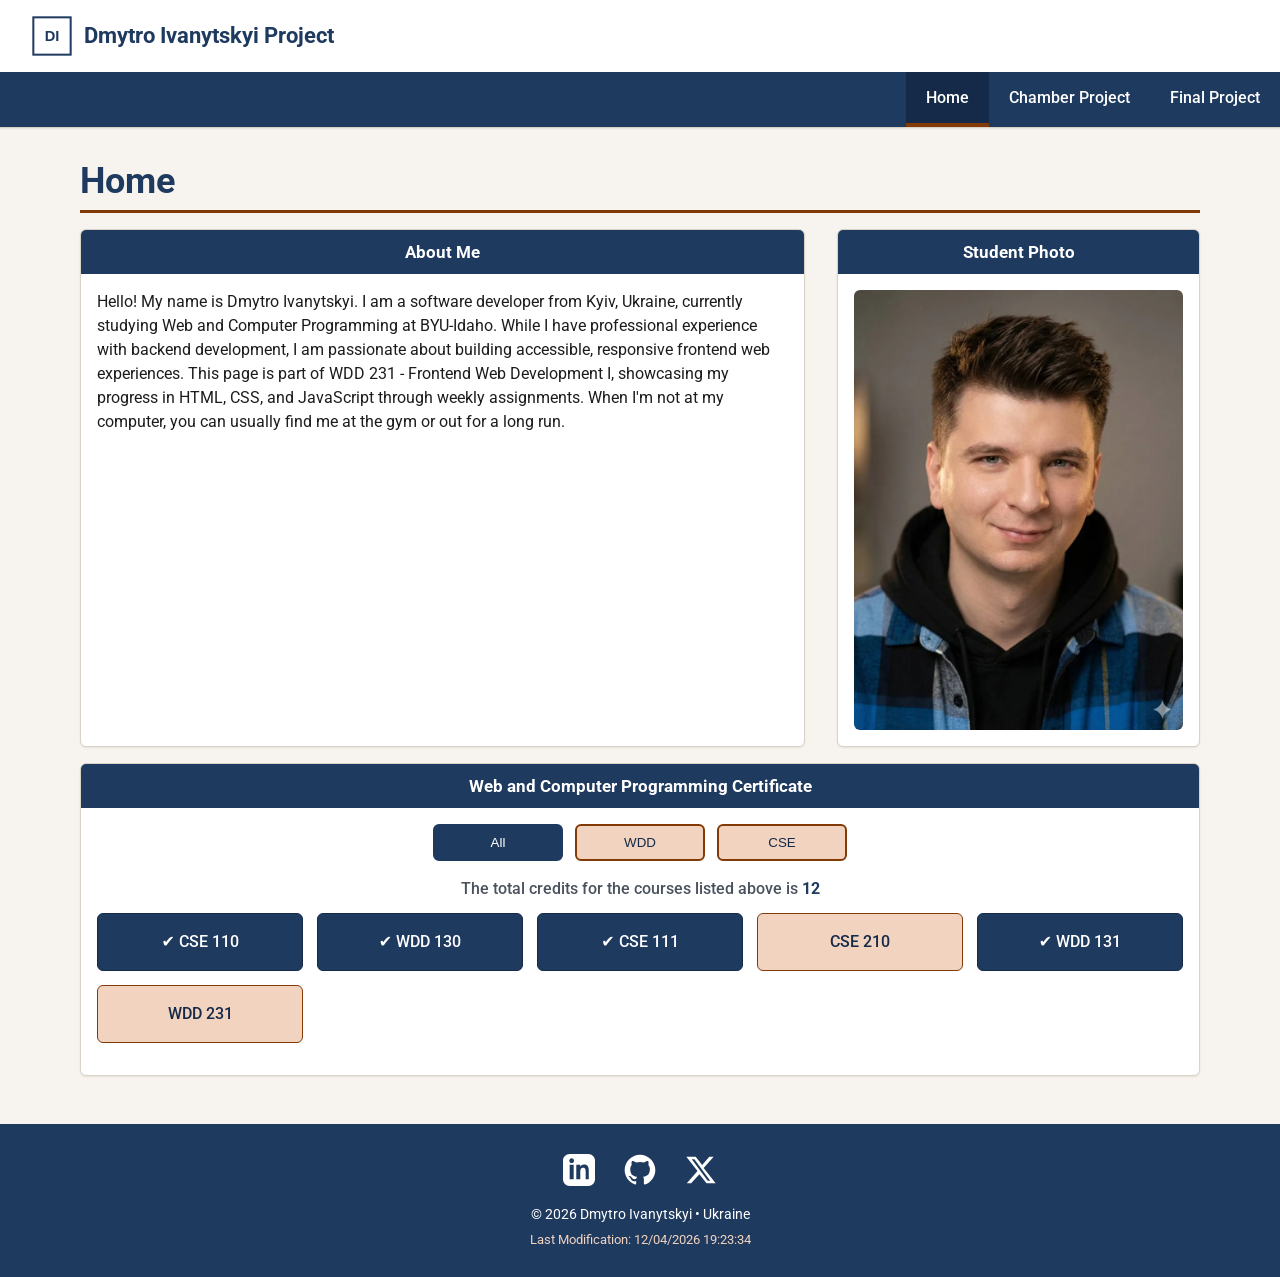
<file: index.html>
<!DOCTYPE html>
<html lang="en">
<head>
    <meta charset="UTF-8">
    <meta name="viewport" content="width=device-width, initial-scale=1.0">
    <title>WDD 231 - Course Home Page | Dmytro Ivanytskyi</title>
    <meta name="description" content="WDD 231 Course Home Page for Dmytro Ivanytskyi - Frontend Web Development I at BYU-Idaho. Includes course listings, completion status and contact information.">
    <meta name="author" content="Dmytro Ivanytskyi">

    <link rel="icon" href="images/favicon.svg" type="image/svg+xml">

    <link rel="preconnect" href="https://fonts.googleapis.com">
    <link rel="preconnect" href="https://fonts.gstatic.com" crossorigin>
    <link rel="stylesheet" href="https://fonts.googleapis.com/css2?family=Roboto:wght@400;500;700&display=swap">

    <link rel="stylesheet" href="styles/small.css">
    <link rel="stylesheet" href="styles/larger.css">

    <script src="scripts/navigation.js" defer></script>
    <script src="scripts/date.js" defer></script>
    <script src="scripts/course.js" defer></script>
</head>
<body>
    <header>
        <div class="header-content">
            <img class="logo" src="images/logo.svg" alt="Site logo - Dmytro Ivanytskyi" width="40" height="40">
            <span class="site-name">Dmytro Ivanytskyi Project</span>
            <button id="hamburger" class="hamburger" aria-label="Toggle navigation menu" aria-expanded="false" aria-controls="primary-nav">
                <span class="hamburger-icon"></span>
            </button>
        </div>
        <nav id="primary-nav" class="primary-nav">
            <ul>
                <li><a href="index.html" class="active" aria-current="page">Home</a></li>
                <li><a href="chamber/index.html">Chamber Project</a></li>
                <li><a href="project/index.html">Final Project</a></li>
            </ul>
        </nav>
    </header>

    <main>
        <h1>Home</h1>

        <div class="grid-top">
            <section class="card about">
                <h2>About Me</h2>
                <p>
                    Hello! My name is Dmytro Ivanytskyi. I am a software developer from Kyiv, Ukraine, 
                    currently studying Web and Computer Programming at BYU-Idaho. While I have professional 
                    experience with backend development, I am passionate about building accessible, responsive 
                    frontend web experiences. This page is part of WDD 231 - Frontend Web Development I, 
                    showcasing my progress in HTML, CSS, and JavaScript through weekly assignments. When I'm not 
                    at my computer, you can usually find me at the gym or out for a long run.
                </p>
            </section>

            <section class="card photo">
                <h2>Student Photo</h2>
                <img src="images/student-photo.webp" alt="Portrait of Dmytro Ivanytskyi" width="800" height="1072" loading="lazy">
            </section>
        </div>

        <section class="card courses-section">
            <h2>Web and Computer Programming Certificate</h2>
            <div class="filter-buttons" role="group" aria-label="Filter courses by subject">
                <button type="button" class="filter active" data-filter="all">All</button>
                <button type="button" class="filter" data-filter="WDD">WDD</button>
                <button type="button" class="filter" data-filter="CSE">CSE</button>
            </div>
            <p class="credits-summary">The total credits for the courses listed above is <span id="totalCredits">0</span></p>
            <div id="courseList" class="course-list" aria-live="polite"></div>
        </section>
    </main>

    <footer>
        <div class="social">
            <a href="https://www.linkedin.com/in/dmytro-ivanytskyi-a7187b201/" target="_blank" aria-label="LinkedIn profile">
                <img src="images/linkedin.svg" alt="LinkedIn" width="32" height="32">
            </a>
            <a href="https://github.com/Trident1998" target="_blank" aria-label="GitHub profile">
                <img src="images/github.svg" alt="GitHub" width="32" height="32">
            </a>
            <a href="https://x.com/" target="_blank" aria-label="X profile">
                <img src="images/x.svg" alt="X" width="32" height="32">
            </a>
        </div>
        <p class="copyright">&copy; <span id="currentyear"></span> Dmytro Ivanytskyi &bull; Ukraine</p>
        <p id="lastModified"></p>
    </footer>
</body>
</html>
</file>
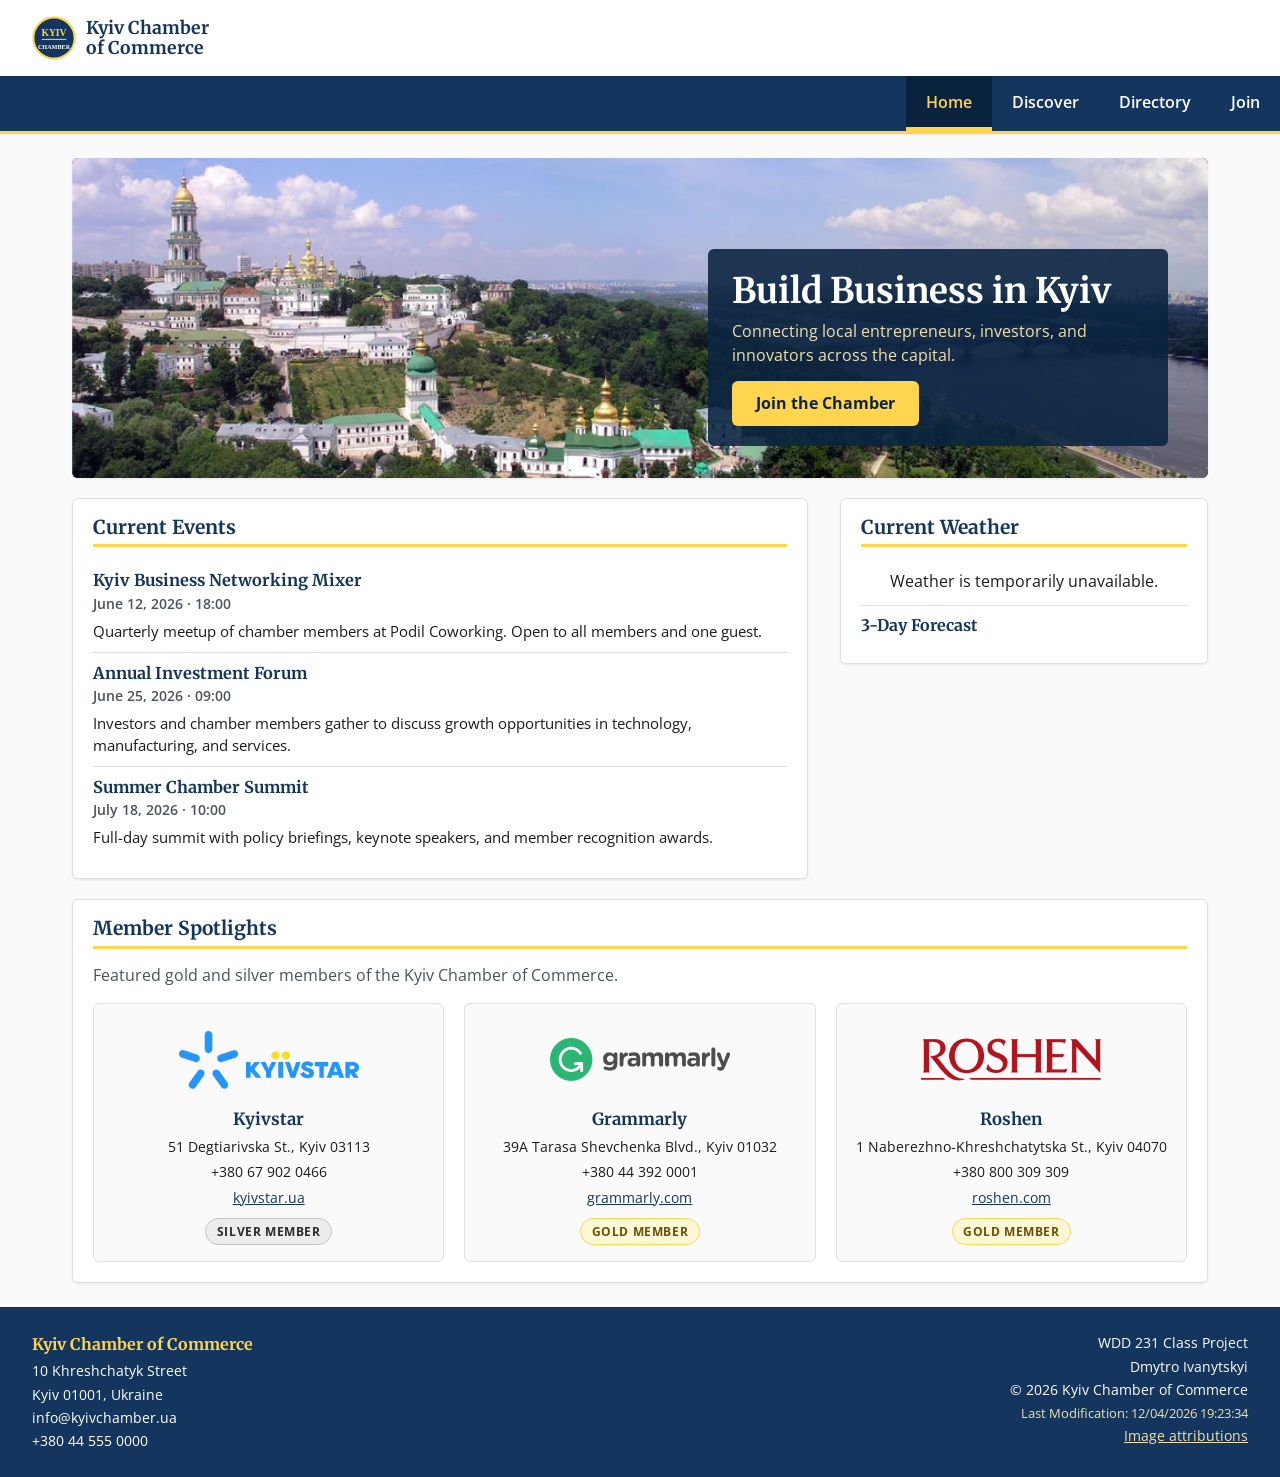
<file: chamber/index.html>
<!DOCTYPE html>
<html lang="en">
<head>
    <meta charset="UTF-8">
    <meta name="viewport" content="width=device-width, initial-scale=1.0">
    <title>Kyiv Chamber of Commerce - Home | WDD 231</title>
    <meta name="description" content="Official home page of the Kyiv Chamber of Commerce - connecting Kyiv businesses with events, networking, weather, and member spotlights.">
    <meta name="author" content="Dmytro Ivanytskyi">

    <meta property="og:title" content="Kyiv Chamber of Commerce - Home">
    <meta property="og:description" content="Connecting businesses across Kyiv - events, weather, and member spotlights.">
    <meta property="og:image" content="https://trident1998.github.io/wdd231/chamber/images/chamber-logo.svg">
    <meta property="og:url" content="https://trident1998.github.io/wdd231/chamber/index.html">

    <link rel="icon" href="images/chamber-favicon.svg" type="image/svg+xml">

    <link rel="preconnect" href="https://fonts.googleapis.com">
    <link rel="preconnect" href="https://fonts.gstatic.com" crossorigin>
    <link rel="stylesheet" href="https://fonts.googleapis.com/css2?family=Merriweather:wght@700&family=Open+Sans:wght@400;600;700&display=swap">

    <link rel="stylesheet" href="styles/normalize.css">
    <link rel="stylesheet" href="styles/small.css">
    <link rel="stylesheet" href="styles/larger.css">

    <script src="scripts/home.js" defer></script>
</head>
<body>
    <header class="site-header">
        <div class="header-inner">
            <a class="brand" href="index.html">
                <img class="brand-logo" src="images/chamber-logo.svg" alt="Kyiv Chamber of Commerce logo" width="48" height="48">
                <span class="brand-name">Kyiv Chamber<br>of Commerce</span>
            </a>
            <button id="hamburger" class="hamburger" aria-label="Toggle navigation menu" aria-expanded="false" aria-controls="primary-nav">
                <span class="hamburger-icon"></span>
            </button>
        </div>
        <nav id="primary-nav" class="primary-nav">
            <ul>
                <li><a href="index.html" class="active" aria-current="page">Home</a></li>
                <li><a href="discover.html">Discover</a></li>
                <li><a href="directory.html">Directory</a></li>
                <li><a href="join.html">Join</a></li>
            </ul>
        </nav>
    </header>

    <main>
        <section class="hero">
            <img class="hero-image" src="images/hero.webp" alt="Panorama of Kyiv-Pechersk Lavra and the Dnipro River" width="1023" height="352">
            <div class="hero-content">
                <h1>Build Business in Kyiv</h1>
                <p>Connecting local entrepreneurs, investors, and innovators across the capital.</p>
                <a class="cta" href="join.html">Join the Chamber</a>
            </div>
        </section>

        <div class="home-grid">
            <section class="card events-section">
                <h2>Current Events</h2>
                <article class="event">
                    <h3>Kyiv Business Networking Mixer</h3>
                    <p class="event-date">June 12, 2026 &middot; 18:00</p>
                    <p>Quarterly meetup of chamber members at Podil Coworking. Open to all members and one guest.</p>
                </article>
                <article class="event">
                    <h3>Annual Investment Forum</h3>
                    <p class="event-date">June 25, 2026 &middot; 09:00</p>
                    <p>Investors and chamber members gather to discuss growth opportunities in technology, manufacturing, and services.</p>
                </article>
                <article class="event">
                    <h3>Summer Chamber Summit</h3>
                    <p class="event-date">July 18, 2026 &middot; 10:00</p>
                    <p>Full-day summit with policy briefings, keynote speakers, and member recognition awards.</p>
                </article>
            </section>

            <section class="card weather-section">
                <h2>Current Weather</h2>
                <div id="weather-current" class="weather-current" aria-live="polite">
                    <p>Loading weather...</p>
                </div>
                <h3 class="forecast-title">3-Day Forecast</h3>
                <div id="weather-forecast" class="weather-forecast" aria-live="polite"></div>
            </section>
        </div>

        <section class="card spotlights-section">
            <h2>Member Spotlights</h2>
            <p class="section-intro">Featured gold and silver members of the Kyiv Chamber of Commerce.</p>
            <div id="spotlight-cards" class="spotlight-cards" aria-live="polite"></div>
        </section>
    </main>

    <footer class="site-footer">
        <div class="footer-inner">
            <div class="footer-contact">
                <p class="contact-name">Kyiv Chamber of Commerce</p>
                <p>10 Khreshchatyk Street</p>
                <p>Kyiv 01001, Ukraine</p>
                <p>info@kyivchamber.ua</p>
                <p>+380 44 555 0000</p>
            </div>
            <div class="footer-meta">
                <p>WDD 231 Class Project</p>
                <p>Dmytro Ivanytskyi</p>
                <p>&copy; <span id="currentyear"></span> Kyiv Chamber of Commerce</p>
                <p id="lastModified"></p>
                <p><a href="attributions.html">Image attributions</a></p>
            </div>
        </div>
    </footer>
</body>
</html>
</file>
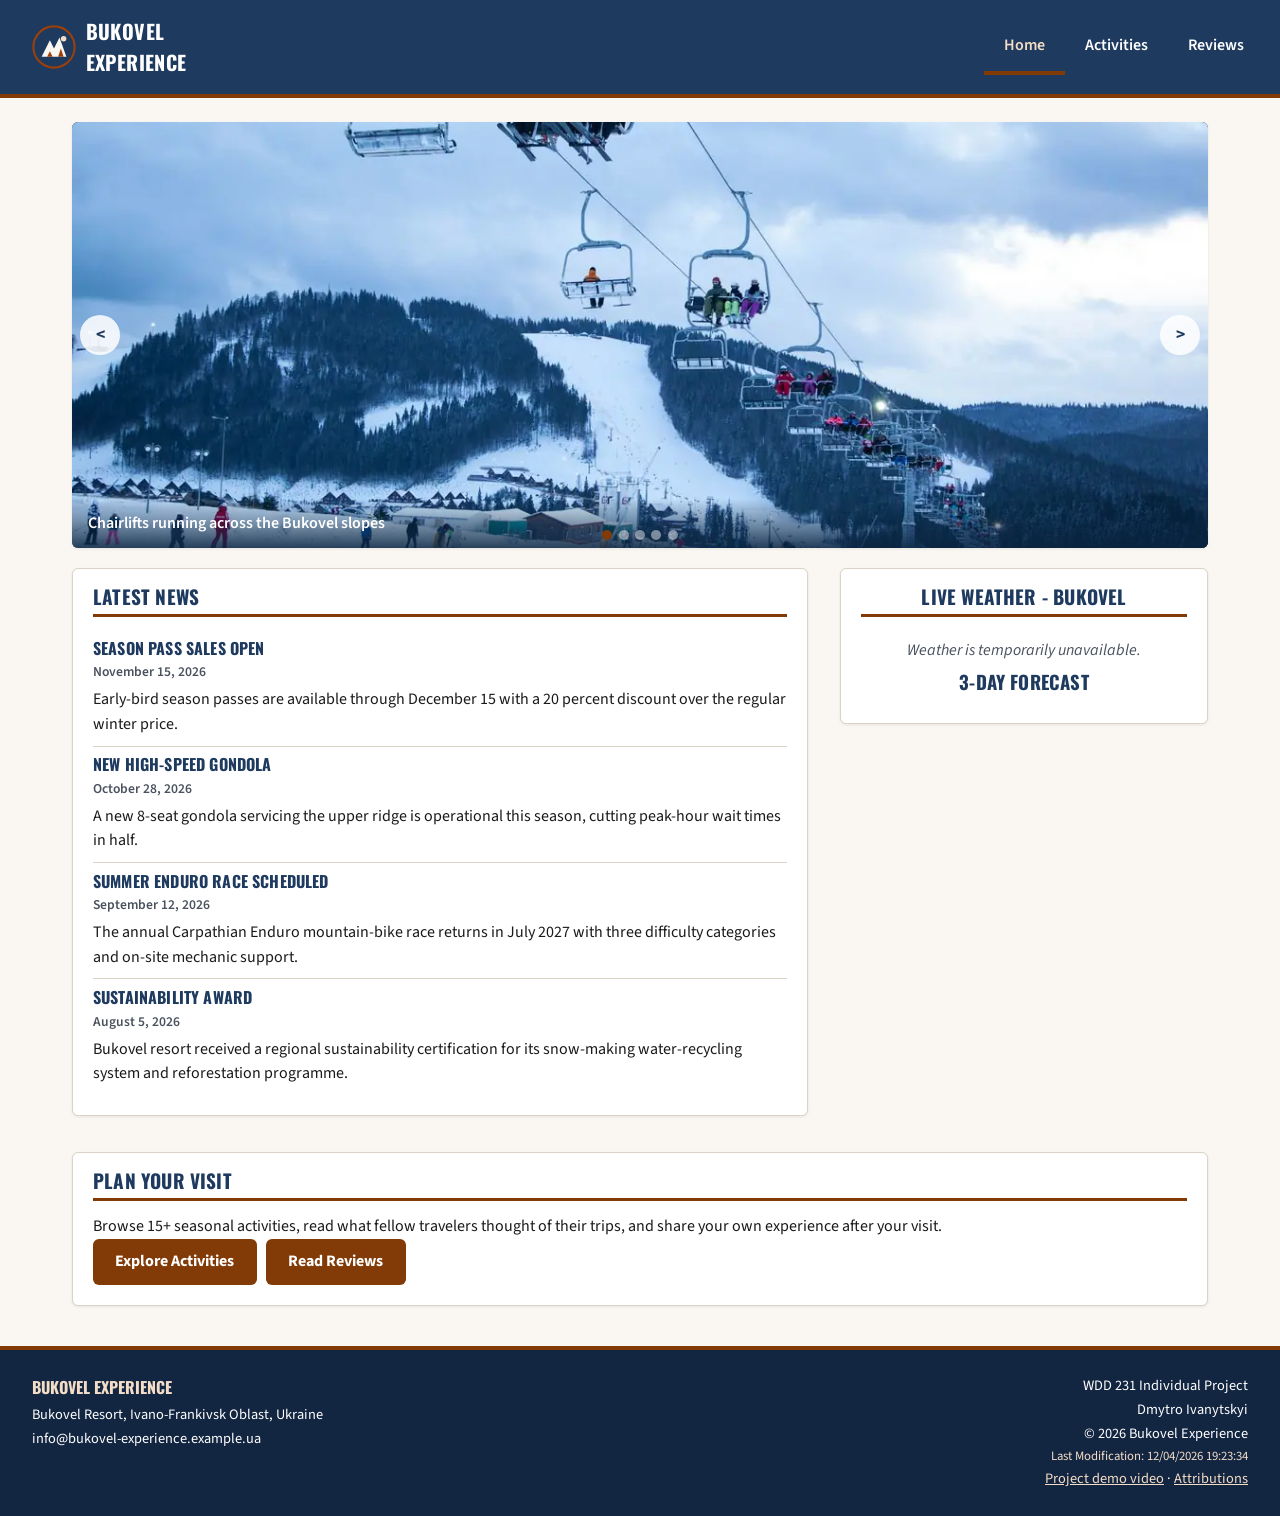
<file: project/index.html>
<!DOCTYPE html>
<html lang="en">
<head>
    <meta charset="UTF-8">
    <meta name="viewport" content="width=device-width, initial-scale=1.0">
    <title>Bukovel Experience - Home | WDD 231 Final Project</title>
    <meta name="description" content="Bukovel Experience - discover seasonal activities and visitor reviews of Ukraine's largest alpine resort in the Carpathian Mountains.">
    <meta name="author" content="Dmytro Ivanytskyi">

    <meta property="og:title" content="Bukovel Experience - Home">
    <meta property="og:description" content="Discover seasonal activities and reviews of Bukovel resort in the Ukrainian Carpathians.">
    <meta property="og:image" content="https://trident1998.github.io/wdd231/project/images/logo.svg">
    <meta property="og:url" content="https://trident1998.github.io/wdd231/project/index.html">

    <link rel="icon" href="images/favicon.svg" type="image/svg+xml">

    <link rel="preconnect" href="https://fonts.googleapis.com">
    <link rel="preconnect" href="https://fonts.gstatic.com" crossorigin>
    <link rel="stylesheet" href="https://fonts.googleapis.com/css2?family=Oswald:wght@500;600;700&family=Source+Sans+3:wght@400;600;700&display=swap">

    <link rel="stylesheet" href="styles/normalize.css">
    <link rel="stylesheet" href="styles/small.css">
    <link rel="stylesheet" href="styles/larger.css">

    <script type="module" src="scripts/home.js"></script>
</head>
<body>
    <header class="site-header">
        <div class="header-inner">
            <a class="brand" href="index.html">
                <img class="brand-logo" src="images/logo.svg" alt="Bukovel Experience logo" width="48" height="48">
                <span class="brand-name">Bukovel<br>Experience</span>
            </a>
            <button id="hamburger" class="hamburger" aria-label="Toggle navigation menu" aria-expanded="false" aria-controls="primary-nav">
                <span class="hamburger-icon"></span>
            </button>
        </div>
        <nav id="primary-nav" class="primary-nav">
            <ul>
                <li><a href="index.html" class="active" aria-current="page">Home</a></li>
                <li><a href="activities.html">Activities</a></li>
                <li><a href="reviews.html">Reviews</a></li>
            </ul>
        </nav>
    </header>

    <main>
        <section class="hero-carousel" aria-label="Bukovel highlights">
            <div id="carousel-track" class="carousel-track"></div>
            <button type="button" class="carousel-btn carousel-btn-prev" id="carousel-prev" aria-label="Previous slide">&lt;</button>
            <button type="button" class="carousel-btn carousel-btn-next" id="carousel-next" aria-label="Next slide">&gt;</button>
            <div id="carousel-dots" class="carousel-dots" role="tablist" aria-label="Carousel pagination"></div>
        </section>

        <div class="home-grid">
            <section class="card news-section">
                <h2>Latest News</h2>
                <div id="news-list" class="news-list" aria-live="polite">
                    <p class="coming-soon">News will load here.</p>
                </div>
            </section>

            <section class="card weather-widget">
                <h2>Live Weather - Bukovel</h2>
                <div id="weather-current" class="weather-current" aria-live="polite">
                    <p class="coming-soon">Loading weather...</p>
                </div>
                <h3 class="forecast-title">3-Day Forecast</h3>
                <div id="weather-forecast" class="forecast-list" aria-live="polite"></div>
            </section>
        </div>

        <section class="card">
            <h2>Plan Your Visit</h2>
            <p>Browse 15+ seasonal activities, read what fellow travelers thought of their trips, and share your own experience after your visit.</p>
            <p>
                <a class="cta" href="activities.html">Explore Activities</a>
                &nbsp;
                <a class="cta" href="reviews.html">Read Reviews</a>
            </p>
        </section>
    </main>

    <footer class="site-footer">
        <div class="footer-inner">
            <div class="footer-contact">
                <p class="contact-name">Bukovel Experience</p>
                <p>Bukovel Resort, Ivano-Frankivsk Oblast, Ukraine</p>
                <p>info@bukovel-experience.example.ua</p>
            </div>
            <div class="footer-meta">
                <p>WDD 231 Individual Project</p>
                <p>Dmytro Ivanytskyi</p>
                <p>&copy; <span id="currentyear"></span> Bukovel Experience</p>
                <p id="lastModified"></p>
                <p><a href="#" id="video-link">Project demo video</a> &middot; <a href="attributions.html">Attributions</a></p>
            </div>
        </div>
    </footer>
</body>
</html>
</file>
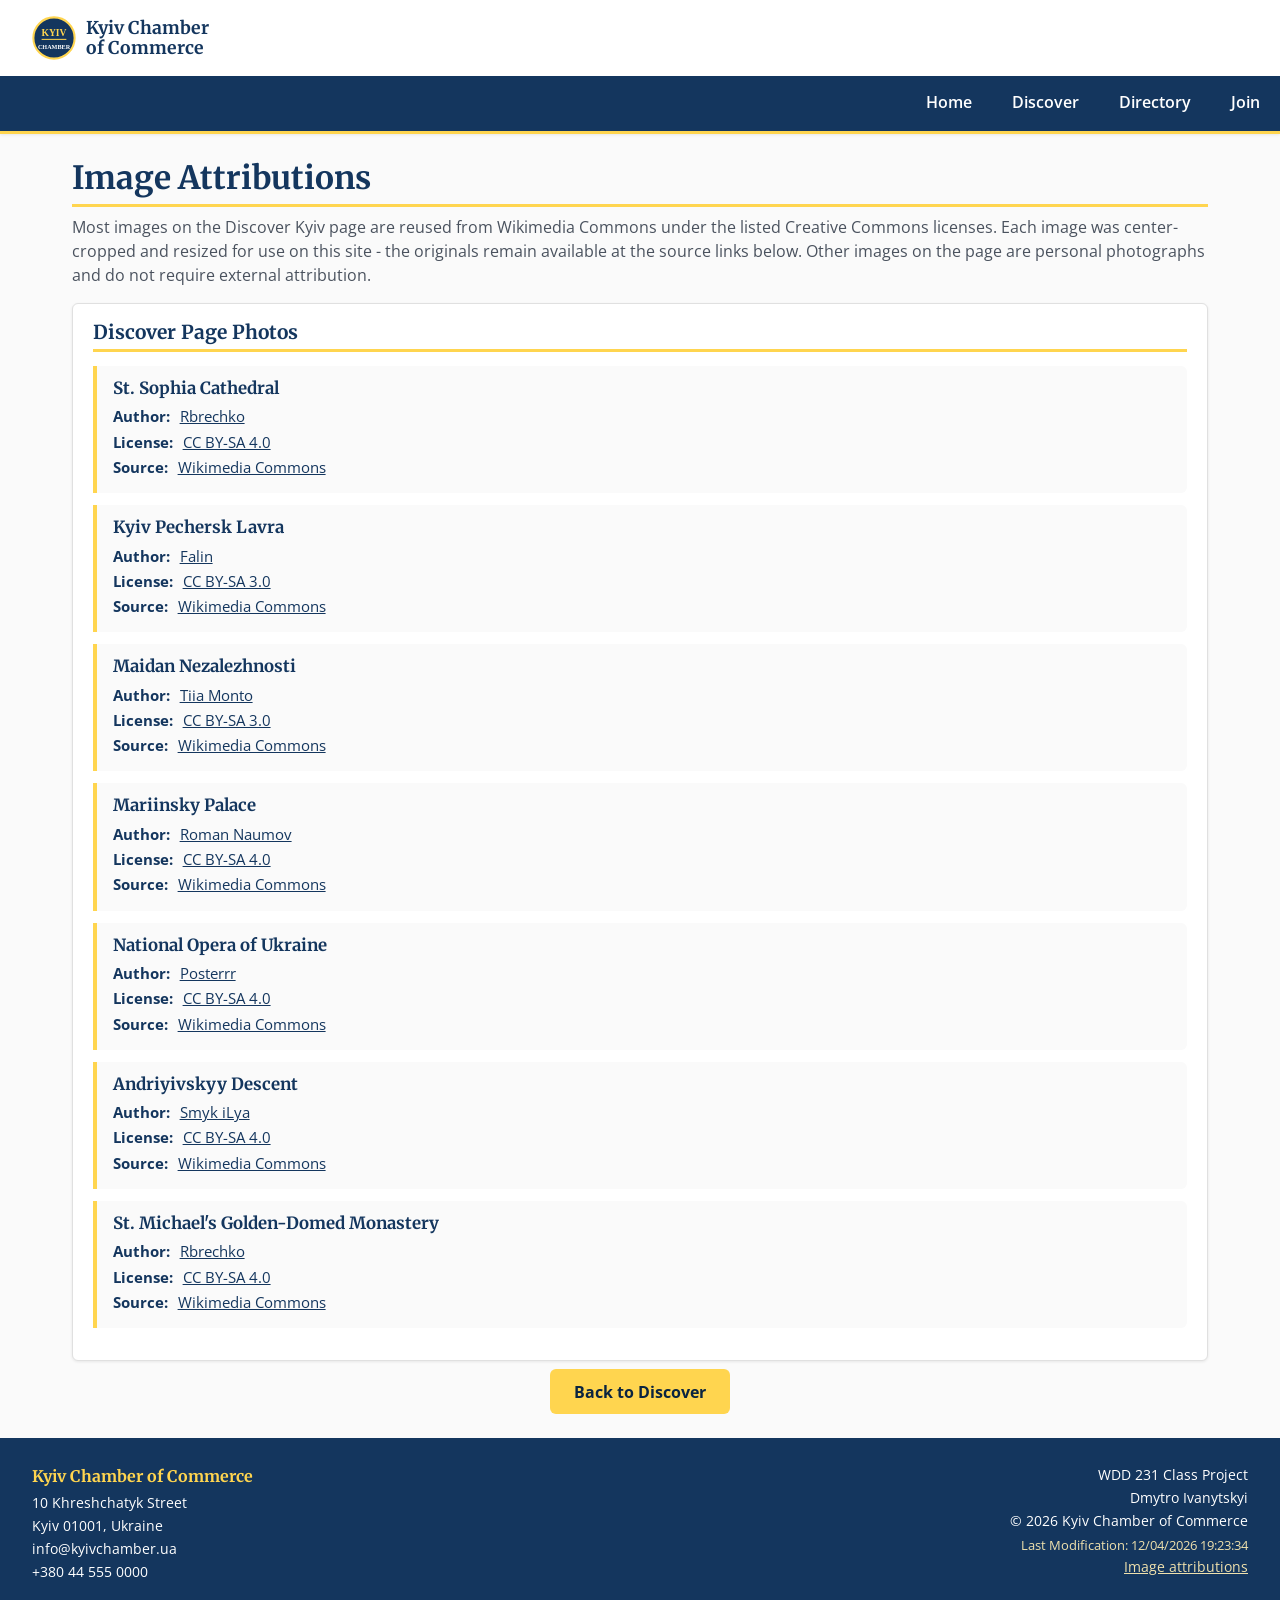
<file: chamber/attributions.html>
<!DOCTYPE html>
<html lang="en">
<head>
    <meta charset="UTF-8">
    <meta name="viewport" content="width=device-width, initial-scale=1.0">
    <title>Attributions - Kyiv Chamber of Commerce | WDD 231</title>
    <meta name="description" content="Image attributions for the Kyiv Chamber of Commerce website - sources, authors, and licenses for Wikimedia Commons photos used on the Discover page.">
    <meta name="author" content="Dmytro Ivanytskyi">

    <link rel="icon" href="images/chamber-favicon.svg" type="image/svg+xml">

    <link rel="preconnect" href="https://fonts.googleapis.com">
    <link rel="preconnect" href="https://fonts.gstatic.com" crossorigin>
    <link rel="stylesheet" href="https://fonts.googleapis.com/css2?family=Merriweather:wght@700&family=Open+Sans:wght@400;600;700&display=swap">

    <link rel="stylesheet" href="styles/normalize.css">
    <link rel="stylesheet" href="styles/small.css">
    <link rel="stylesheet" href="styles/larger.css">

    <script src="scripts/attributions.js" defer></script>
</head>
<body>
    <header class="site-header">
        <div class="header-inner">
            <a class="brand" href="index.html">
                <img class="brand-logo" src="images/chamber-logo.svg" alt="Kyiv Chamber of Commerce logo" width="48" height="48">
                <span class="brand-name">Kyiv Chamber<br>of Commerce</span>
            </a>
            <button id="hamburger" class="hamburger" aria-label="Toggle navigation menu" aria-expanded="false" aria-controls="primary-nav">
                <span class="hamburger-icon"></span>
            </button>
        </div>
        <nav id="primary-nav" class="primary-nav">
            <ul>
                <li><a href="index.html">Home</a></li>
                <li><a href="discover.html">Discover</a></li>
                <li><a href="directory.html">Directory</a></li>
                <li><a href="join.html">Join</a></li>
            </ul>
        </nav>
    </header>

    <main>
        <section class="page-intro">
            <h1>Image Attributions</h1>
            <p>Most images on the <a href="discover.html">Discover Kyiv</a> page are reused from Wikimedia Commons under the listed Creative Commons licenses. Each image was center-cropped and resized for use on this site - the originals remain available at the source links below. Other images on the page are personal photographs and do not require external attribution.</p>
        </section>

        <section class="card attributions-list">
            <h2>Discover Page Photos</h2>
                <article class="attr-item">
                    <h3>St. Sophia Cathedral</h3>
                    <p class="attr-row"><span class="attr-label">Author:</span> <span class="attr-value"><a href="//commons.wikimedia.org/wiki/User:Rbrechko" title="User:Rbrechko">Rbrechko</a></span></p>
                    <p class="attr-row"><span class="attr-label">License:</span> <a class="attr-license" href="https://creativecommons.org/licenses/by-sa/4.0" target="_blank">CC BY-SA 4.0</a></p>
                    <p class="attr-row"><span class="attr-label">Source:</span> <a href="https://commons.wikimedia.org/wiki/File:80-391-0151_Kyiv_St.Sophia%27s_Cathedral_RB_18_2_(cropped).jpg" target="_blank">Wikimedia Commons</a></p>
                </article>
                <article class="attr-item">
                    <h3>Kyiv Pechersk Lavra</h3>
                    <p class="attr-row"><span class="attr-label">Author:</span> <span class="attr-value"><a href="//commons.wikimedia.org/w/index.php?title=User:Fotofillin&amp;action=edit&amp;redlink=1" class="new" title="User:Fotofillin (page does not exist)">Falin</a></span></p>
                    <p class="attr-row"><span class="attr-label">License:</span> <a class="attr-license" href="https://creativecommons.org/licenses/by-sa/3.0" target="_blank">CC BY-SA 3.0</a></p>
                    <p class="attr-row"><span class="attr-label">Source:</span> <a href="https://commons.wikimedia.org/wiki/File:%D0%9B%D0%B0%D0%B2%D1%80%D0%B0.jpg" target="_blank">Wikimedia Commons</a></p>
                </article>
                <article class="attr-item">
                    <h3>Maidan Nezalezhnosti</h3>
                    <p class="attr-row"><span class="attr-label">Author:</span> <span class="attr-value"><a href="//commons.wikimedia.org/wiki/User:Kulmalukko" title="User:Kulmalukko">Tiia Monto</a></span></p>
                    <p class="attr-row"><span class="attr-label">License:</span> <a class="attr-license" href="https://creativecommons.org/licenses/by-sa/3.0" target="_blank">CC BY-SA 3.0</a></p>
                    <p class="attr-row"><span class="attr-label">Source:</span> <a href="https://commons.wikimedia.org/wiki/File:Maidan_Nezalezhnosti2.jpg" target="_blank">Wikimedia Commons</a></p>
                </article>
                <article class="attr-item">
                    <h3>Mariinsky Palace</h3>
                    <p class="attr-row"><span class="attr-label">Author:</span> <span class="attr-value"><a href="//commons.wikimedia.org/wiki/User:R_naumov" title="User:R naumov">Roman Naumov</a></span></p>
                    <p class="attr-row"><span class="attr-label">License:</span> <a class="attr-license" href="https://creativecommons.org/licenses/by-sa/4.0" target="_blank">CC BY-SA 4.0</a></p>
                    <p class="attr-row"><span class="attr-label">Source:</span> <a href="https://commons.wikimedia.org/wiki/File:%D0%9C%D0%B0%D1%80%D1%96%D1%97%D0%BD%D1%81%D1%8C%D0%BA%D0%B8%D0%B9_%D0%BF%D0%B0%D0%BB%D0%B0%D1%86_%D0%B2_%D0%9A%D0%B8%D1%94%D0%B2%D1%96_(cropped).jpg" target="_blank">Wikimedia Commons</a></p>
                </article>
                <article class="attr-item">
                    <h3>National Opera of Ukraine</h3>
                    <p class="attr-row"><span class="attr-label">Author:</span> <span class="attr-value"><a href="//commons.wikimedia.org/wiki/User:Posterrr" title="User:Posterrr">Posterrr</a></span></p>
                    <p class="attr-row"><span class="attr-label">License:</span> <a class="attr-license" href="https://creativecommons.org/licenses/by-sa/4.0" target="_blank">CC BY-SA 4.0</a></p>
                    <p class="attr-row"><span class="attr-label">Source:</span> <a href="https://commons.wikimedia.org/wiki/File:%D0%9D%D0%B0%D1%86%D1%96%D0%BE%D0%BD%D0%B0%D0%BB%D1%8C%D0%BD%D0%B8%D0%B9_%D0%B0%D0%BA%D0%B0%D0%B4%D0%B5%D0%BC%D1%96%D1%87%D0%BD%D0%B8%D0%B9_%D1%82%D0%B5%D0%B0%D1%82%D1%80_%D0%BE%D0%BF%D0%B5%D1%80%D0%B8_%D1%82%D0%B0_%D0%B1%D0%B0%D0%BB%D0%B5%D1%82%D1%83_%D0%A3%D0%BA%D1%80%D0%B0%D1%97%D0%BD%D0%B8_%D1%96%D0%BC%D0%B5%D0%BD%D1%96_%D0%A2%D0%B0%D1%80%D0%B0%D1%81%D0%B0_%D0%A8%D0%B5%D0%B2%D1%87%D0%B5%D0%BD%D0%BA%D0%B0_DSC_5329_%D0%92%D0%BE%D0%BB%D0%BE%D0%B4%D0%B8%D0%BC%D0%B8%D1%80%D1%81%D1%8C%D0%BA%D0%B0_%D0%B2%D1%83%D0%BB.,_50.jpg" target="_blank">Wikimedia Commons</a></p>
                </article>
                <article class="attr-item">
                    <h3>Andriyivskyy Descent</h3>
                    <p class="attr-row"><span class="attr-label">Author:</span> <span class="attr-value"><a href="//commons.wikimedia.org/w/index.php?title=User:Smyk_iLya&amp;action=edit&amp;redlink=1" class="new" title="User:Smyk iLya (page does not exist)">Smyk iLya</a></span></p>
                    <p class="attr-row"><span class="attr-label">License:</span> <a class="attr-license" href="https://creativecommons.org/licenses/by-sa/4.0" target="_blank">CC BY-SA 4.0</a></p>
                    <p class="attr-row"><span class="attr-label">Source:</span> <a href="https://commons.wikimedia.org/wiki/File:%D0%90%D0%BD%D0%B4%D1%80%D1%96%D1%97%D0%B2%D1%81%D1%8C%D0%BA%D0%B8%D0%B9_%D1%83%D0%B7%D0%B2%D1%96%D0%B7.%D0%90%D0%BD%D0%B4%D1%80%D1%96%D1%97%D0%B2%D1%81%D1%8C%D0%BA%D0%B0_%D1%86%D0%B5%D1%80%D0%BA%D0%B2%D0%B0._%D0%9A%D0%B8%D1%97%D0%B2.jpg" target="_blank">Wikimedia Commons</a></p>
                </article>
                <article class="attr-item">
                    <h3>St. Michael's Golden-Domed Monastery</h3>
                    <p class="attr-row"><span class="attr-label">Author:</span> <span class="attr-value"><a href="//commons.wikimedia.org/wiki/User:Rbrechko" title="User:Rbrechko">Rbrechko</a></span></p>
                    <p class="attr-row"><span class="attr-label">License:</span> <a class="attr-license" href="https://creativecommons.org/licenses/by-sa/4.0" target="_blank">CC BY-SA 4.0</a></p>
                    <p class="attr-row"><span class="attr-label">Source:</span> <a href="https://commons.wikimedia.org/wiki/File:80-391-9007_Kyiv_St.Michael%27s_Golden-Domed_Monastery_RB_18_(cropped).jpg" target="_blank">Wikimedia Commons</a></p>
                </article>
        </section>

        <p class="back-link-row"><a class="cta" href="discover.html">Back to Discover</a></p>
    </main>

    <footer class="site-footer">
        <div class="footer-inner">
            <div class="footer-contact">
                <p class="contact-name">Kyiv Chamber of Commerce</p>
                <p>10 Khreshchatyk Street</p>
                <p>Kyiv 01001, Ukraine</p>
                <p>info@kyivchamber.ua</p>
                <p>+380 44 555 0000</p>
            </div>
            <div class="footer-meta">
                <p>WDD 231 Class Project</p>
                <p>Dmytro Ivanytskyi</p>
                <p>&copy; <span id="currentyear"></span> Kyiv Chamber of Commerce</p>
                <p id="lastModified"></p>
                <p><a href="attributions.html">Image attributions</a></p>
            </div>
        </div>
    </footer>
</body>
</html>
</file>
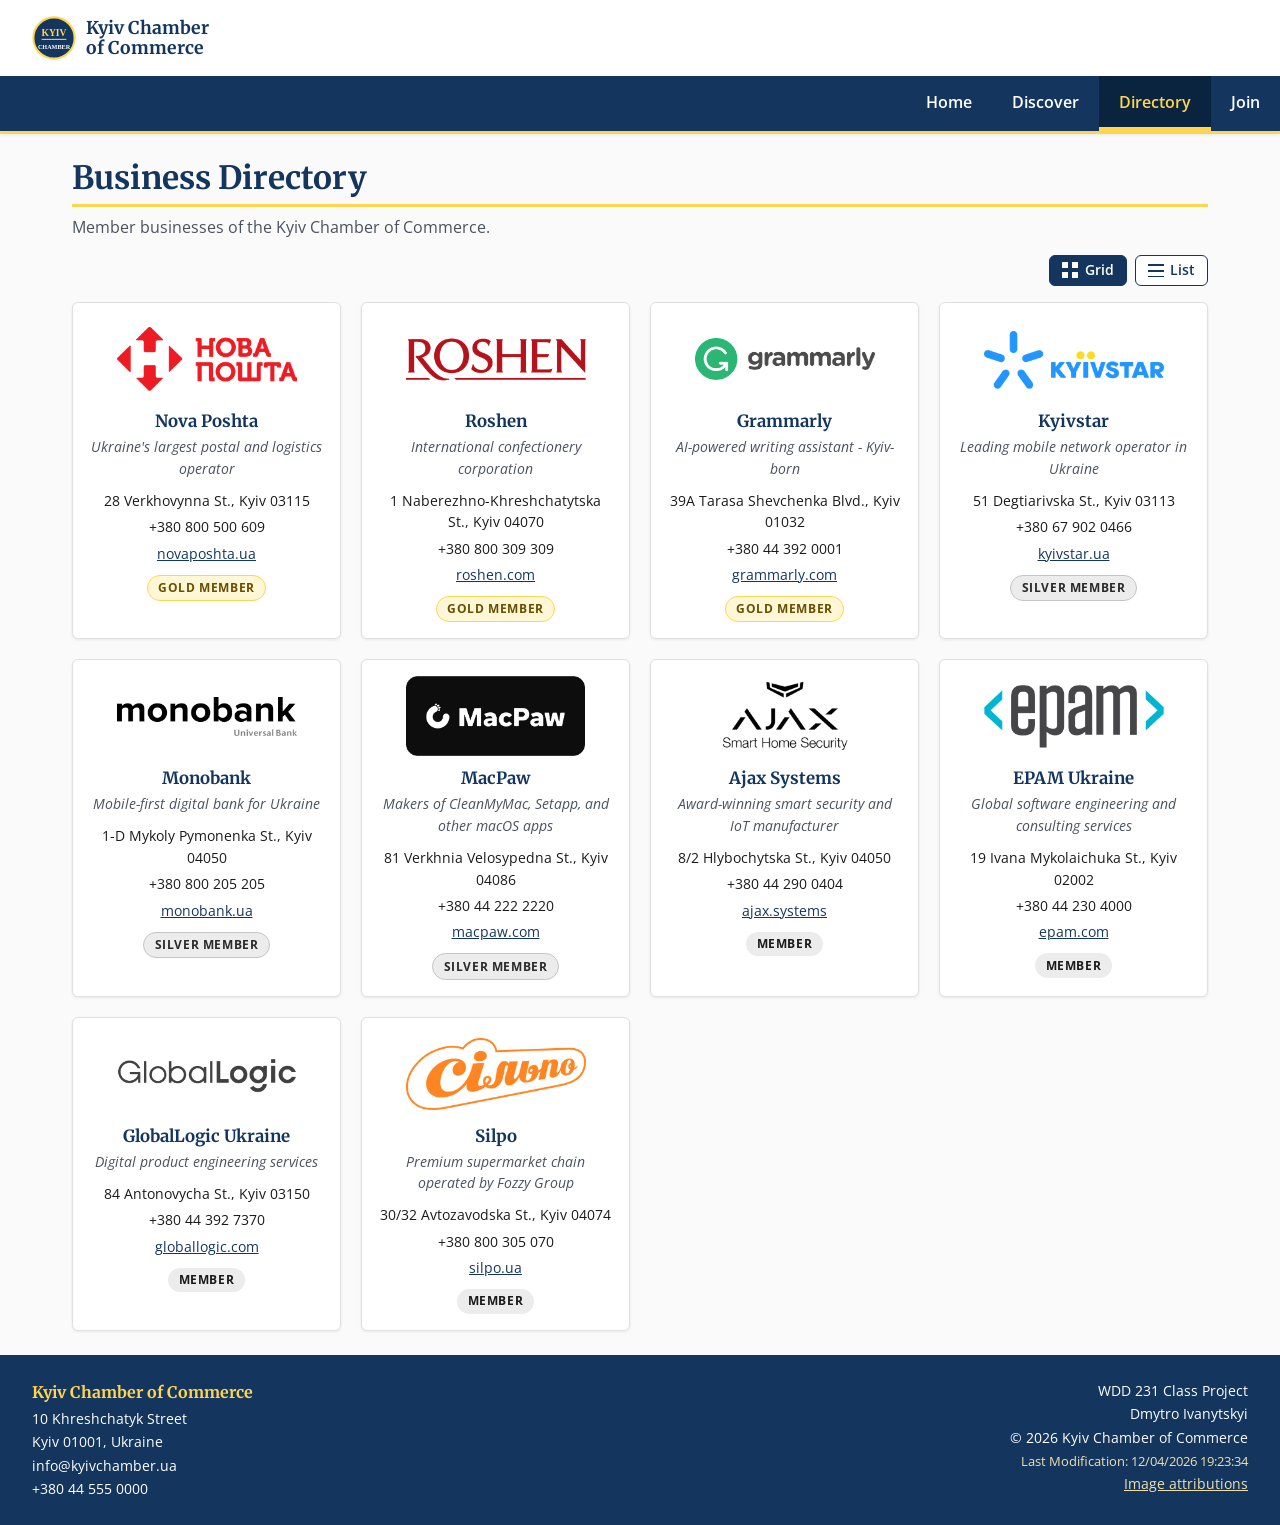
<file: chamber/directory.html>
<!DOCTYPE html>
<html lang="en">
<head>
    <meta charset="UTF-8">
    <meta name="viewport" content="width=device-width, initial-scale=1.0">
    <title>Business Directory - Kyiv Chamber of Commerce | WDD 231</title>
    <meta name="description" content="Member business directory for the Kyiv Chamber of Commerce - search local businesses, view membership levels, and switch between grid and list views.">
    <meta name="author" content="Dmytro Ivanytskyi">

    <meta property="og:title" content="Business Directory - Kyiv Chamber of Commerce">
    <meta property="og:description" content="Browse member businesses of the Kyiv Chamber of Commerce.">
    <meta property="og:image" content="https://trident1998.github.io/wdd231/chamber/images/chamber-logo.svg">
    <meta property="og:url" content="https://trident1998.github.io/wdd231/chamber/directory.html">

    <link rel="icon" href="images/chamber-favicon.svg" type="image/svg+xml">

    <link rel="preconnect" href="https://fonts.googleapis.com">
    <link rel="preconnect" href="https://fonts.gstatic.com" crossorigin>
    <link rel="stylesheet" href="https://fonts.googleapis.com/css2?family=Merriweather:wght@700&family=Open+Sans:wght@400;600;700&display=swap">

    <link rel="stylesheet" href="styles/normalize.css">
    <link rel="stylesheet" href="styles/small.css">
    <link rel="stylesheet" href="styles/larger.css">

    <script src="scripts/directory.js" defer></script>
</head>
<body>
    <header class="site-header">
        <div class="header-inner">
            <a class="brand" href="index.html">
                <img class="brand-logo" src="images/chamber-logo.svg" alt="Kyiv Chamber of Commerce logo" width="48" height="48">
                <span class="brand-name">Kyiv Chamber<br>of Commerce</span>
            </a>
            <button id="hamburger" class="hamburger" aria-label="Toggle navigation menu" aria-expanded="false" aria-controls="primary-nav">
                <span class="hamburger-icon"></span>
            </button>
        </div>
        <nav id="primary-nav" class="primary-nav">
            <ul>
                <li><a href="index.html">Home</a></li>
                <li><a href="discover.html">Discover</a></li>
                <li><a href="directory.html" class="active" aria-current="page">Directory</a></li>
                <li><a href="join.html">Join</a></li>
            </ul>
        </nav>
    </header>

    <main>
        <section class="page-intro">
            <h1>Business Directory</h1>
            <p>Member businesses of the Kyiv Chamber of Commerce.</p>
        </section>

        <section class="view-controls" aria-label="Choose directory layout">
            <button type="button" id="view-grid" class="view-btn active" aria-pressed="true" aria-label="Grid view">
                <span class="icon-grid" aria-hidden="true"></span>
                <span class="view-label">Grid</span>
            </button>
            <button type="button" id="view-list" class="view-btn" aria-pressed="false" aria-label="List view">
                <span class="icon-list" aria-hidden="true"></span>
                <span class="view-label">List</span>
            </button>
        </section>

        <section id="members" class="members grid" aria-live="polite"></section>
    </main>

    <footer class="site-footer">
        <div class="footer-inner">
            <div class="footer-contact">
                <p class="contact-name">Kyiv Chamber of Commerce</p>
                <p>10 Khreshchatyk Street</p>
                <p>Kyiv 01001, Ukraine</p>
                <p>info@kyivchamber.ua</p>
                <p>+380 44 555 0000</p>
            </div>
            <div class="footer-meta">
                <p>WDD 231 Class Project</p>
                <p>Dmytro Ivanytskyi</p>
                <p>&copy; <span id="currentyear"></span> Kyiv Chamber of Commerce</p>
                <p id="lastModified"></p>
                <p><a href="attributions.html">Image attributions</a></p>
            </div>
        </div>
    </footer>
</body>
</html>
</file>
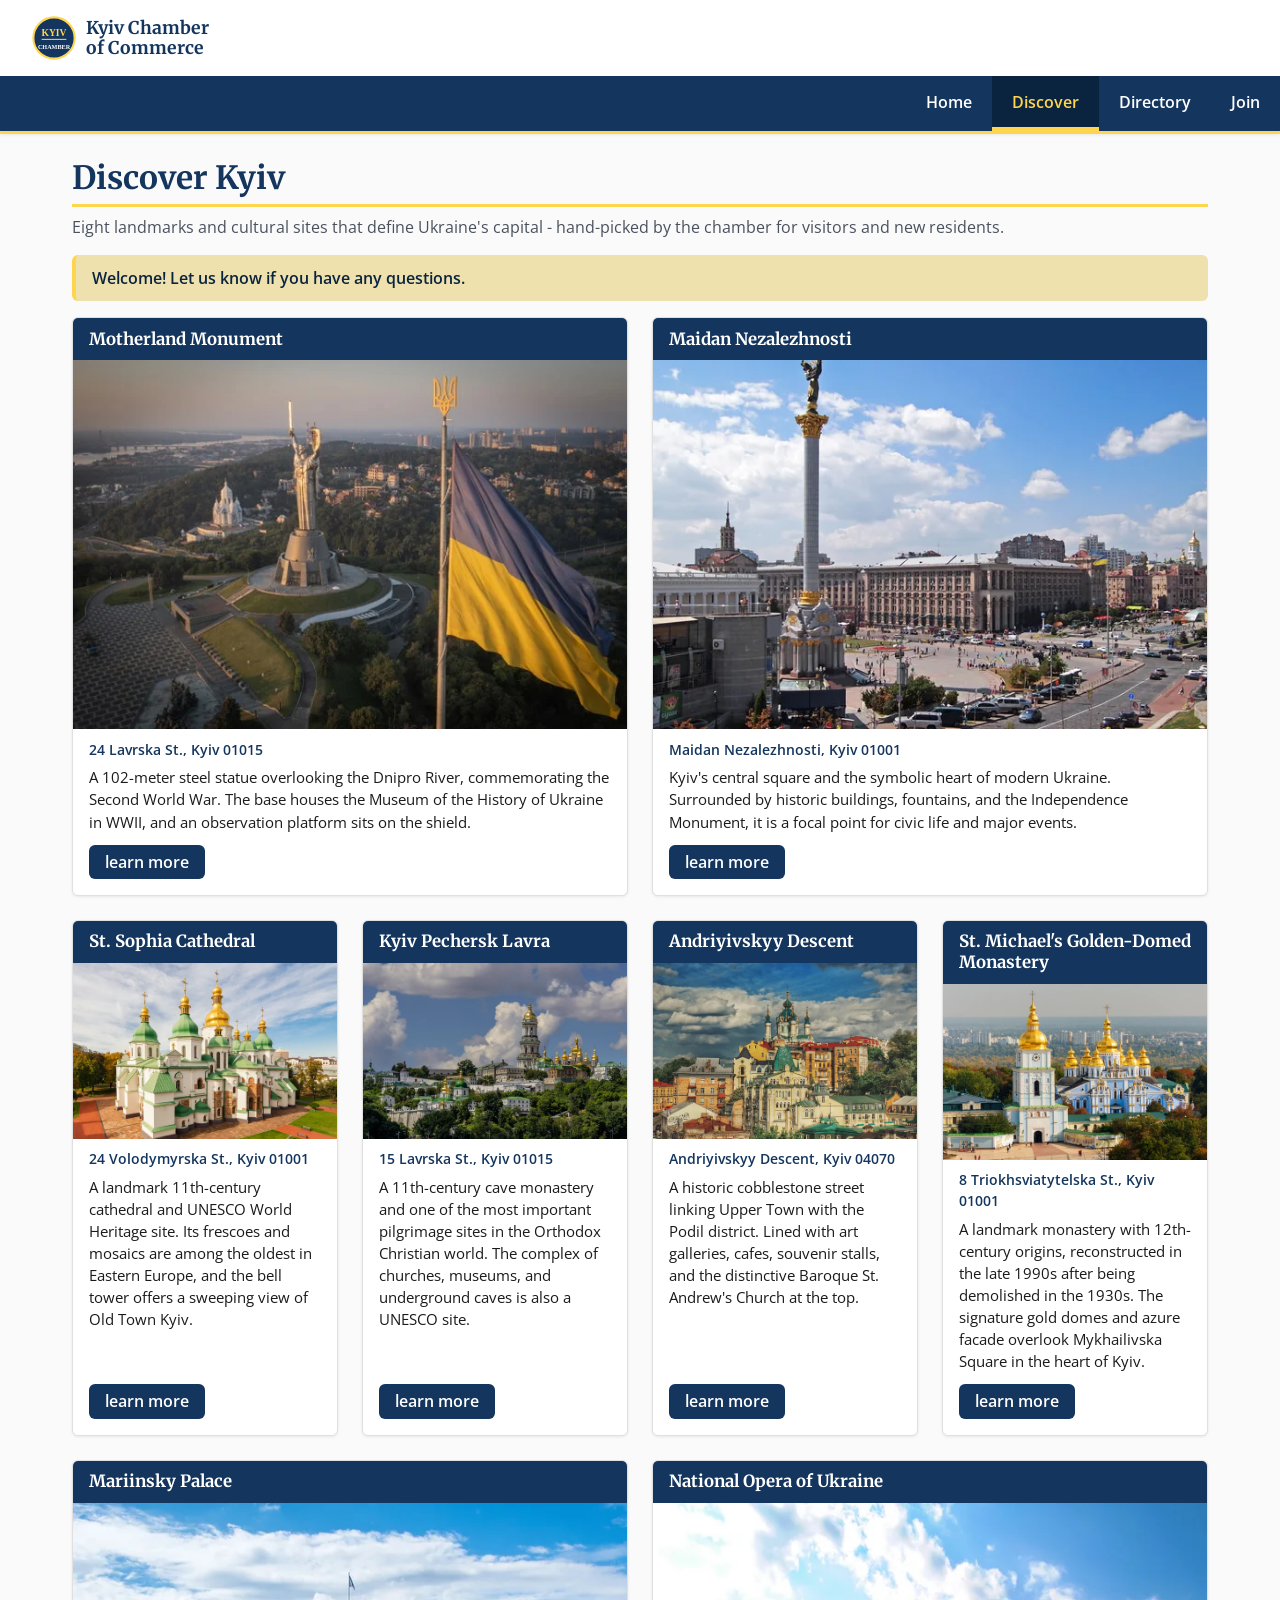
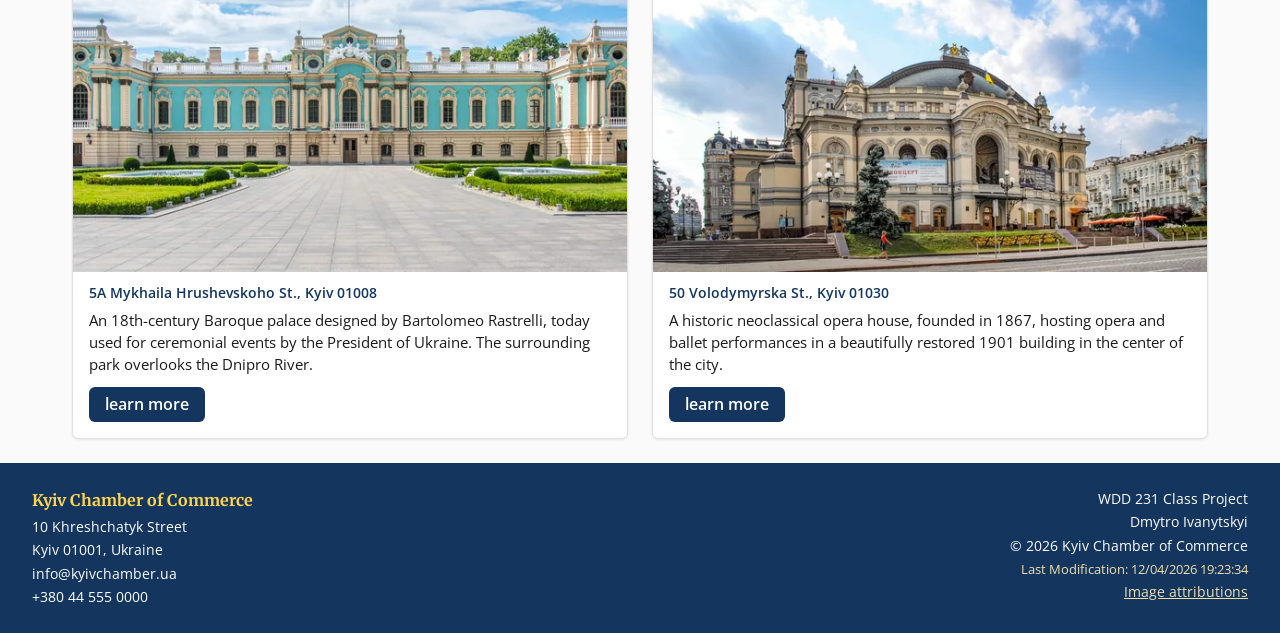
<file: chamber/discover.html>
<!DOCTYPE html>
<html lang="en">
<head>
    <meta charset="UTF-8">
    <meta name="viewport" content="width=device-width, initial-scale=1.0">
    <title>Discover Kyiv - Kyiv Chamber of Commerce | WDD 231</title>
    <meta name="description" content="Discover Kyiv - eight cultural and historic landmarks chosen by the Kyiv Chamber of Commerce as must-see points of interest in the Ukrainian capital.">
    <meta name="author" content="Dmytro Ivanytskyi">

    <meta property="og:title" content="Discover Kyiv - Kyiv Chamber of Commerce">
    <meta property="og:description" content="Eight must-see Kyiv landmarks curated by the chamber.">
    <meta property="og:image" content="https://trident1998.github.io/wdd231/chamber/images/chamber-logo.svg">
    <meta property="og:url" content="https://trident1998.github.io/wdd231/chamber/discover.html">

    <link rel="icon" href="images/chamber-favicon.svg" type="image/svg+xml">

    <link rel="preconnect" href="https://fonts.googleapis.com">
    <link rel="preconnect" href="https://fonts.gstatic.com" crossorigin>
    <link rel="stylesheet" href="https://fonts.googleapis.com/css2?family=Merriweather:wght@700&family=Open+Sans:wght@400;600;700&display=swap">

    <link rel="stylesheet" href="styles/normalize.css">
    <link rel="stylesheet" href="styles/small.css">
    <link rel="stylesheet" href="styles/larger.css">

    <script type="module" src="scripts/discover.js"></script>
</head>
<body>
    <header class="site-header">
        <div class="header-inner">
            <a class="brand" href="index.html">
                <img class="brand-logo" src="images/chamber-logo.svg" alt="Kyiv Chamber of Commerce logo" width="48" height="48">
                <span class="brand-name">Kyiv Chamber<br>of Commerce</span>
            </a>
            <button id="hamburger" class="hamburger" aria-label="Toggle navigation menu" aria-expanded="false" aria-controls="primary-nav">
                <span class="hamburger-icon"></span>
            </button>
        </div>
        <nav id="primary-nav" class="primary-nav">
            <ul>
                <li><a href="index.html">Home</a></li>
                <li><a href="discover.html" class="active" aria-current="page">Discover</a></li>
                <li><a href="directory.html">Directory</a></li>
                <li><a href="join.html">Join</a></li>
            </ul>
        </nav>
    </header>

    <main>
        <section class="page-intro">
            <h1>Discover Kyiv</h1>
            <p>Eight landmarks and cultural sites that define Ukraine's capital - hand-picked by the chamber for visitors and new residents.</p>
        </section>

        <p id="visit-message" class="visit-message" aria-live="polite"></p>

        <section id="discover-grid" class="discover-grid" aria-label="Points of interest"></section>
    </main>

    <footer class="site-footer">
        <div class="footer-inner">
            <div class="footer-contact">
                <p class="contact-name">Kyiv Chamber of Commerce</p>
                <p>10 Khreshchatyk Street</p>
                <p>Kyiv 01001, Ukraine</p>
                <p>info@kyivchamber.ua</p>
                <p>+380 44 555 0000</p>
            </div>
            <div class="footer-meta">
                <p>WDD 231 Class Project</p>
                <p>Dmytro Ivanytskyi</p>
                <p>&copy; <span id="currentyear"></span> Kyiv Chamber of Commerce</p>
                <p id="lastModified"></p>
                <p><a href="attributions.html">Image attributions</a></p>
            </div>
        </div>
    </footer>
</body>
</html>
</file>
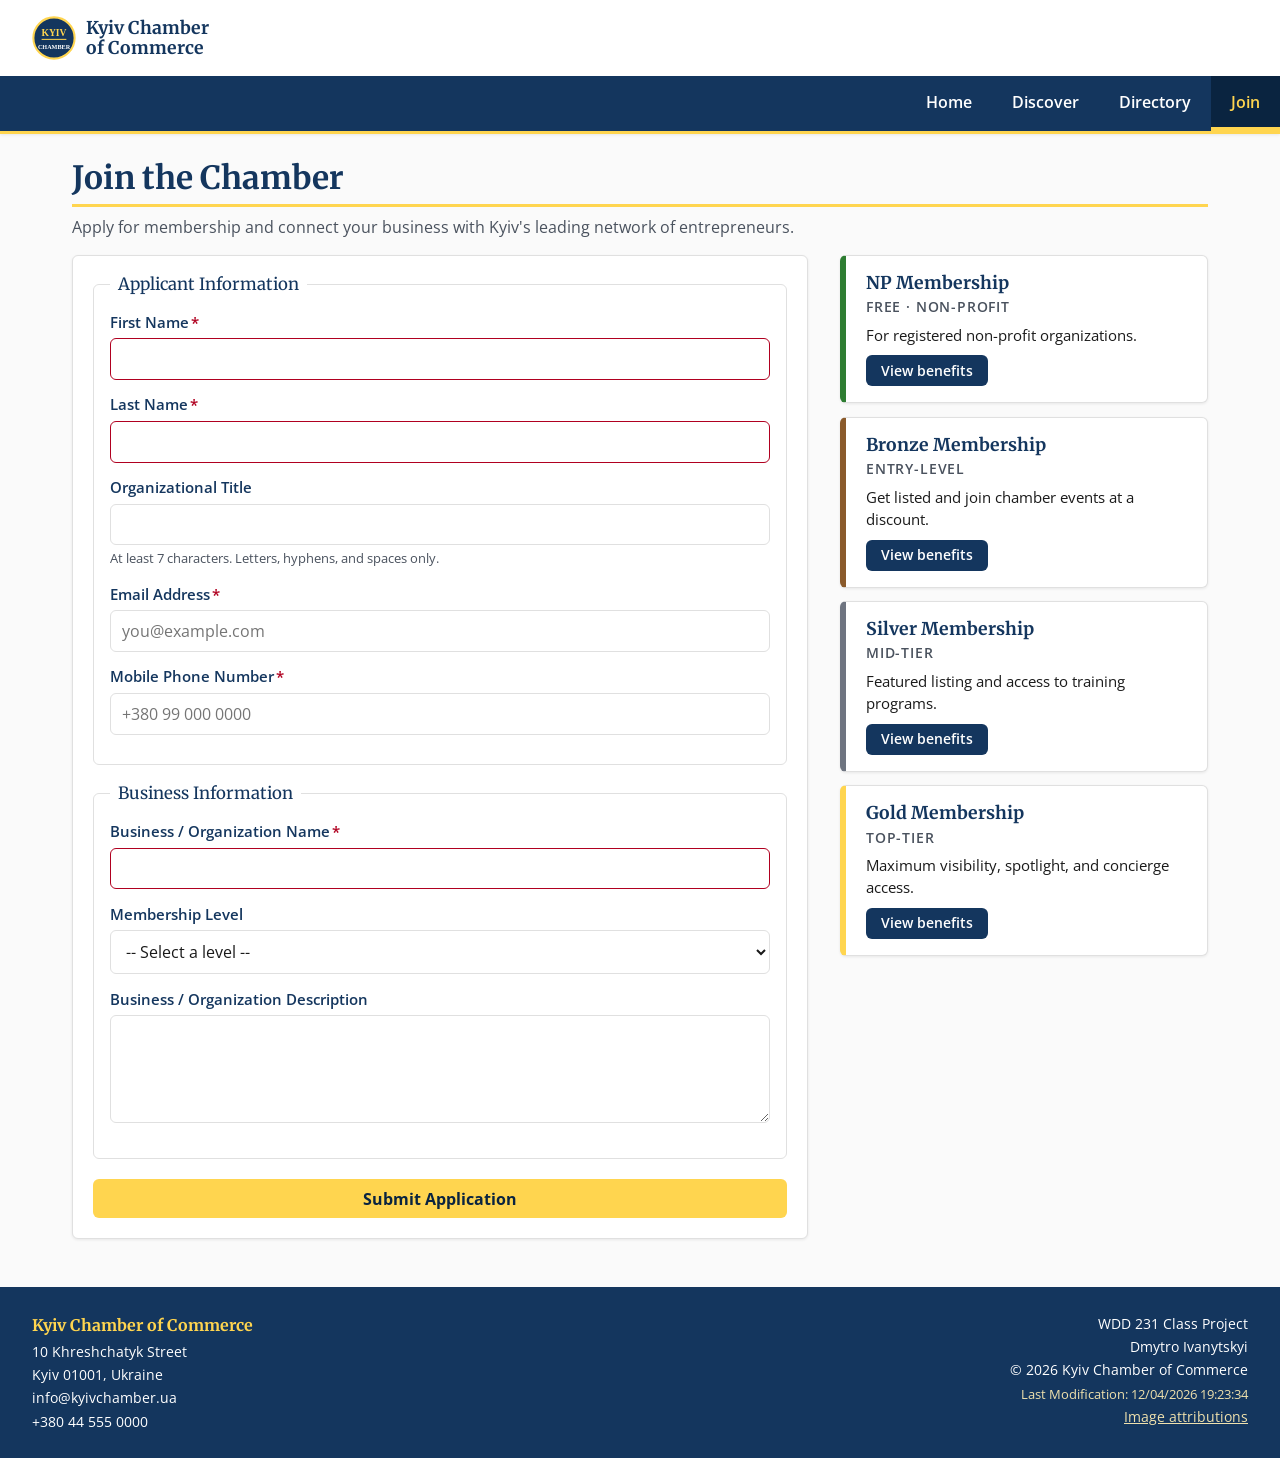
<file: chamber/join.html>
<!DOCTYPE html>
<html lang="en">
<head>
    <meta charset="UTF-8">
    <meta name="viewport" content="width=device-width, initial-scale=1.0">
    <title>Join the Kyiv Chamber of Commerce | WDD 231</title>
    <meta name="description" content="Apply to join the Kyiv Chamber of Commerce - choose a membership level and submit your application to connect with the Kyiv business community.">
    <meta name="author" content="Dmytro Ivanytskyi">

    <meta property="og:title" content="Join the Kyiv Chamber of Commerce">
    <meta property="og:description" content="Apply for chamber membership and join the Kyiv business community.">
    <meta property="og:image" content="https://trident1998.github.io/wdd231/chamber/images/chamber-logo.svg">
    <meta property="og:url" content="https://trident1998.github.io/wdd231/chamber/join.html">

    <link rel="icon" href="images/chamber-favicon.svg" type="image/svg+xml">

    <link rel="preconnect" href="https://fonts.googleapis.com">
    <link rel="preconnect" href="https://fonts.gstatic.com" crossorigin>
    <link rel="stylesheet" href="https://fonts.googleapis.com/css2?family=Merriweather:wght@700&family=Open+Sans:wght@400;600;700&display=swap">

    <link rel="stylesheet" href="styles/normalize.css">
    <link rel="stylesheet" href="styles/small.css">
    <link rel="stylesheet" href="styles/larger.css">

    <script src="scripts/join.js" defer></script>
</head>
<body>
    <header class="site-header">
        <div class="header-inner">
            <a class="brand" href="index.html">
                <img class="brand-logo" src="images/chamber-logo.svg" alt="Kyiv Chamber of Commerce logo" width="48" height="48">
                <span class="brand-name">Kyiv Chamber<br>of Commerce</span>
            </a>
            <button id="hamburger" class="hamburger" aria-label="Toggle navigation menu" aria-expanded="false" aria-controls="primary-nav">
                <span class="hamburger-icon"></span>
            </button>
        </div>
        <nav id="primary-nav" class="primary-nav">
            <ul>
                <li><a href="index.html">Home</a></li>
                <li><a href="discover.html">Discover</a></li>
                <li><a href="directory.html">Directory</a></li>
                <li><a href="join.html" class="active" aria-current="page">Join</a></li>
            </ul>
        </nav>
    </header>

    <main>
        <section class="page-intro">
            <h1>Join the Chamber</h1>
            <p>Apply for membership and connect your business with Kyiv's leading network of entrepreneurs.</p>
        </section>

        <div class="join-grid">
            <form class="join-form" method="get" action="thankyou.html">
                <fieldset>
                    <legend>Applicant Information</legend>

                    <label>
                        <span class="field-label">First Name<span class="req" aria-hidden="true">*</span></span>
                        <input type="text" name="firstName" id="firstName" required title="Your first name" autocomplete="given-name">
                    </label>

                    <label>
                        <span class="field-label">Last Name<span class="req" aria-hidden="true">*</span></span>
                        <input type="text" name="lastName" id="lastName" required title="Your last name" autocomplete="family-name">
                    </label>

                    <label>
                        <span class="field-label">Organizational Title</span>
                        <input type="text" name="orgTitle" id="orgTitle" title="Your title within the organization (min 7 characters; letters, hyphens, spaces only)" autocomplete="organization-title" pattern="^[A-Za-z\- ]{7,}$">
                        <span class="field-hint">At least 7 characters. Letters, hyphens, and spaces only.</span>
                    </label>

                    <label>
                        <span class="field-label">Email Address<span class="req" aria-hidden="true">*</span></span>
                        <input type="email" name="email" id="email" required title="A valid email address where we can reach you" autocomplete="email" placeholder="you@example.com">
                    </label>

                    <label>
                        <span class="field-label">Mobile Phone Number<span class="req" aria-hidden="true">*</span></span>
                        <input type="tel" name="mobile" id="mobile" required title="A mobile phone number" autocomplete="tel" placeholder="+380 99 000 0000">
                    </label>
                </fieldset>

                <fieldset>
                    <legend>Business Information</legend>

                    <label>
                        <span class="field-label">Business / Organization Name<span class="req" aria-hidden="true">*</span></span>
                        <input type="text" name="organization" id="organization" required title="Name of your business or organization" autocomplete="organization">
                    </label>

                    <label>
                        <span class="field-label">Membership Level</span>
                        <select name="membership" id="membership" title="Choose a membership level">
                            <option value="">-- Select a level --</option>
                            <option value="np">NP Membership (Non-Profit)</option>
                            <option value="bronze">Bronze Membership</option>
                            <option value="silver">Silver Membership</option>
                            <option value="gold">Gold Membership</option>
                        </select>
                    </label>

                    <label>
                        <span class="field-label">Business / Organization Description</span>
                        <textarea name="description" id="description" title="A short description of your business or organization" rows="4"></textarea>
                    </label>
                </fieldset>

                <input type="hidden" name="timestamp" id="timestamp">

                <button type="submit" class="cta submit-btn">Submit Application</button>
            </form>

            <aside class="membership-cards" aria-label="Membership level options">
                <article class="membership-card level-np">
                    <h2>NP Membership</h2>
                    <p class="card-fee">Free &middot; Non-Profit</p>
                    <p>For registered non-profit organizations.</p>
                    <button type="button" class="card-link" data-modal="modal-np">View benefits</button>
                </article>

                <article class="membership-card level-bronze">
                    <h2>Bronze Membership</h2>
                    <p class="card-fee">Entry-level</p>
                    <p>Get listed and join chamber events at a discount.</p>
                    <button type="button" class="card-link" data-modal="modal-bronze">View benefits</button>
                </article>

                <article class="membership-card level-silver">
                    <h2>Silver Membership</h2>
                    <p class="card-fee">Mid-tier</p>
                    <p>Featured listing and access to training programs.</p>
                    <button type="button" class="card-link" data-modal="modal-silver">View benefits</button>
                </article>

                <article class="membership-card level-gold">
                    <h2>Gold Membership</h2>
                    <p class="card-fee">Top-tier</p>
                    <p>Maximum visibility, spotlight, and concierge access.</p>
                    <button type="button" class="card-link" data-modal="modal-gold">View benefits</button>
                </article>
            </aside>
        </div>

        <dialog id="modal-np" class="benefits-modal" aria-labelledby="modal-np-title">
            <h2 id="modal-np-title">NP Membership Benefits</h2>
            <ul>
                <li>No membership fee for registered non-profit organizations.</li>
                <li>Free directory listing on the chamber website.</li>
                <li>Access to all chamber networking events.</li>
                <li>Inclusion in the chamber newsletter.</li>
                <li>Eligibility for non-profit collaboration programs.</li>
            </ul>
            <button type="button" class="modal-close" data-close>Close</button>
        </dialog>

        <dialog id="modal-bronze" class="benefits-modal" aria-labelledby="modal-bronze-title">
            <h2 id="modal-bronze-title">Bronze Membership Benefits</h2>
            <ul>
                <li>All NP-level benefits.</li>
                <li>Listing in the printed chamber directory.</li>
                <li>10% discount on chamber events and workshops.</li>
                <li>Rotation in the monthly newsletter sponsor spotlight.</li>
                <li>Early access to event registration.</li>
            </ul>
            <button type="button" class="modal-close" data-close>Close</button>
        </dialog>

        <dialog id="modal-silver" class="benefits-modal" aria-labelledby="modal-silver-title">
            <h2 id="modal-silver-title">Silver Membership Benefits</h2>
            <ul>
                <li>All Bronze-level benefits.</li>
                <li>Featured listing on the chamber directory page.</li>
                <li>Quarterly training and professional development sessions.</li>
                <li>20% discount on chamber events.</li>
                <li>Logo placement in the chamber newsletter.</li>
                <li>Invitations to private member roundtables.</li>
            </ul>
            <button type="button" class="modal-close" data-close>Close</button>
        </dialog>

        <dialog id="modal-gold" class="benefits-modal" aria-labelledby="modal-gold-title">
            <h2 id="modal-gold-title">Gold Membership Benefits</h2>
            <ul>
                <li>All Silver-level benefits.</li>
                <li>Spotlight position rotation on the chamber home page.</li>
                <li>Free event sponsorship rotation each year.</li>
                <li>Dedicated chamber account manager.</li>
                <li>30% discount on all chamber programs.</li>
                <li>Priority access to investment forums and trade missions.</li>
            </ul>
            <button type="button" class="modal-close" data-close>Close</button>
        </dialog>
    </main>

    <footer class="site-footer">
        <div class="footer-inner">
            <div class="footer-contact">
                <p class="contact-name">Kyiv Chamber of Commerce</p>
                <p>10 Khreshchatyk Street</p>
                <p>Kyiv 01001, Ukraine</p>
                <p>info@kyivchamber.ua</p>
                <p>+380 44 555 0000</p>
            </div>
            <div class="footer-meta">
                <p>WDD 231 Class Project</p>
                <p>Dmytro Ivanytskyi</p>
                <p>&copy; <span id="currentyear"></span> Kyiv Chamber of Commerce</p>
                <p id="lastModified"></p>
                <p><a href="attributions.html">Image attributions</a></p>
            </div>
        </div>
    </footer>
</body>
</html>
</file>
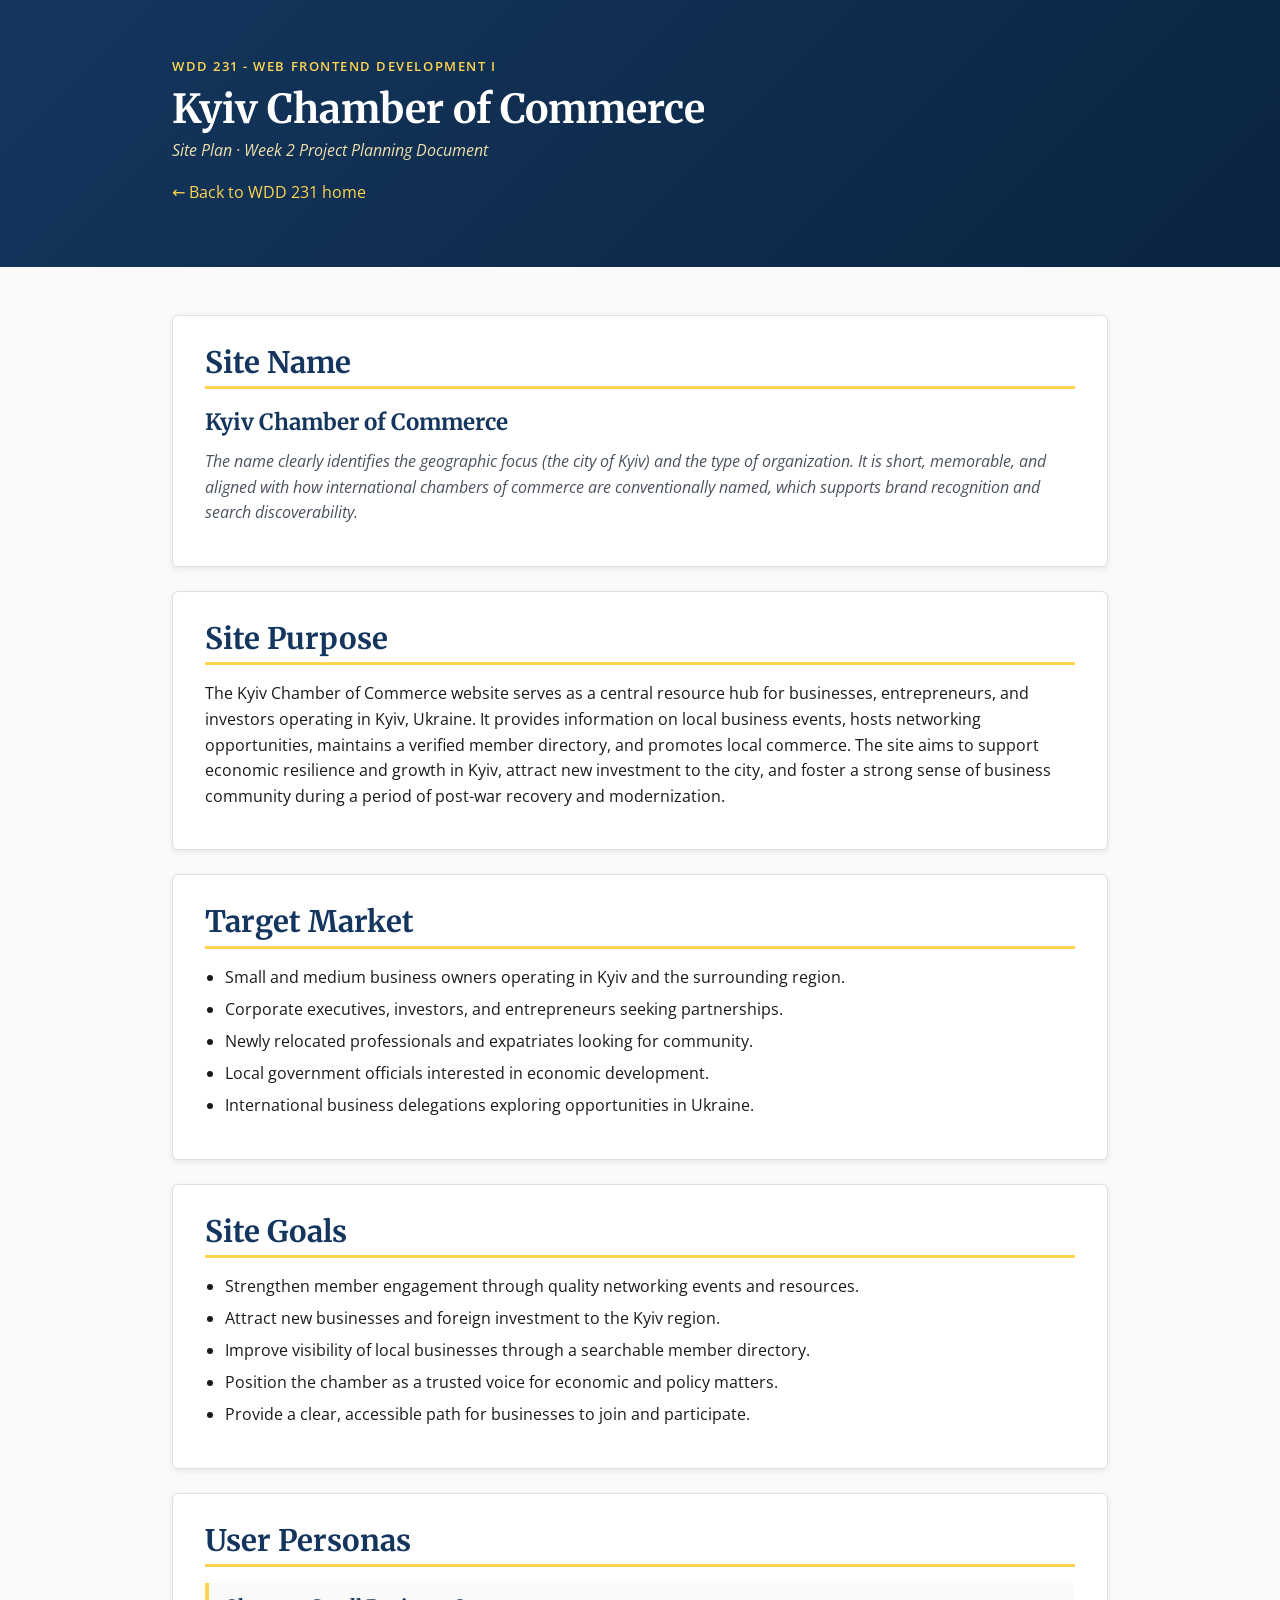
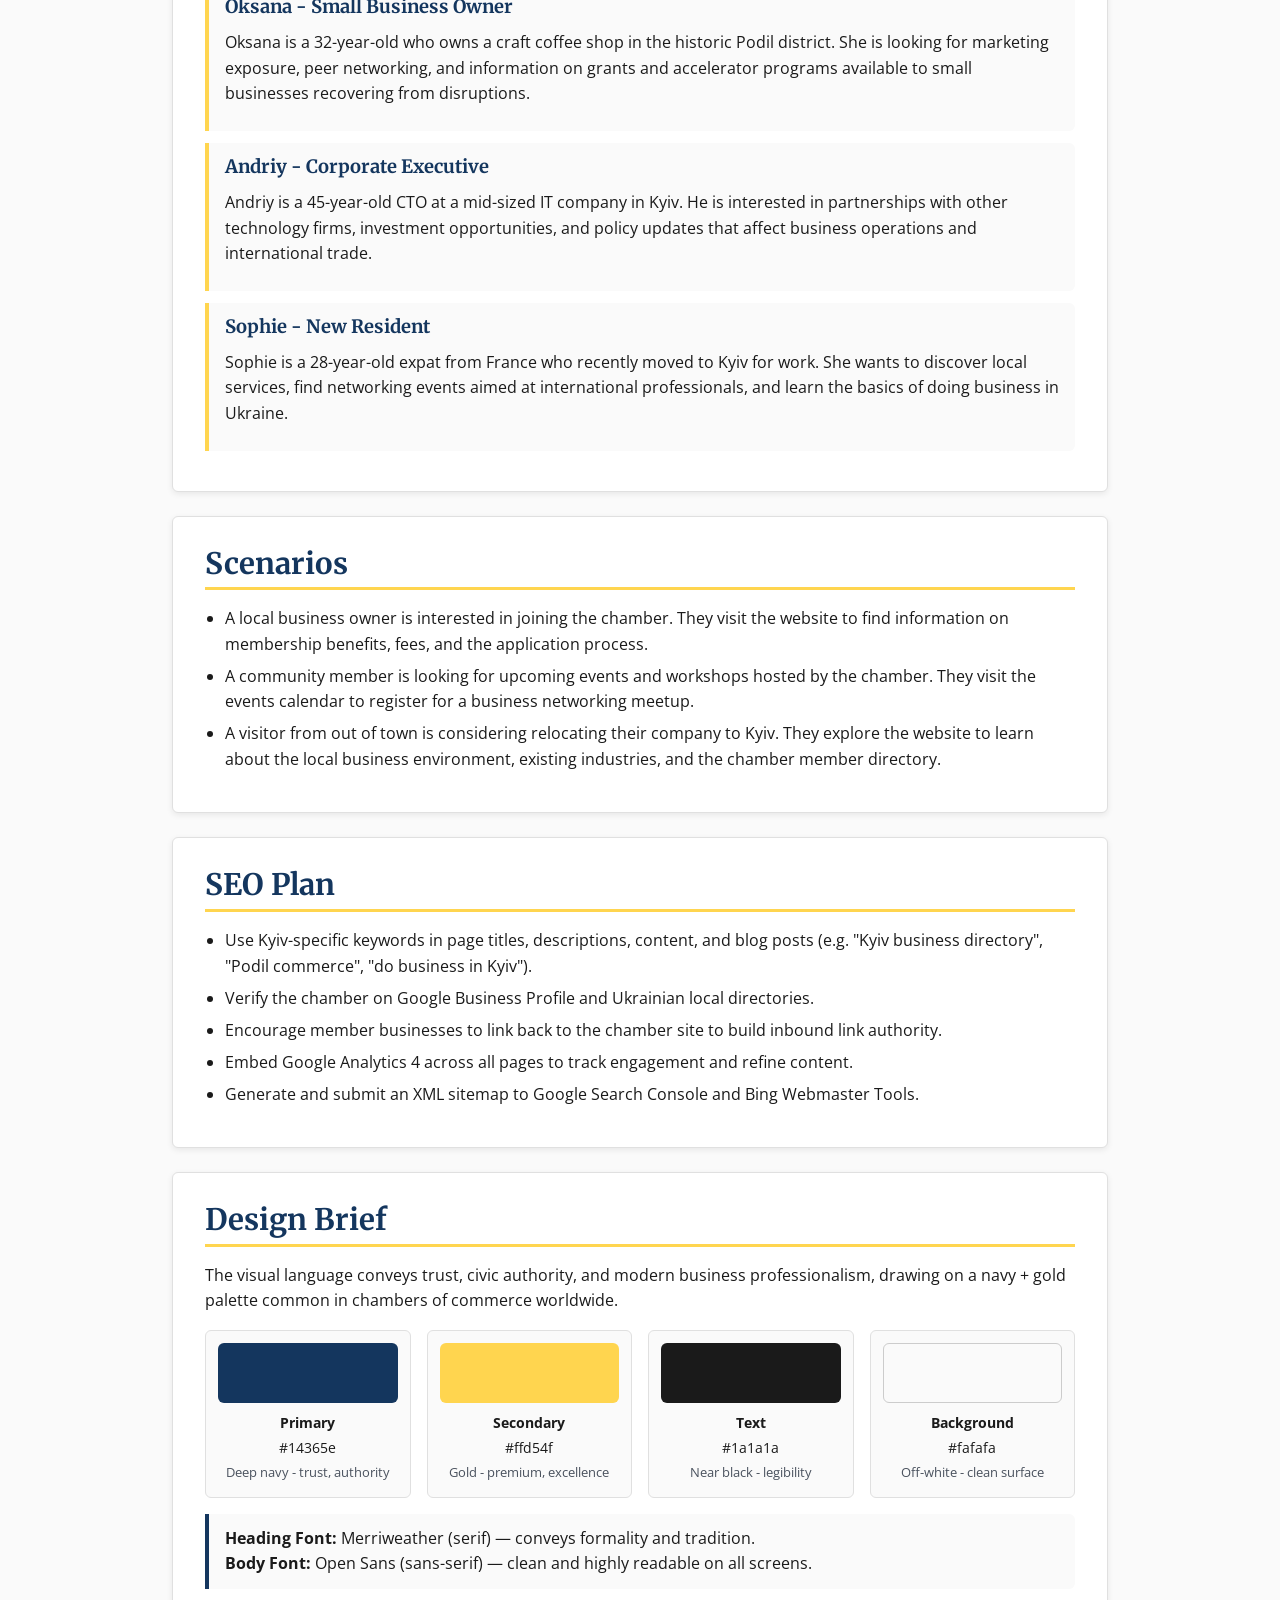
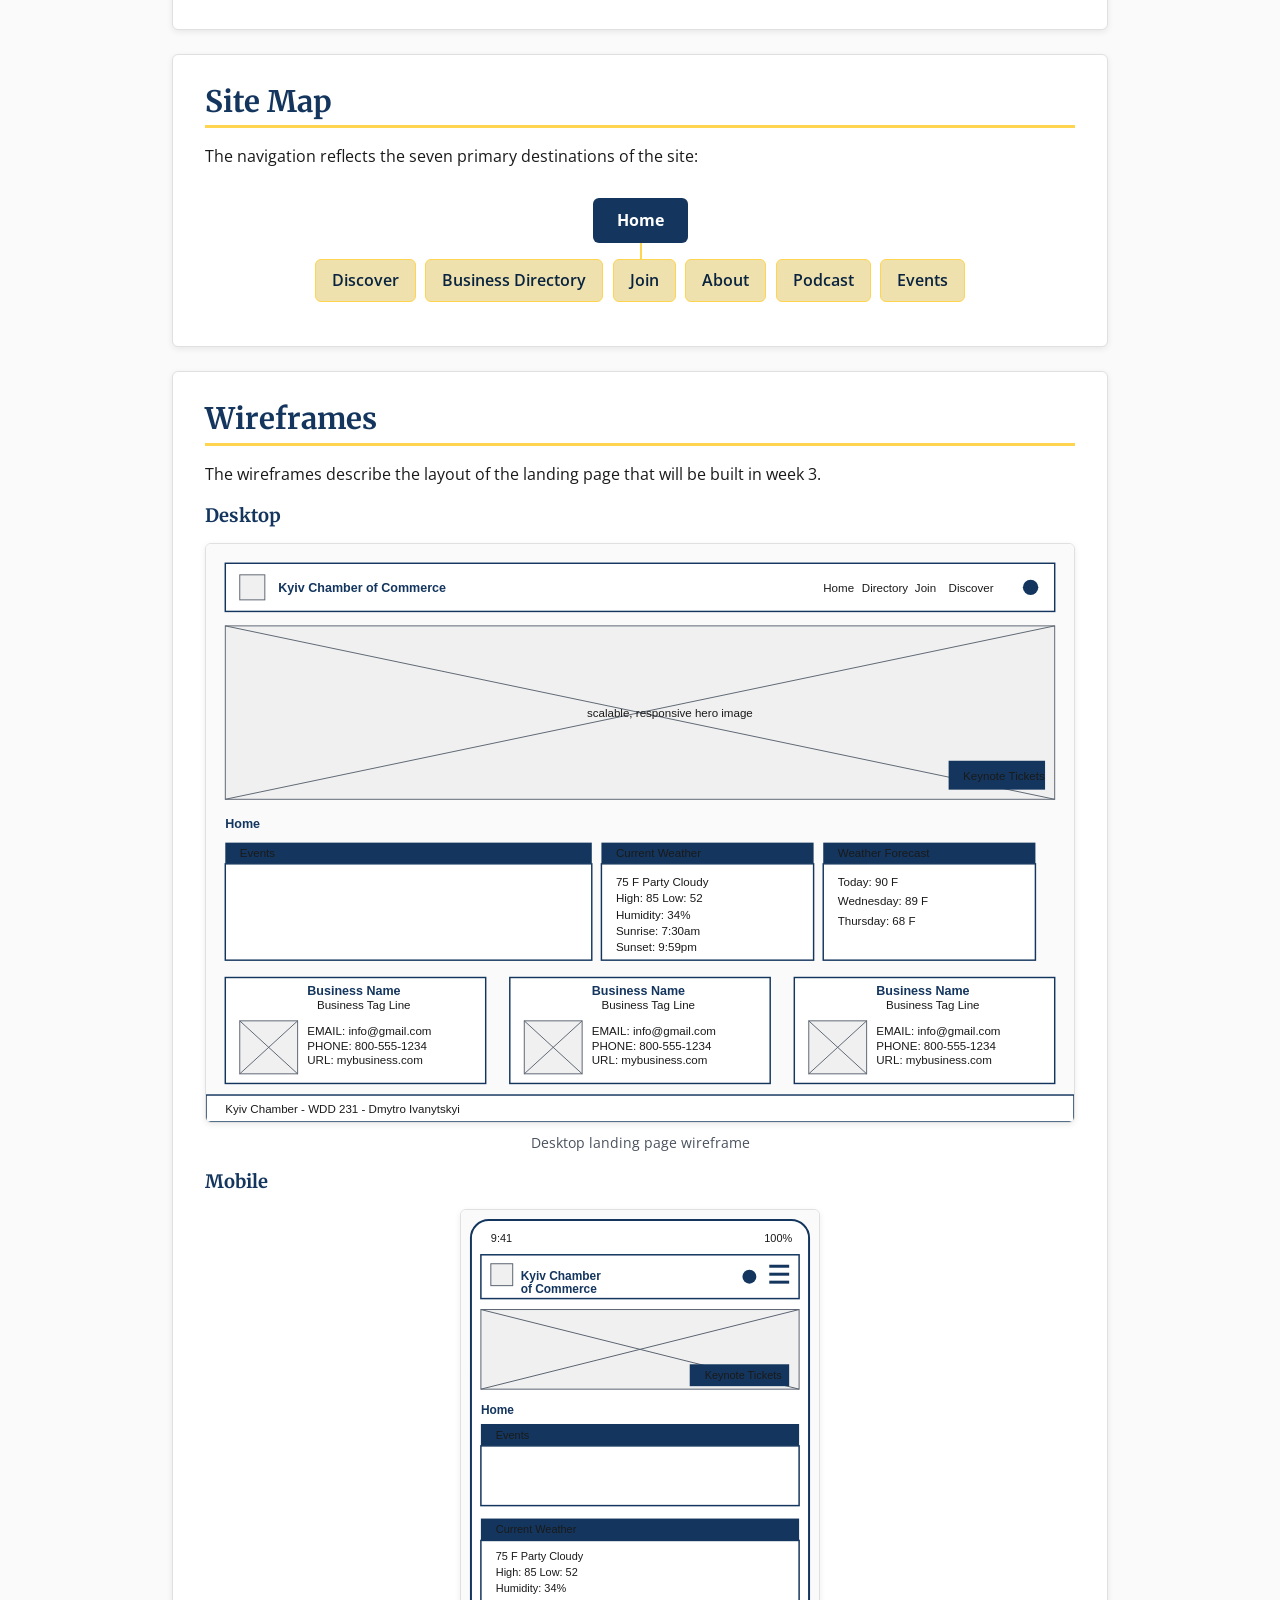
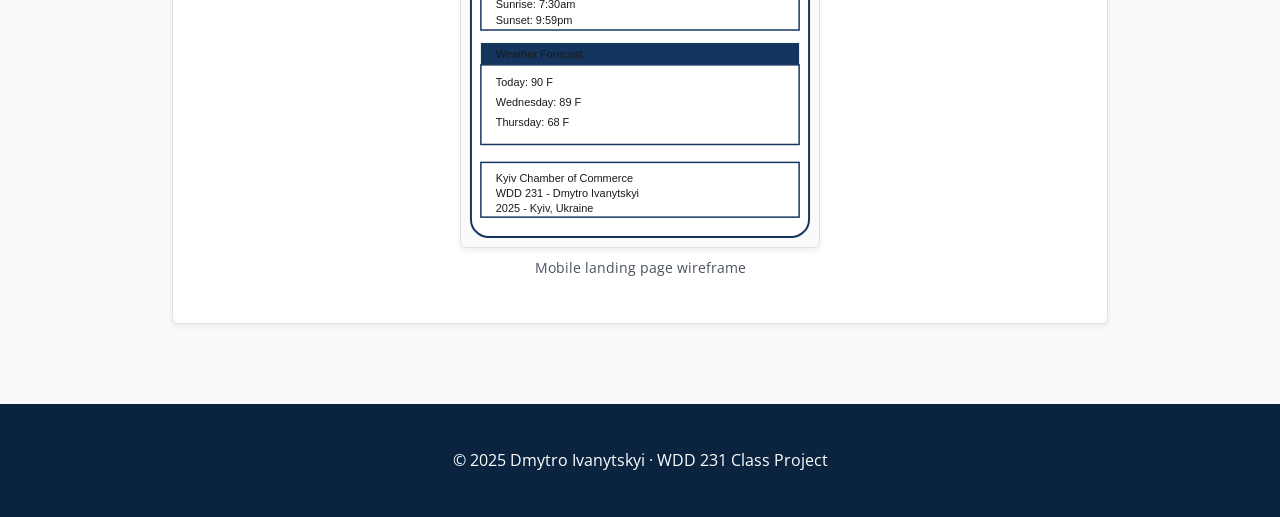
<file: chamber/site-plan.html>
<!DOCTYPE html>
<html lang="en">
<head>
    <meta charset="UTF-8">
    <meta name="viewport" content="width=device-width, initial-scale=1.0">
    <title>Kyiv Chamber of Commerce - Site Plan | WDD 231</title>
    <meta name="description" content="Site plan for the Kyiv Chamber of Commerce website project, including purpose, audience, personas, scenarios, SEO plan, design brief, site map, and wireframes.">
    <meta name="author" content="Dmytro Ivanytskyi">

    <link rel="icon" href="../images/favicon.svg" type="image/svg+xml">

    <link rel="preconnect" href="https://fonts.googleapis.com">
    <link rel="preconnect" href="https://fonts.gstatic.com" crossorigin>
    <link rel="stylesheet" href="https://fonts.googleapis.com/css2?family=Merriweather:wght@400;700&family=Open+Sans:wght@400;600;700&display=swap">

    <link rel="stylesheet" href="styles/site-plan.css">
</head>
<body>
    <header class="page-header">
        <div class="container">
            <p class="eyebrow">WDD 231 - Web Frontend Development I</p>
            <h1>Kyiv Chamber of Commerce</h1>
            <p class="subtitle">Site Plan &middot; Week 2 Project Planning Document</p>
            <p><a class="back-link" href="../index.html">&larr; Back to WDD 231 home</a></p>
        </div>
    </header>

    <main class="container">
        <section id="site-name" class="panel">
            <h2>Site Name</h2>
            <p class="site-name">Kyiv Chamber of Commerce</p>
            <p class="rationale">
                The name clearly identifies the geographic focus (the city of Kyiv) and the
                type of organization. It is short, memorable, and aligned with how international
                chambers of commerce are conventionally named, which supports brand recognition
                and search discoverability.
            </p>
        </section>

        <section id="site-purpose" class="panel">
            <h2>Site Purpose</h2>
            <p>
                The Kyiv Chamber of Commerce website serves as a central resource hub for
                businesses, entrepreneurs, and investors operating in Kyiv, Ukraine. It
                provides information on local business events, hosts networking opportunities,
                maintains a verified member directory, and promotes local commerce. The site
                aims to support economic resilience and growth in Kyiv, attract new
                investment to the city, and foster a strong sense of business community
                during a period of post-war recovery and modernization.
            </p>
        </section>

        <section id="target-market" class="panel">
            <h2>Target Market</h2>
            <ul>
                <li>Small and medium business owners operating in Kyiv and the surrounding region.</li>
                <li>Corporate executives, investors, and entrepreneurs seeking partnerships.</li>
                <li>Newly relocated professionals and expatriates looking for community.</li>
                <li>Local government officials interested in economic development.</li>
                <li>International business delegations exploring opportunities in Ukraine.</li>
            </ul>
        </section>

        <section id="site-goals" class="panel">
            <h2>Site Goals</h2>
            <ul>
                <li>Strengthen member engagement through quality networking events and resources.</li>
                <li>Attract new businesses and foreign investment to the Kyiv region.</li>
                <li>Improve visibility of local businesses through a searchable member directory.</li>
                <li>Position the chamber as a trusted voice for economic and policy matters.</li>
                <li>Provide a clear, accessible path for businesses to join and participate.</li>
            </ul>
        </section>

        <section id="user-personas" class="panel">
            <h2>User Personas</h2>

            <article class="persona">
                <h3>Oksana - Small Business Owner</h3>
                <p>
                    Oksana is a 32-year-old who owns a craft coffee shop in the historic
                    Podil district. She is looking for marketing exposure, peer networking,
                    and information on grants and accelerator programs available to small
                    businesses recovering from disruptions.
                </p>
            </article>

            <article class="persona">
                <h3>Andriy - Corporate Executive</h3>
                <p>
                    Andriy is a 45-year-old CTO at a mid-sized IT company in Kyiv. He is
                    interested in partnerships with other technology firms, investment
                    opportunities, and policy updates that affect business operations and
                    international trade.
                </p>
            </article>

            <article class="persona">
                <h3>Sophie - New Resident</h3>
                <p>
                    Sophie is a 28-year-old expat from France who recently moved to Kyiv
                    for work. She wants to discover local services, find networking events
                    aimed at international professionals, and learn the basics of doing
                    business in Ukraine.
                </p>
            </article>
        </section>

        <section id="scenarios" class="panel">
            <h2>Scenarios</h2>
            <ul>
                <li>
                    A local business owner is interested in joining the chamber. They visit
                    the website to find information on membership benefits, fees, and the
                    application process.
                </li>
                <li>
                    A community member is looking for upcoming events and workshops hosted
                    by the chamber. They visit the events calendar to register for a
                    business networking meetup.
                </li>
                <li>
                    A visitor from out of town is considering relocating their company to
                    Kyiv. They explore the website to learn about the local business
                    environment, existing industries, and the chamber member directory.
                </li>
            </ul>
        </section>

        <section id="seo-plan" class="panel">
            <h2>SEO Plan</h2>
            <ul>
                <li>Use Kyiv-specific keywords in page titles, descriptions, content, and blog posts (e.g. "Kyiv business directory", "Podil commerce", "do business in Kyiv").</li>
                <li>Verify the chamber on Google Business Profile and Ukrainian local directories.</li>
                <li>Encourage member businesses to link back to the chamber site to build inbound link authority.</li>
                <li>Embed Google Analytics 4 across all pages to track engagement and refine content.</li>
                <li>Generate and submit an XML sitemap to Google Search Console and Bing Webmaster Tools.</li>
            </ul>
        </section>

        <section id="design-brief" class="panel">
            <h2>Design Brief</h2>
            <p>
                The visual language conveys trust, civic authority, and modern business
                professionalism, drawing on a navy + gold palette common in chambers of
                commerce worldwide.
            </p>
            <div class="design-grid">
                <div class="swatch">
                    <div class="swatch-color" style="background:#14365e;"></div>
                    <p><strong>Primary</strong></p>
                    <p>#14365e</p>
                    <p class="muted">Deep navy - trust, authority</p>
                </div>
                <div class="swatch">
                    <div class="swatch-color" style="background:#ffd54f;"></div>
                    <p><strong>Secondary</strong></p>
                    <p>#ffd54f</p>
                    <p class="muted">Gold - premium, excellence</p>
                </div>
                <div class="swatch">
                    <div class="swatch-color" style="background:#1a1a1a;"></div>
                    <p><strong>Text</strong></p>
                    <p>#1a1a1a</p>
                    <p class="muted">Near black - legibility</p>
                </div>
                <div class="swatch">
                    <div class="swatch-color" style="background:#fafafa;border:1px solid #ccc;"></div>
                    <p><strong>Background</strong></p>
                    <p>#fafafa</p>
                    <p class="muted">Off-white - clean surface</p>
                </div>
            </div>
            <p class="font-block">
                <strong>Heading Font:</strong> Merriweather (serif) &mdash; conveys formality and tradition.<br>
                <strong>Body Font:</strong> Open Sans (sans-serif) &mdash; clean and highly readable on all screens.
            </p>
        </section>

        <section id="site-map" class="panel">
            <h2>Site Map</h2>
            <p>The navigation reflects the seven primary destinations of the site:</p>
            <div class="site-map">
                <div class="sitemap-root">Home</div>
                <div class="sitemap-children">
                    <div class="sitemap-node">Discover</div>
                    <div class="sitemap-node">Business Directory</div>
                    <div class="sitemap-node">Join</div>
                    <div class="sitemap-node">About</div>
                    <div class="sitemap-node">Podcast</div>
                    <div class="sitemap-node">Events</div>
                </div>
            </div>
        </section>

        <section id="wireframes" class="panel">
            <h2>Wireframes</h2>
            <p>The wireframes describe the layout of the landing page that will be built in week 3.</p>

            <h3>Desktop</h3>
            <figure>
                <img src="images/wireframe-desktop.svg" alt="Desktop wireframe of the Kyiv Chamber of Commerce landing page" width="900" height="600" loading="lazy">
                <figcaption>Desktop landing page wireframe</figcaption>
            </figure>

            <h3>Mobile</h3>
            <figure>
                <img src="images/wireframe-mobile.svg" alt="Mobile wireframe of the Kyiv Chamber of Commerce landing page" width="360" height="640" loading="lazy">
                <figcaption>Mobile landing page wireframe</figcaption>
            </figure>
        </section>
    </main>

    <footer class="page-footer">
        <div class="container">
            <p>&copy; 2025 Dmytro Ivanytskyi &middot; WDD 231 Class Project</p>
        </div>
    </footer>
</body>
</html>
</file>
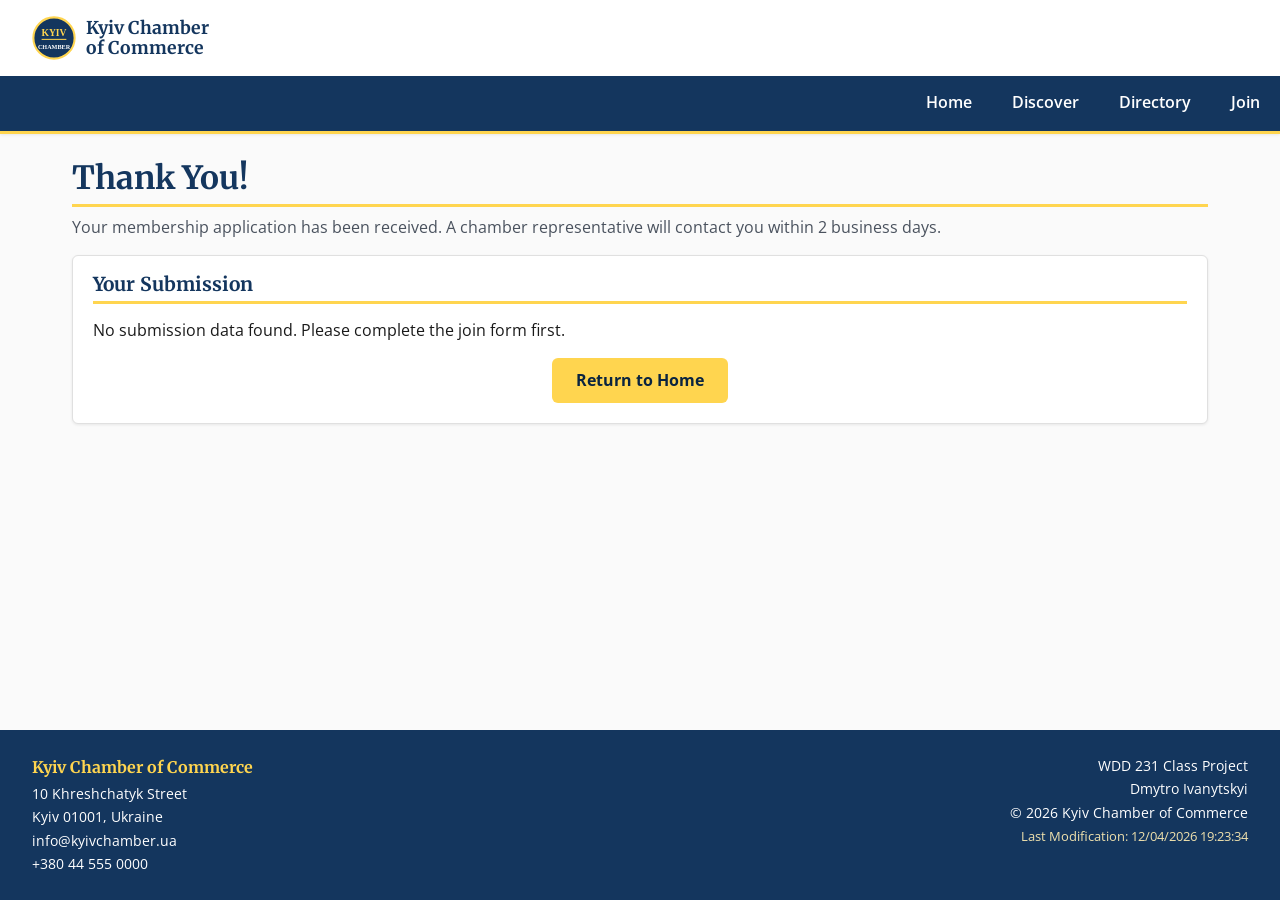
<file: chamber/thankyou.html>
<!DOCTYPE html>
<html lang="en">
<head>
    <meta charset="UTF-8">
    <meta name="viewport" content="width=device-width, initial-scale=1.0">
    <title>Thank You - Kyiv Chamber of Commerce | WDD 231</title>
    <meta name="description" content="Thank you for submitting your Kyiv Chamber of Commerce membership application. We have received your information and will be in touch shortly.">
    <meta name="author" content="Dmytro Ivanytskyi">

    <link rel="icon" href="images/chamber-favicon.svg" type="image/svg+xml">

    <link rel="preconnect" href="https://fonts.googleapis.com">
    <link rel="preconnect" href="https://fonts.gstatic.com" crossorigin>
    <link rel="stylesheet" href="https://fonts.googleapis.com/css2?family=Merriweather:wght@700&family=Open+Sans:wght@400;600;700&display=swap">

    <link rel="stylesheet" href="styles/normalize.css">
    <link rel="stylesheet" href="styles/small.css">
    <link rel="stylesheet" href="styles/larger.css">

    <script src="scripts/thankyou.js" defer></script>
</head>
<body>
    <header class="site-header">
        <div class="header-inner">
            <a class="brand" href="index.html">
                <img class="brand-logo" src="images/chamber-logo.svg" alt="Kyiv Chamber of Commerce logo" width="48" height="48">
                <span class="brand-name">Kyiv Chamber<br>of Commerce</span>
            </a>
            <button id="hamburger" class="hamburger" aria-label="Toggle navigation menu" aria-expanded="false" aria-controls="primary-nav">
                <span class="hamburger-icon"></span>
            </button>
        </div>
        <nav id="primary-nav" class="primary-nav">
            <ul>
                <li><a href="index.html">Home</a></li>
                <li><a href="discover.html">Discover</a></li>
                <li><a href="directory.html">Directory</a></li>
                <li><a href="join.html">Join</a></li>
            </ul>
        </nav>
    </header>

    <main>
        <section class="page-intro">
            <h1>Thank You!</h1>
            <p>Your membership application has been received. A chamber representative will contact you within 2 business days.</p>
        </section>

        <section class="card submission-summary">
            <h2>Your Submission</h2>
            <dl id="submissionList" class="submission-list" aria-live="polite">
                <p>Loading your information...</p>
            </dl>
            <p class="back-link-row">
                <a class="cta" href="index.html">Return to Home</a>
            </p>
        </section>
    </main>

    <footer class="site-footer">
        <div class="footer-inner">
            <div class="footer-contact">
                <p class="contact-name">Kyiv Chamber of Commerce</p>
                <p>10 Khreshchatyk Street</p>
                <p>Kyiv 01001, Ukraine</p>
                <p>info@kyivchamber.ua</p>
                <p>+380 44 555 0000</p>
            </div>
            <div class="footer-meta">
                <p>WDD 231 Class Project</p>
                <p>Dmytro Ivanytskyi</p>
                <p>&copy; <span id="currentyear"></span> Kyiv Chamber of Commerce</p>
                <p id="lastModified"></p>
            </div>
        </div>
    </footer>
</body>
</html>
</file>
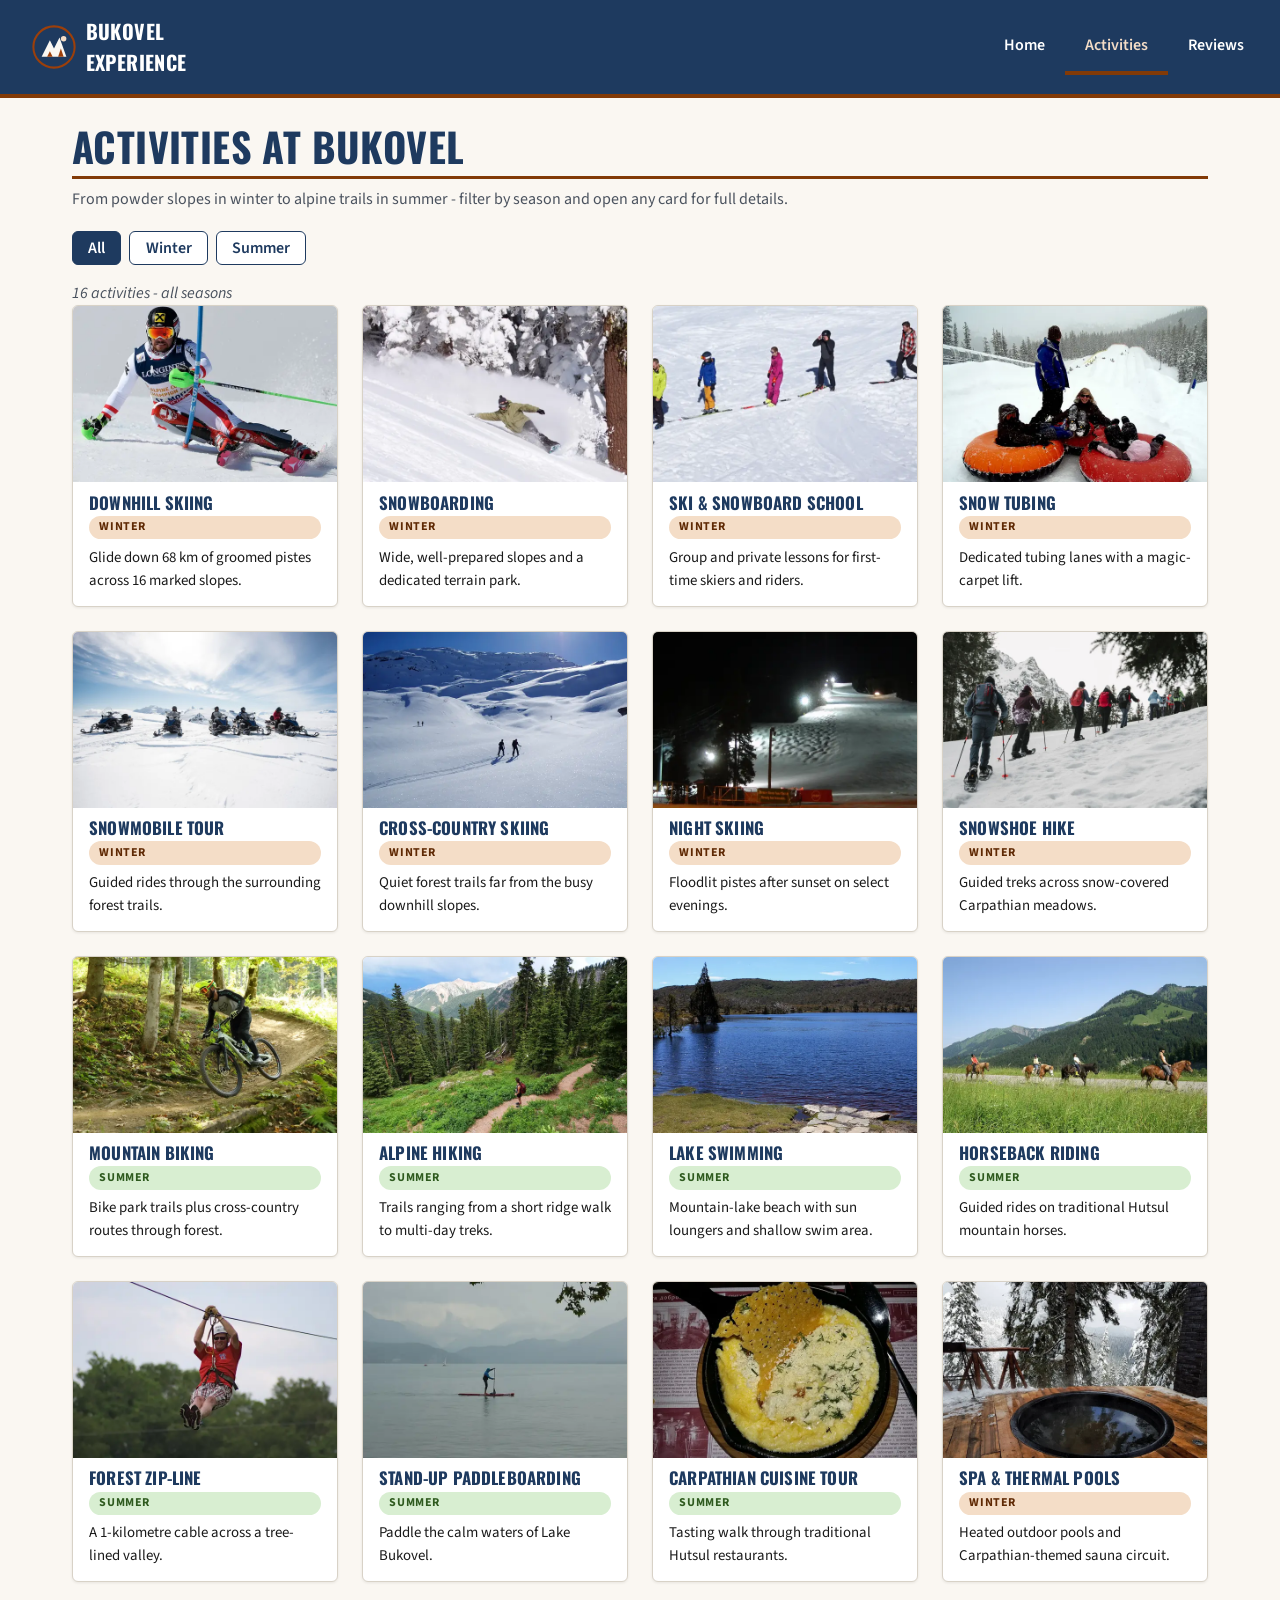
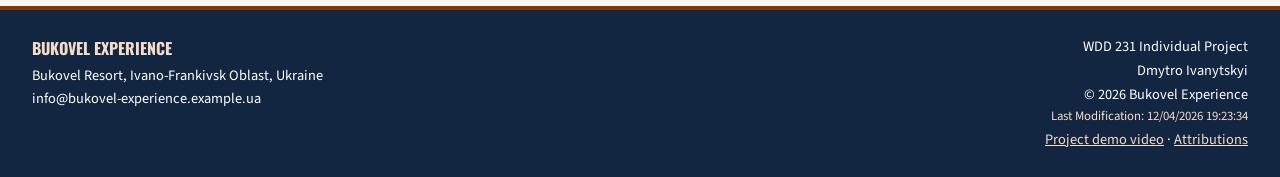
<file: project/activities.html>
<!DOCTYPE html>
<html lang="en">
<head>
    <meta charset="UTF-8">
    <meta name="viewport" content="width=device-width, initial-scale=1.0">
    <title>Activities - Bukovel Experience | WDD 231</title>
    <meta name="description" content="Browse 15+ seasonal activities at the Bukovel resort - filter by winter or summer, open detailed information for each activity.">
    <meta name="author" content="Dmytro Ivanytskyi">

    <meta property="og:title" content="Activities - Bukovel Experience">
    <meta property="og:description" content="Seasonal activities at the Bukovel resort in the Ukrainian Carpathians.">
    <meta property="og:image" content="https://trident1998.github.io/wdd231/project/images/logo.svg">
    <meta property="og:url" content="https://trident1998.github.io/wdd231/project/activities.html">

    <link rel="icon" href="images/favicon.svg" type="image/svg+xml">

    <link rel="preconnect" href="https://fonts.googleapis.com">
    <link rel="preconnect" href="https://fonts.gstatic.com" crossorigin>
    <link rel="stylesheet" href="https://fonts.googleapis.com/css2?family=Oswald:wght@500;600;700&family=Source+Sans+3:wght@400;600;700&display=swap">

    <link rel="stylesheet" href="styles/normalize.css">
    <link rel="stylesheet" href="styles/small.css">
    <link rel="stylesheet" href="styles/larger.css">

    <script type="module" src="scripts/activities.js"></script>
</head>
<body>
    <header class="site-header">
        <div class="header-inner">
            <a class="brand" href="index.html">
                <img class="brand-logo" src="images/logo.svg" alt="Bukovel Experience logo" width="48" height="48">
                <span class="brand-name">Bukovel<br>Experience</span>
            </a>
            <button id="hamburger" class="hamburger" aria-label="Toggle navigation menu" aria-expanded="false" aria-controls="primary-nav">
                <span class="hamburger-icon"></span>
            </button>
        </div>
        <nav id="primary-nav" class="primary-nav">
            <ul>
                <li><a href="index.html">Home</a></li>
                <li><a href="activities.html" class="active" aria-current="page">Activities</a></li>
                <li><a href="reviews.html">Reviews</a></li>
            </ul>
        </nav>
    </header>

    <main>
        <section class="page-intro">
            <h1>Activities at Bukovel</h1>
            <p>From powder slopes in winter to alpine trails in summer - filter by season and open any card for full details.</p>
        </section>

        <div class="filter-bar" role="group" aria-label="Filter activities by season">
            <button type="button" class="filter-btn active" data-filter="all">All</button>
            <button type="button" class="filter-btn" data-filter="winter">Winter</button>
            <button type="button" class="filter-btn" data-filter="summer">Summer</button>
        </div>

        <p class="coming-soon" id="activity-count">Loading activities...</p>

        <div id="activities-grid" class="activities-grid" aria-live="polite"></div>

        <dialog id="activity-modal" class="activity-modal" aria-labelledby="modal-title">
            <figure id="modal-figure" class="modal-figure"></figure>
            <div class="modal-body">
                <h2 id="modal-title">Activity details</h2>
                <p id="modal-season" class="season-tag">season</p>
                <p id="modal-description">Activity description will appear here.</p>
                <p id="modal-meta" class="coming-soon">Difficulty and duration will appear here.</p>
                <button type="button" class="modal-close" data-close>Close</button>
            </div>
        </dialog>
    </main>

    <footer class="site-footer">
        <div class="footer-inner">
            <div class="footer-contact">
                <p class="contact-name">Bukovel Experience</p>
                <p>Bukovel Resort, Ivano-Frankivsk Oblast, Ukraine</p>
                <p>info@bukovel-experience.example.ua</p>
            </div>
            <div class="footer-meta">
                <p>WDD 231 Individual Project</p>
                <p>Dmytro Ivanytskyi</p>
                <p>&copy; <span id="currentyear"></span> Bukovel Experience</p>
                <p id="lastModified"></p>
                <p><a href="#" id="video-link">Project demo video</a> &middot; <a href="attributions.html">Attributions</a></p>
            </div>
        </div>
    </footer>
</body>
</html>
</file>
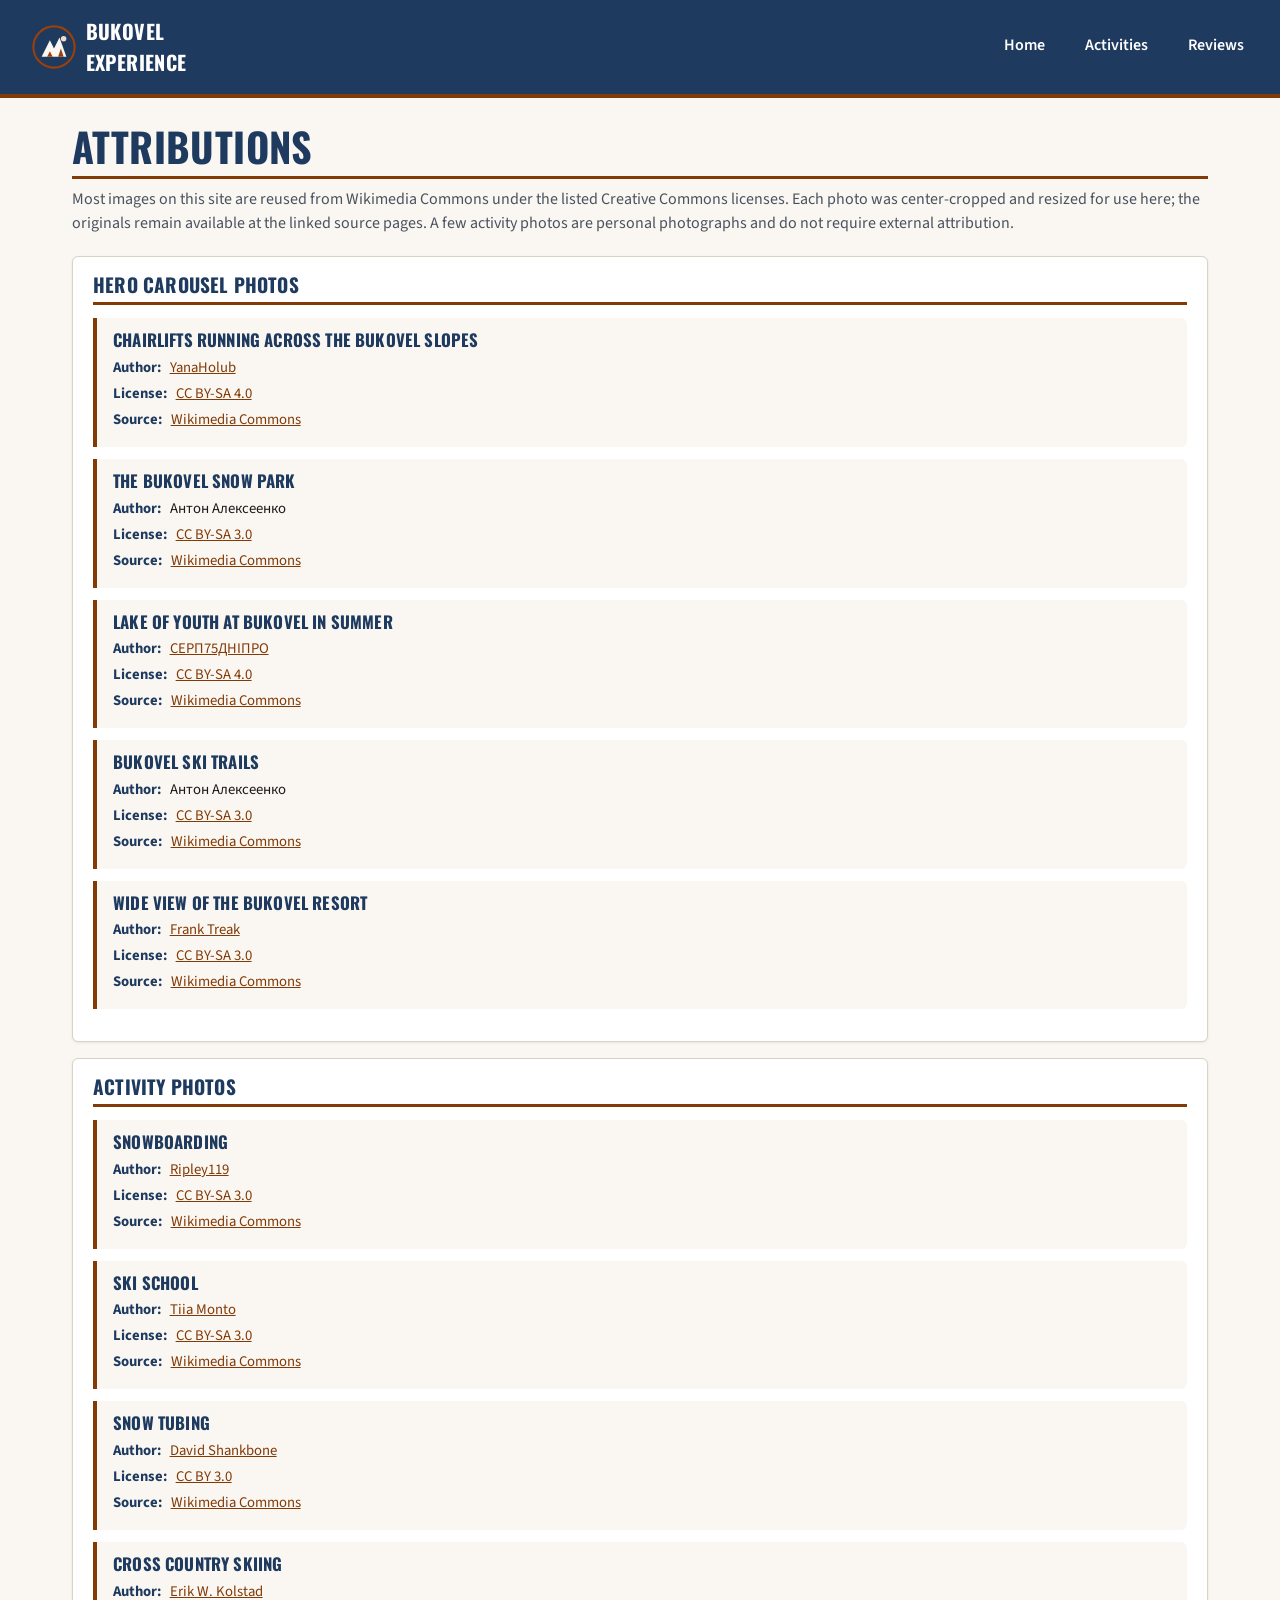
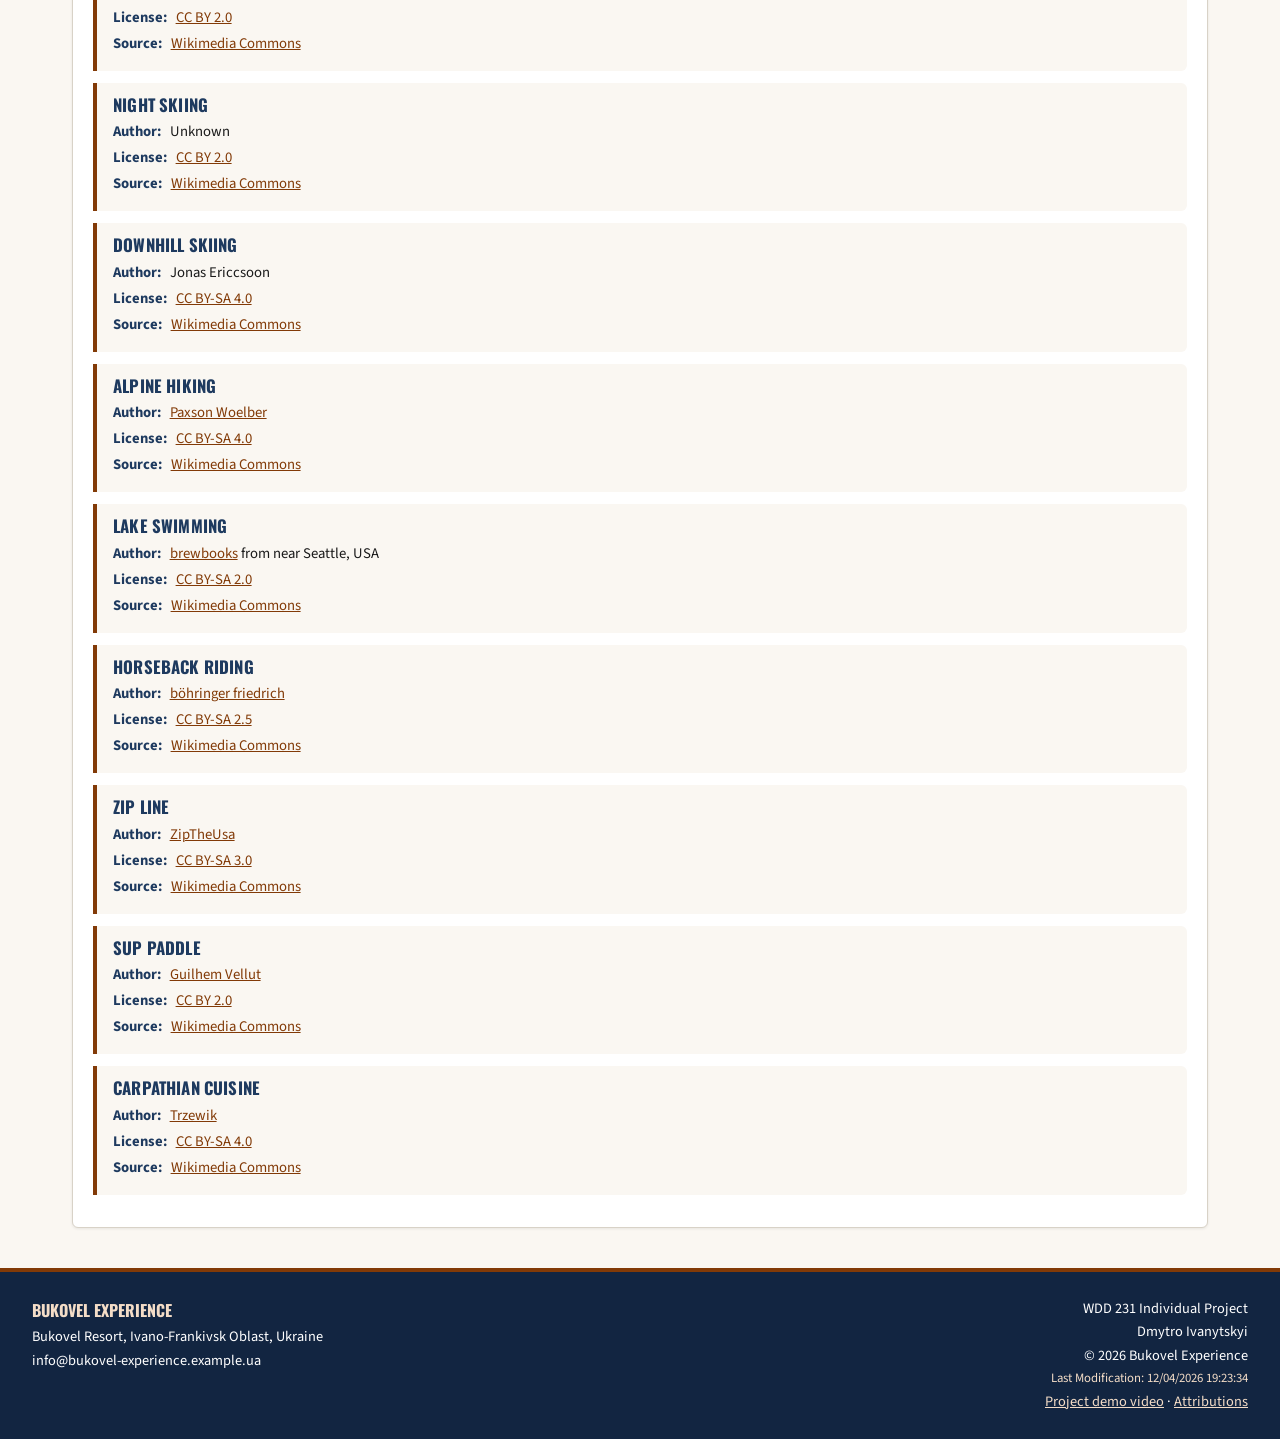
<file: project/attributions.html>
<!DOCTYPE html>
<html lang="en">
<head>
    <meta charset="UTF-8">
    <meta name="viewport" content="width=device-width, initial-scale=1.0">
    <title>Attributions - Bukovel Experience | WDD 231</title>
    <meta name="description" content="Image and content attributions for the Bukovel Experience final project.">
    <meta name="author" content="Dmytro Ivanytskyi">

    <link rel="icon" href="images/favicon.svg" type="image/svg+xml">

    <link rel="preconnect" href="https://fonts.googleapis.com">
    <link rel="preconnect" href="https://fonts.gstatic.com" crossorigin>
    <link rel="stylesheet" href="https://fonts.googleapis.com/css2?family=Oswald:wght@500;600;700&family=Source+Sans+3:wght@400;600;700&display=swap">

    <link rel="stylesheet" href="styles/normalize.css">
    <link rel="stylesheet" href="styles/small.css">
    <link rel="stylesheet" href="styles/larger.css">

    <script type="module" src="scripts/attributions.js"></script>
</head>
<body>
    <header class="site-header">
        <div class="header-inner">
            <a class="brand" href="index.html">
                <img class="brand-logo" src="images/logo.svg" alt="Bukovel Experience logo" width="48" height="48">
                <span class="brand-name">Bukovel<br>Experience</span>
            </a>
            <button id="hamburger" class="hamburger" aria-label="Toggle navigation menu" aria-expanded="false" aria-controls="primary-nav">
                <span class="hamburger-icon"></span>
            </button>
        </div>
        <nav id="primary-nav" class="primary-nav">
            <ul>
                <li><a href="index.html">Home</a></li>
                <li><a href="activities.html">Activities</a></li>
                <li><a href="reviews.html">Reviews</a></li>
            </ul>
        </nav>
    </header>

    <main>
        <section class="page-intro">
            <h1>Attributions</h1>
            <p>Most images on this site are reused from Wikimedia Commons under the listed Creative Commons licenses. Each photo was center-cropped and resized for use here; the originals remain available at the linked source pages. A few activity photos are personal photographs and do not require external attribution.</p>
        </section>

        <section class="card">
            <h2>Hero Carousel Photos</h2>
                <article class="attr-item">
                    <h3>Chairlifts running across the Bukovel slopes</h3>
                    <p class="attr-row"><span class="attr-label">Author:</span> <span class="attr-value"><a href="//commons.wikimedia.org/w/index.php?title=User:YanaHolub&amp;action=edit&amp;redlink=1" class="new" title="User:YanaHolub (page does not exist)">YanaHolub</a></span></p>
                    <p class="attr-row"><span class="attr-label">License:</span> <a class="attr-license" href="https://creativecommons.org/licenses/by-sa/4.0" target="_blank">CC BY-SA 4.0</a></p>
                    <p class="attr-row"><span class="attr-label">Source:</span> <a href="https://commons.wikimedia.org/wiki/File:%D0%9F%D0%BE%D0%B4%D1%8A%D1%91%D0%BC%D0%BD%D0%B8%D0%BA_%D0%BA%D1%83%D1%80%D0%BE%D1%80%D1%82%D0%B0_%D0%91%D1%83%D0%BA%D0%BE%D0%B2%D0%B5%D0%BB%D1%8C.jpg" target="_blank">Wikimedia Commons</a></p>
                </article>
                <article class="attr-item">
                    <h3>The Bukovel snow park</h3>
                    <p class="attr-row"><span class="attr-label">Author:</span> <span class="attr-value">Антон Алексеенко</span></p>
                    <p class="attr-row"><span class="attr-label">License:</span> <a class="attr-license" href="https://creativecommons.org/licenses/by-sa/3.0" target="_blank">CC BY-SA 3.0</a></p>
                    <p class="attr-row"><span class="attr-label">Source:</span> <a href="https://commons.wikimedia.org/wiki/File:%D0%A1%D0%BD%D0%BE%D1%83_%D0%9F%D0%B0%D1%80%D0%BA_%D0%BA%D1%83%D1%80%D0%BE%D1%80%D1%82%D0%B0_%D0%91%D1%83%D0%BA%D0%BE%D0%B2%D0%B5%D0%BB%D1%8C.jpg" target="_blank">Wikimedia Commons</a></p>
                </article>
                <article class="attr-item">
                    <h3>Lake of Youth at Bukovel in summer</h3>
                    <p class="attr-row"><span class="attr-label">Author:</span> <span class="attr-value"><a href="//commons.wikimedia.org/w/index.php?title=User:%D0%A1%D0%95%D0%A0%D0%9F75%D0%94%D0%9D%D0%86%D0%9F%D0%A0%D0%9E&amp;action=edit&amp;redlink=1" class="new" title="User:СЕРП75ДНІПРО (page does not exist)">СЕРП75ДНІПРО</a></span></p>
                    <p class="attr-row"><span class="attr-label">License:</span> <a class="attr-license" href="https://creativecommons.org/licenses/by-sa/4.0" target="_blank">CC BY-SA 4.0</a></p>
                    <p class="attr-row"><span class="attr-label">Source:</span> <a href="https://commons.wikimedia.org/wiki/File:%D0%91%D1%83%D0%BA%D0%BE%D0%B2%D0%B5%D0%BB%D1%8C_%D0%9E%D0%B7%D0%B5%D1%80%D0%BE_%D0%9C%D0%BE%D0%BB%D0%BE%D0%B4%D0%BE%D1%81%D1%82%D1%96.jpg" target="_blank">Wikimedia Commons</a></p>
                </article>
                <article class="attr-item">
                    <h3>Bukovel ski trails</h3>
                    <p class="attr-row"><span class="attr-label">Author:</span> <span class="attr-value">Антон Алексеенко</span></p>
                    <p class="attr-row"><span class="attr-label">License:</span> <a class="attr-license" href="https://creativecommons.org/licenses/by-sa/3.0" target="_blank">CC BY-SA 3.0</a></p>
                    <p class="attr-row"><span class="attr-label">Source:</span> <a href="https://commons.wikimedia.org/wiki/File:%D0%A2%D1%80%D0%B0%D1%81%D1%81%D1%8B_%D0%BA%D1%83%D1%80%D0%BE%D1%80%D1%82%D0%B0.jpg" target="_blank">Wikimedia Commons</a></p>
                </article>
                <article class="attr-item">
                    <h3>Wide view of the Bukovel resort</h3>
                    <p class="attr-row"><span class="attr-label">Author:</span> <span class="attr-value"><a href="//commons.wikimedia.org/wiki/User:Frank_Treak" title="User:Frank Treak">Frank Treak</a></span></p>
                    <p class="attr-row"><span class="attr-label">License:</span> <a class="attr-license" href="https://creativecommons.org/licenses/by-sa/3.0" target="_blank">CC BY-SA 3.0</a></p>
                    <p class="attr-row"><span class="attr-label">Source:</span> <a href="https://commons.wikimedia.org/wiki/File:Ukrainian_ski-_and_spa-resort_%22Bukovel%22_2012_(5).JPG" target="_blank">Wikimedia Commons</a></p>
                </article>
        </section>

        <section class="card">
            <h2>Activity Photos</h2>
                <article class="attr-item">
                    <h3>Snowboarding</h3>
                    <p class="attr-row"><span class="attr-label">Author:</span> <span class="attr-value"><a href="//commons.wikimedia.org/w/index.php?title=User:Ripley119&amp;action=edit&amp;redlink=1" class="new" title="User:Ripley119 (page does not exist)">Ripley119</a></span></p>
                    <p class="attr-row"><span class="attr-label">License:</span> <a class="attr-license" href="https://creativecommons.org/licenses/by-sa/3.0" target="_blank">CC BY-SA 3.0</a></p>
                    <p class="attr-row"><span class="attr-label">Source:</span> <a href="https://commons.wikimedia.org/wiki/File:Snowboarding.jpg" target="_blank">Wikimedia Commons</a></p>
                </article>
                <article class="attr-item">
                    <h3>Ski School</h3>
                    <p class="attr-row"><span class="attr-label">Author:</span> <span class="attr-value"><a href="//commons.wikimedia.org/wiki/User:Kulmalukko" title="User:Kulmalukko">Tiia Monto</a></span></p>
                    <p class="attr-row"><span class="attr-label">License:</span> <a class="attr-license" href="https://creativecommons.org/licenses/by-sa/3.0" target="_blank">CC BY-SA 3.0</a></p>
                    <p class="attr-row"><span class="attr-label">Source:</span> <a href="https://commons.wikimedia.org/wiki/File:Ski_practicing.jpg" target="_blank">Wikimedia Commons</a></p>
                </article>
                <article class="attr-item">
                    <h3>Snow Tubing</h3>
                    <p class="attr-row"><span class="attr-label">Author:</span> <span class="attr-value"><bdi><a href="https://en.wikipedia.org/wiki/en:David_Shankbone" class="extiw" title="w:en:David Shankbone"><span title="photographer">David Shankbone</span></a></bdi></span></p>
                    <p class="attr-row"><span class="attr-label">License:</span> <a class="attr-license" href="https://creativecommons.org/licenses/by/3.0" target="_blank">CC BY 3.0</a></p>
                    <p class="attr-row"><span class="attr-label">Source:</span> <a href="https://commons.wikimedia.org/wiki/File:A_family_snow_tubing_at_Keystone_Resort_in_Colorado.JPG" target="_blank">Wikimedia Commons</a></p>
                </article>
                <article class="attr-item">
                    <h3>Cross Country Skiing</h3>
                    <p class="attr-row"><span class="attr-label">Author:</span> <span class="attr-value"><a rel="nofollow" class="external text" href="https://www.flickr.com/photos/24961345@N00">Erik W. Kolstad</a></span></p>
                    <p class="attr-row"><span class="attr-label">License:</span> <a class="attr-license" href="https://creativecommons.org/licenses/by/2.0" target="_blank">CC BY 2.0</a></p>
                    <p class="attr-row"><span class="attr-label">Source:</span> <a href="https://commons.wikimedia.org/wiki/File:Trip_to_Skorafjell_1.jpg" target="_blank">Wikimedia Commons</a></p>
                </article>
                <article class="attr-item">
                    <h3>Night Skiing</h3>
                    <p class="attr-row"><span class="attr-label">Author:</span> <span class="attr-value">Unknown</span></p>
                    <p class="attr-row"><span class="attr-label">License:</span> <a class="attr-license" href="https://creativecommons.org/licenses/by/2.0" target="_blank">CC BY 2.0</a></p>
                    <p class="attr-row"><span class="attr-label">Source:</span> <a href="https://commons.wikimedia.org/wiki/File:Night_skiing.jpg" target="_blank">Wikimedia Commons</a></p>
                </article>
                <article class="attr-item">
                    <h3>Downhill Skiing</h3>
                    <p class="attr-row"><span class="attr-label">Author:</span> <span class="attr-value">Jonas Ericcsoon</span></p>
                    <p class="attr-row"><span class="attr-label">License:</span> <a class="attr-license" href="https://creativecommons.org/licenses/by-sa/4.0" target="_blank">CC BY-SA 4.0</a></p>
                    <p class="attr-row"><span class="attr-label">Source:</span> <a href="https://commons.wikimedia.org/wiki/File:20170213_HIRSCHER_MARCEL_C6864.jpg" target="_blank">Wikimedia Commons</a></p>
                </article>
                <article class="attr-item">
                    <h3>Alpine Hiking</h3>
                    <p class="attr-row"><span class="attr-label">Author:</span> <span class="attr-value"><a href="//commons.wikimedia.org/w/index.php?title=User:Mudflattop&amp;action=edit&amp;redlink=1" class="new" title="User:Mudflattop (page does not exist)">Paxson Woelber</a></span></p>
                    <p class="attr-row"><span class="attr-label">License:</span> <a class="attr-license" href="https://creativecommons.org/licenses/by-sa/4.0" target="_blank">CC BY-SA 4.0</a></p>
                    <p class="attr-row"><span class="attr-label">Source:</span> <a href="https://commons.wikimedia.org/wiki/File:Hiking_to_the_Ice_Lakes._San_Juan_National_Forest,_Colorado.jpg" target="_blank">Wikimedia Commons</a></p>
                </article>
                <article class="attr-item">
                    <h3>Lake Swimming</h3>
                    <p class="attr-row"><span class="attr-label">Author:</span> <span class="attr-value"><a rel="nofollow" class="external text" href="https://www.flickr.com/people/93452909@N00">brewbooks</a> from near Seattle, USA</span></p>
                    <p class="attr-row"><span class="attr-label">License:</span> <a class="attr-license" href="https://creativecommons.org/licenses/by-sa/2.0" target="_blank">CC BY-SA 2.0</a></p>
                    <p class="attr-row"><span class="attr-label">Source:</span> <a href="https://commons.wikimedia.org/wiki/File:Lake_Windemere_-_Flickr_-_brewbooks.jpg" target="_blank">Wikimedia Commons</a></p>
                </article>
                <article class="attr-item">
                    <h3>Horseback Riding</h3>
                    <p class="attr-row"><span class="attr-label">Author:</span> <span class="attr-value"><a href="//commons.wikimedia.org/wiki/User:B%C3%B6hringer" title="User:Böhringer">böhringer friedrich</a></span></p>
                    <p class="attr-row"><span class="attr-label">License:</span> <a class="attr-license" href="https://creativecommons.org/licenses/by-sa/2.5" target="_blank">CC BY-SA 2.5</a></p>
                    <p class="attr-row"><span class="attr-label">Source:</span> <a href="https://commons.wikimedia.org/wiki/File:Ebnit06061.JPG" target="_blank">Wikimedia Commons</a></p>
                </article>
                <article class="attr-item">
                    <h3>Zip Line</h3>
                    <p class="attr-row"><span class="attr-label">Author:</span> <span class="attr-value"><a href="//commons.wikimedia.org/w/index.php?title=User:ZipTheUsa&amp;action=edit&amp;redlink=1" class="new" title="User:ZipTheUsa (page does not exist)">ZipTheUsa</a></span></p>
                    <p class="attr-row"><span class="attr-label">License:</span> <a class="attr-license" href="https://creativecommons.org/licenses/by-sa/3.0" target="_blank">CC BY-SA 3.0</a></p>
                    <p class="attr-row"><span class="attr-label">Source:</span> <a href="https://commons.wikimedia.org/wiki/File:Texas_Zip_liner_5430.JPG" target="_blank">Wikimedia Commons</a></p>
                </article>
                <article class="attr-item">
                    <h3>Sup Paddle</h3>
                    <p class="attr-row"><span class="attr-label">Author:</span> <span class="attr-value"><a rel="nofollow" class="external text" href="https://www.flickr.com/people/22539273@N00">Guilhem Vellut</a></span></p>
                    <p class="attr-row"><span class="attr-label">License:</span> <a class="attr-license" href="https://creativecommons.org/licenses/by/2.0" target="_blank">CC BY 2.0</a></p>
                    <p class="attr-row"><span class="attr-label">Source:</span> <a href="https://commons.wikimedia.org/wiki/File:Lake_Annecy_(15279372385).jpg" target="_blank">Wikimedia Commons</a></p>
                </article>
                <article class="attr-item">
                    <h3>Carpathian Cuisine</h3>
                    <p class="attr-row"><span class="attr-label">Author:</span> <span class="attr-value"><a href="//commons.wikimedia.org/w/index.php?title=User:Trzewik&amp;action=edit&amp;redlink=1" class="new" title="User:Trzewik (page does not exist)">Trzewik</a></span></p>
                    <p class="attr-row"><span class="attr-label">License:</span> <a class="attr-license" href="https://creativecommons.org/licenses/by-sa/4.0" target="_blank">CC BY-SA 4.0</a></p>
                    <p class="attr-row"><span class="attr-label">Source:</span> <a href="https://commons.wikimedia.org/wiki/File:Banusz_(banosz)_w_restauracji-piwowarni_%22Kumpel%22_we_Lwowie.jpg" target="_blank">Wikimedia Commons</a></p>
                </article>
        </section>
    </main>

    <footer class="site-footer">
        <div class="footer-inner">
            <div class="footer-contact">
                <p class="contact-name">Bukovel Experience</p>
                <p>Bukovel Resort, Ivano-Frankivsk Oblast, Ukraine</p>
                <p>info@bukovel-experience.example.ua</p>
            </div>
            <div class="footer-meta">
                <p>WDD 231 Individual Project</p>
                <p>Dmytro Ivanytskyi</p>
                <p>&copy; <span id="currentyear"></span> Bukovel Experience</p>
                <p id="lastModified"></p>
                <p><a href="#" id="video-link">Project demo video</a> &middot; <a href="attributions.html">Attributions</a></p>
            </div>
        </div>
    </footer>
</body>
</html>
</file>
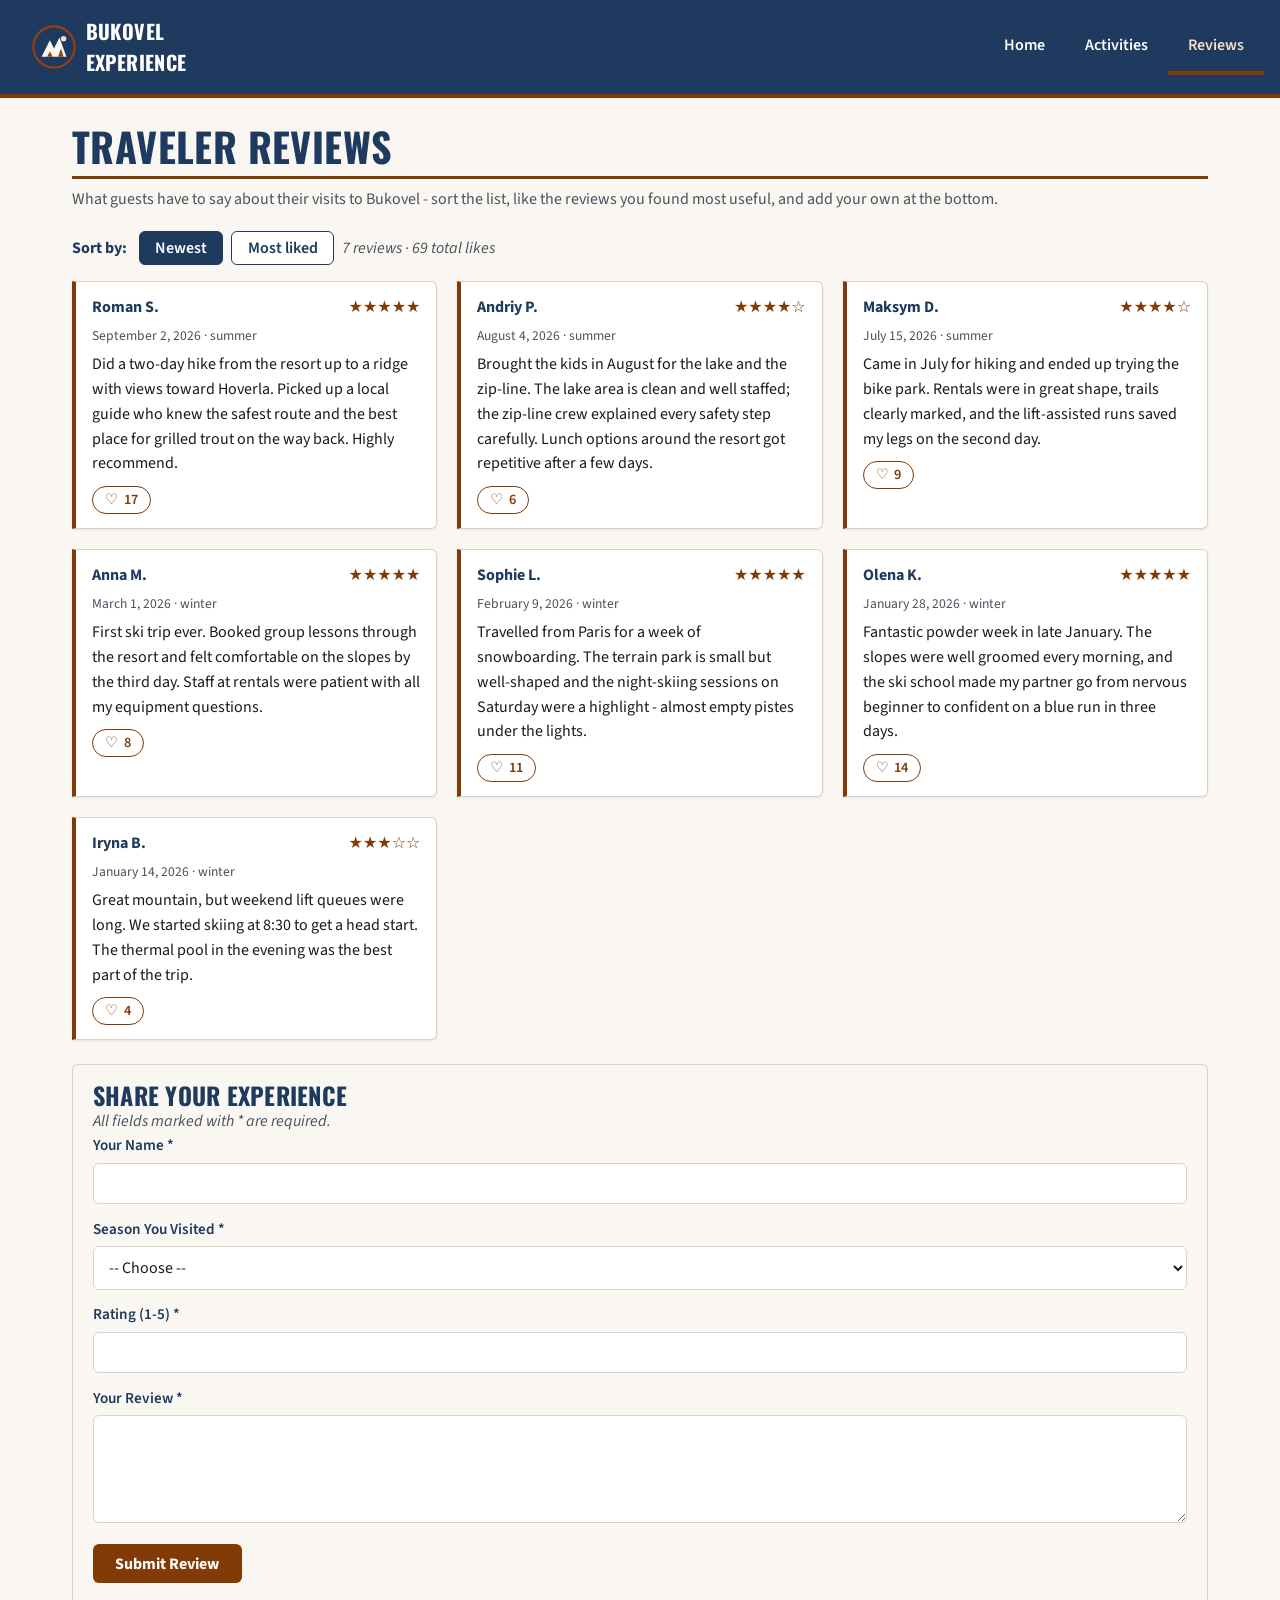
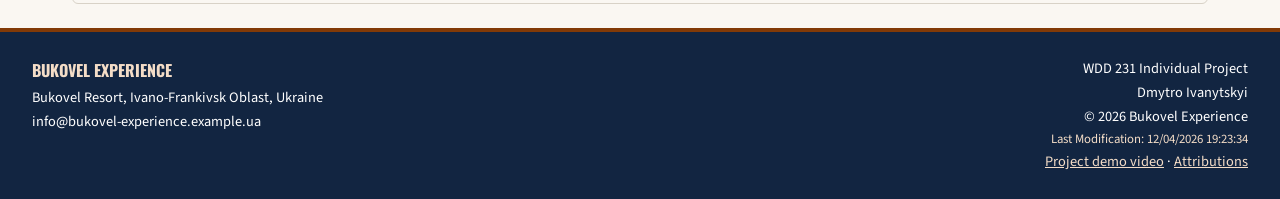
<file: project/reviews.html>
<!DOCTYPE html>
<html lang="en">
<head>
    <meta charset="UTF-8">
    <meta name="viewport" content="width=device-width, initial-scale=1.0">
    <title>Reviews - Bukovel Experience | WDD 231</title>
    <meta name="description" content="Read traveler reviews of the Bukovel resort, sort by newest or most popular, and submit your own experience after your trip.">
    <meta name="author" content="Dmytro Ivanytskyi">

    <meta property="og:title" content="Reviews - Bukovel Experience">
    <meta property="og:description" content="Visitor reviews and community ratings of Bukovel resort.">
    <meta property="og:image" content="https://trident1998.github.io/wdd231/project/images/logo.svg">
    <meta property="og:url" content="https://trident1998.github.io/wdd231/project/reviews.html">

    <link rel="icon" href="images/favicon.svg" type="image/svg+xml">

    <link rel="preconnect" href="https://fonts.googleapis.com">
    <link rel="preconnect" href="https://fonts.gstatic.com" crossorigin>
    <link rel="stylesheet" href="https://fonts.googleapis.com/css2?family=Oswald:wght@500;600;700&family=Source+Sans+3:wght@400;600;700&display=swap">

    <link rel="stylesheet" href="styles/normalize.css">
    <link rel="stylesheet" href="styles/small.css">
    <link rel="stylesheet" href="styles/larger.css">

    <script type="module" src="scripts/reviews.js"></script>
</head>
<body>
    <header class="site-header">
        <div class="header-inner">
            <a class="brand" href="index.html">
                <img class="brand-logo" src="images/logo.svg" alt="Bukovel Experience logo" width="48" height="48">
                <span class="brand-name">Bukovel<br>Experience</span>
            </a>
            <button id="hamburger" class="hamburger" aria-label="Toggle navigation menu" aria-expanded="false" aria-controls="primary-nav">
                <span class="hamburger-icon"></span>
            </button>
        </div>
        <nav id="primary-nav" class="primary-nav">
            <ul>
                <li><a href="index.html">Home</a></li>
                <li><a href="activities.html">Activities</a></li>
                <li><a href="reviews.html" class="active" aria-current="page">Reviews</a></li>
            </ul>
        </nav>
    </header>

    <main>
        <section class="page-intro">
            <h1>Traveler Reviews</h1>
            <p>What guests have to say about their visits to Bukovel - sort the list, like the reviews you found most useful, and add your own at the bottom.</p>
        </section>

        <div class="reviews-controls" role="group" aria-label="Sort reviews">
            <span class="controls-label">Sort by:</span>
            <button type="button" class="filter-btn active" data-sort="newest">Newest</button>
            <button type="button" class="filter-btn" data-sort="liked">Most liked</button>
            <span id="review-count" class="coming-soon"></span>
        </div>

        <section id="reviews-list" class="reviews-list" aria-live="polite"></section>

        <form class="review-form" id="review-form" method="get" action="submit-action.html">
            <h2>Share Your Experience</h2>
            <p class="coming-soon">All fields marked with * are required.</p>

            <label>
                <span class="field-label">Your Name *</span>
                <input type="text" name="author" required title="Your display name" autocomplete="name">
            </label>

            <label>
                <span class="field-label">Season You Visited *</span>
                <select name="season" required title="Which season did you visit?">
                    <option value="">-- Choose --</option>
                    <option value="winter">Winter</option>
                    <option value="summer">Summer</option>
                </select>
            </label>

            <label>
                <span class="field-label">Rating (1-5) *</span>
                <input type="number" name="rating" min="1" max="5" required title="Rating from 1 to 5">
            </label>

            <label>
                <span class="field-label">Your Review *</span>
                <textarea name="body" required title="Tell us about your experience" rows="4"></textarea>
            </label>

            <input type="hidden" name="timestamp" id="timestamp">

            <button type="submit" class="cta">Submit Review</button>
        </form>
    </main>

    <footer class="site-footer">
        <div class="footer-inner">
            <div class="footer-contact">
                <p class="contact-name">Bukovel Experience</p>
                <p>Bukovel Resort, Ivano-Frankivsk Oblast, Ukraine</p>
                <p>info@bukovel-experience.example.ua</p>
            </div>
            <div class="footer-meta">
                <p>WDD 231 Individual Project</p>
                <p>Dmytro Ivanytskyi</p>
                <p>&copy; <span id="currentyear"></span> Bukovel Experience</p>
                <p id="lastModified"></p>
                <p><a href="#" id="video-link">Project demo video</a> &middot; <a href="attributions.html">Attributions</a></p>
            </div>
        </div>
    </footer>
</body>
</html>
</file>
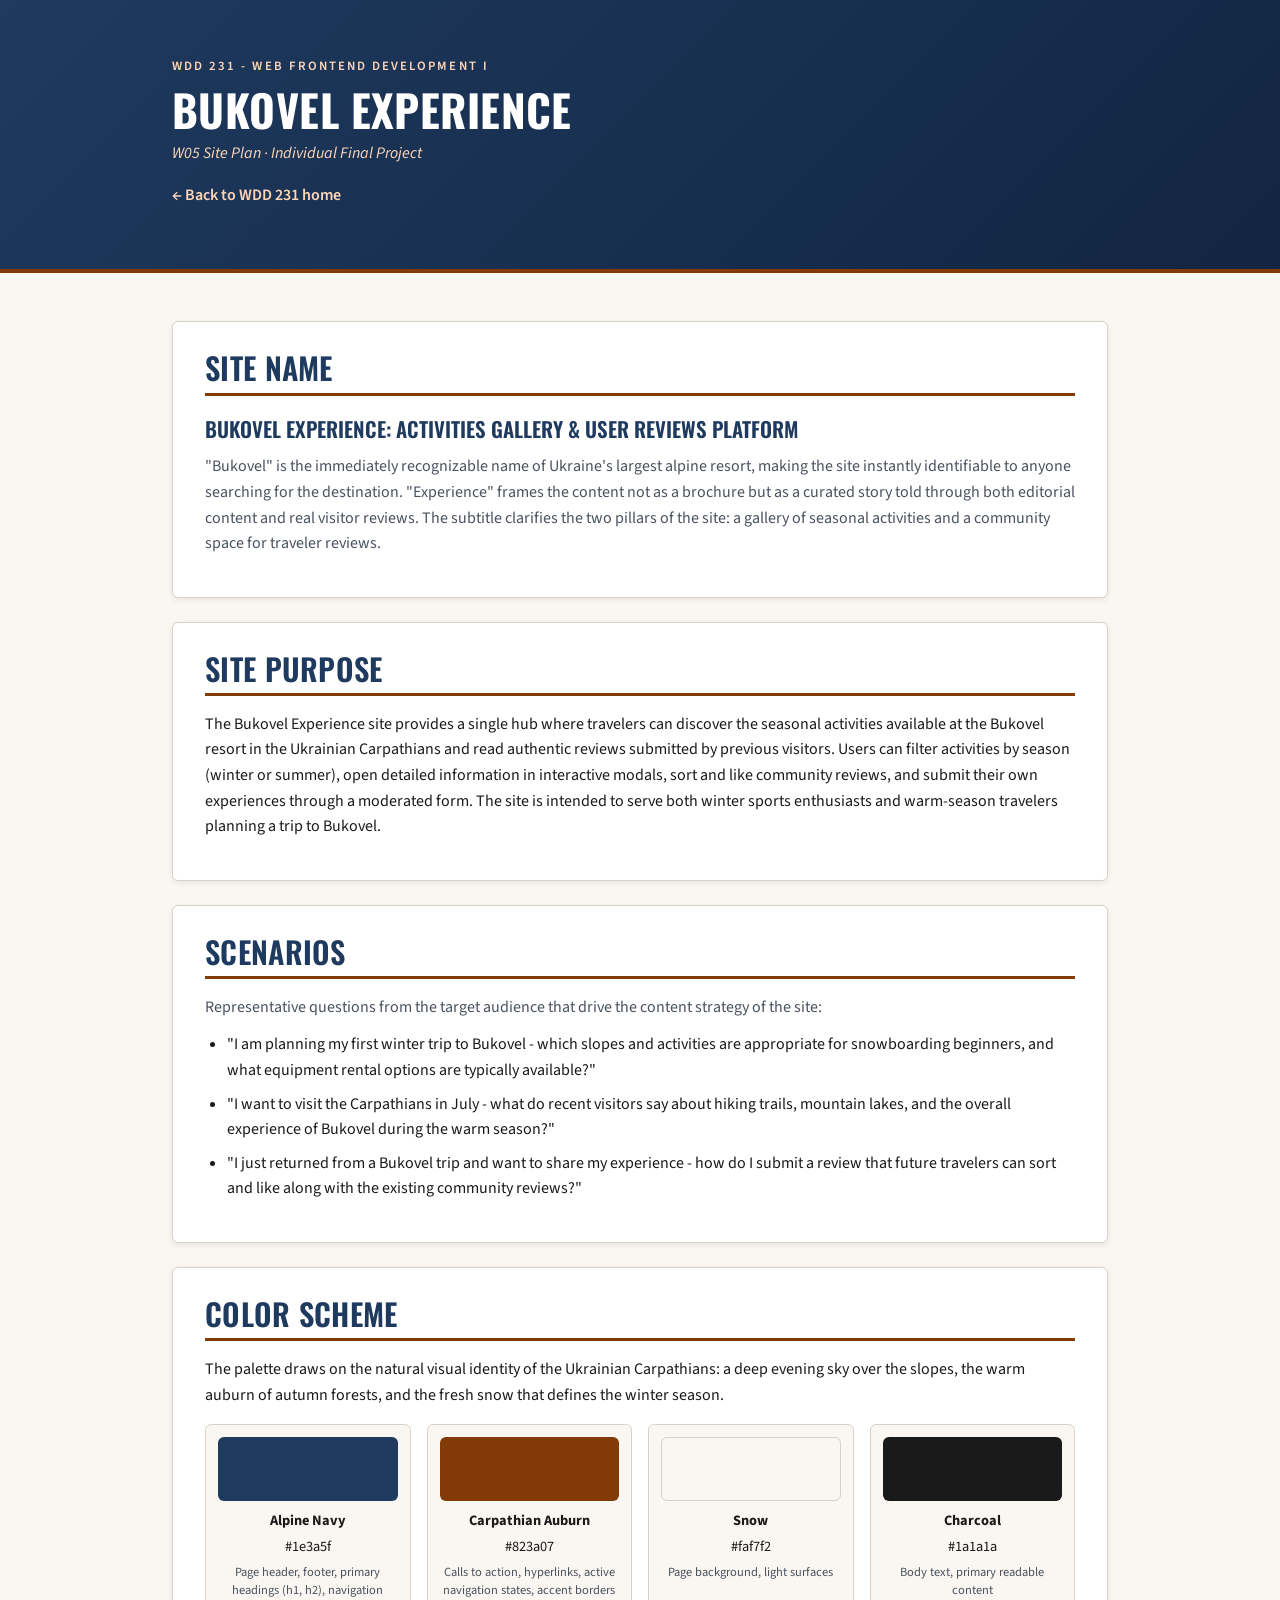
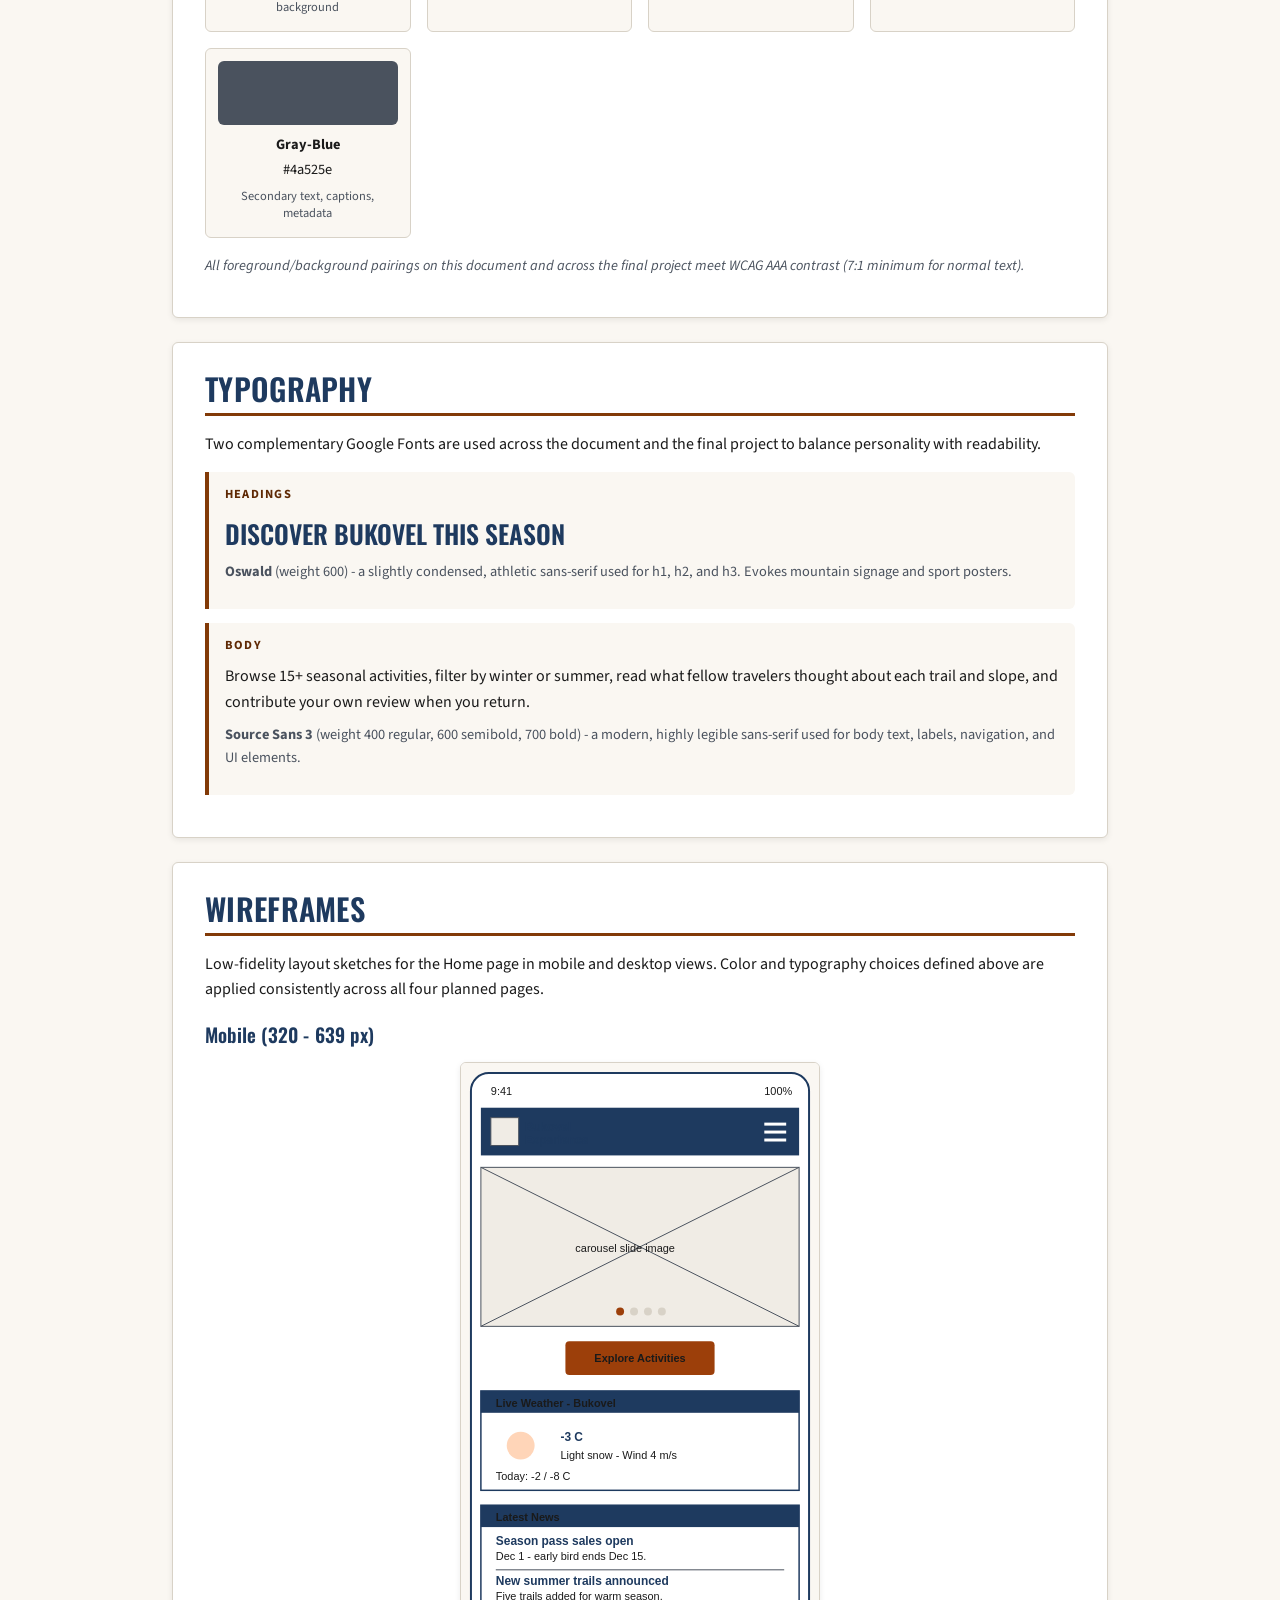
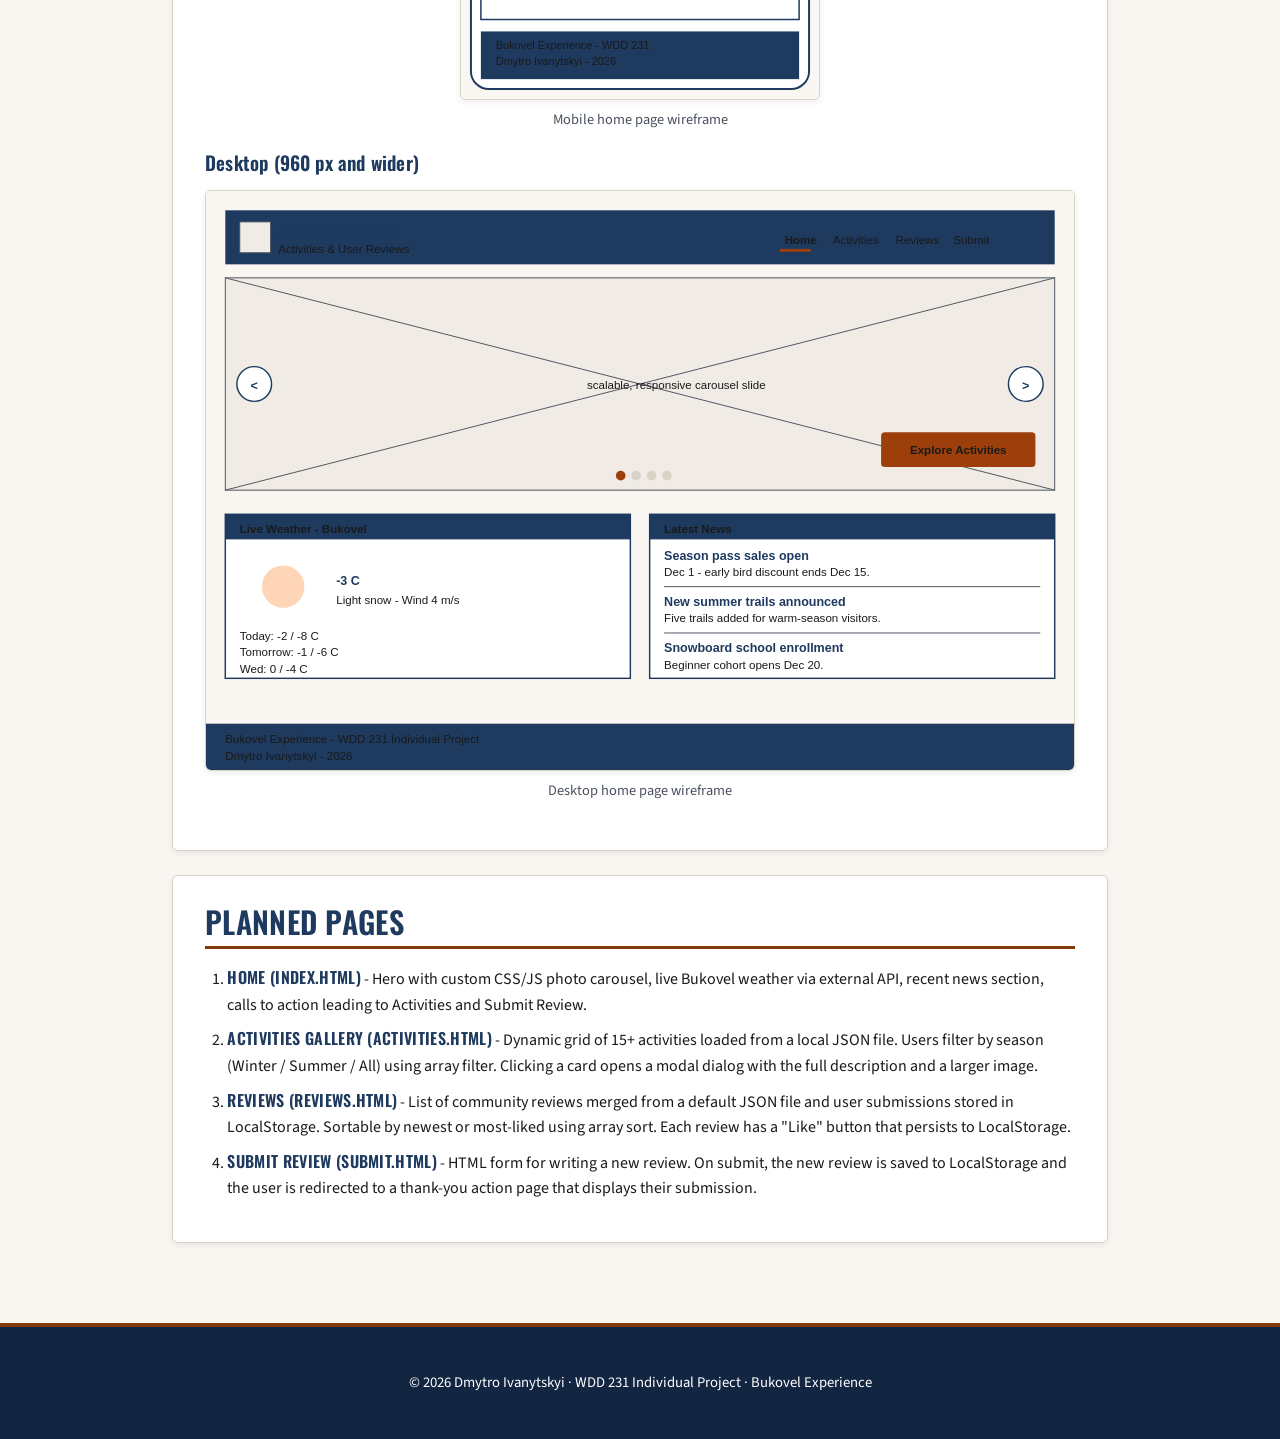
<file: project/site-plan.html>
<!DOCTYPE html>
<html lang="en">
<head>
    <meta charset="UTF-8">
    <meta name="viewport" content="width=device-width, initial-scale=1.0">
    <title>Site Plan - Bukovel Experience | WDD 231</title>
    <meta name="description" content="W05 site plan for the Bukovel Experience individual project - a four-page platform showcasing activities at the Bukovel resort with a user reviews system.">
    <meta name="author" content="Dmytro Ivanytskyi">

    <link rel="icon" href="../images/favicon.svg" type="image/svg+xml">

    <link rel="preconnect" href="https://fonts.googleapis.com">
    <link rel="preconnect" href="https://fonts.gstatic.com" crossorigin>
    <link rel="stylesheet" href="https://fonts.googleapis.com/css2?family=Oswald:wght@500;600;700&family=Source+Sans+3:wght@400;600;700&display=swap">

    <link rel="stylesheet" href="styles/site-plan.css">
</head>
<body>
    <header class="page-header">
        <div class="container">
            <p class="eyebrow">WDD 231 - Web Frontend Development I</p>
            <h1>Bukovel Experience</h1>
            <p class="subtitle">W05 Site Plan &middot; Individual Final Project</p>
            <p><a class="back-link" href="../index.html">&larr; Back to WDD 231 home</a></p>
        </div>
    </header>

    <main class="container">
        <section id="site-name" class="panel">
            <h2>Site Name</h2>
            <p class="site-name">Bukovel Experience: Activities Gallery &amp; User Reviews Platform</p>
            <p class="rationale">
                "Bukovel" is the immediately recognizable name of Ukraine's largest alpine resort,
                making the site instantly identifiable to anyone searching for the destination.
                "Experience" frames the content not as a brochure but as a curated story told
                through both editorial content and real visitor reviews. The subtitle clarifies
                the two pillars of the site: a gallery of seasonal activities and a community
                space for traveler reviews.
            </p>
        </section>

        <section id="site-purpose" class="panel">
            <h2>Site Purpose</h2>
            <p>
                The Bukovel Experience site provides a single hub where travelers can discover
                the seasonal activities available at the Bukovel resort in the Ukrainian
                Carpathians and read authentic reviews submitted by previous visitors. Users
                can filter activities by season (winter or summer), open detailed information
                in interactive modals, sort and like community reviews, and submit their own
                experiences through a moderated form. The site is intended to serve both winter
                sports enthusiasts and warm-season travelers planning a trip to Bukovel.
            </p>
        </section>

        <section id="scenarios" class="panel">
            <h2>Scenarios</h2>
            <p class="section-intro">
                Representative questions from the target audience that drive the content
                strategy of the site:
            </p>
            <ul>
                <li>
                    "I am planning my first winter trip to Bukovel - which slopes and
                    activities are appropriate for snowboarding beginners, and what equipment
                    rental options are typically available?"
                </li>
                <li>
                    "I want to visit the Carpathians in July - what do recent visitors say
                    about hiking trails, mountain lakes, and the overall experience of
                    Bukovel during the warm season?"
                </li>
                <li>
                    "I just returned from a Bukovel trip and want to share my experience -
                    how do I submit a review that future travelers can sort and like along
                    with the existing community reviews?"
                </li>
            </ul>
        </section>

        <section id="color-scheme" class="panel">
            <h2>Color Scheme</h2>
            <p>
                The palette draws on the natural visual identity of the Ukrainian Carpathians:
                a deep evening sky over the slopes, the warm auburn of autumn forests, and
                the fresh snow that defines the winter season.
            </p>
            <div class="design-grid">
                <div class="swatch">
                    <div class="swatch-color" style="background:#1e3a5f;"></div>
                    <p><strong>Alpine Navy</strong></p>
                    <p>#1e3a5f</p>
                    <p class="muted">Page header, footer, primary headings (h1, h2), navigation background</p>
                </div>
                <div class="swatch">
                    <div class="swatch-color" style="background:#823a07;"></div>
                    <p><strong>Carpathian Auburn</strong></p>
                    <p>#823a07</p>
                    <p class="muted">Calls to action, hyperlinks, active navigation states, accent borders</p>
                </div>
                <div class="swatch">
                    <div class="swatch-color" style="background:#faf7f2;border:1px solid #d8d2c7;"></div>
                    <p><strong>Snow</strong></p>
                    <p>#faf7f2</p>
                    <p class="muted">Page background, light surfaces</p>
                </div>
                <div class="swatch">
                    <div class="swatch-color" style="background:#1a1a1a;"></div>
                    <p><strong>Charcoal</strong></p>
                    <p>#1a1a1a</p>
                    <p class="muted">Body text, primary readable content</p>
                </div>
                <div class="swatch">
                    <div class="swatch-color" style="background:#4a525e;"></div>
                    <p><strong>Gray-Blue</strong></p>
                    <p>#4a525e</p>
                    <p class="muted">Secondary text, captions, metadata</p>
                </div>
            </div>
            <p class="note">
                All foreground/background pairings on this document and across the final
                project meet WCAG AAA contrast (7:1 minimum for normal text).
            </p>
        </section>

        <section id="typography" class="panel">
            <h2>Typography</h2>
            <p>
                Two complementary Google Fonts are used across the document and the final
                project to balance personality with readability.
            </p>

            <div class="font-block">
                <p class="font-label">Headings</p>
                <p class="font-sample heading-sample">Discover Bukovel This Season</p>
                <p class="muted">
                    <strong>Oswald</strong> (weight 600) - a slightly condensed, athletic
                    sans-serif used for h1, h2, and h3. Evokes mountain signage and sport
                    posters.
                </p>
            </div>

            <div class="font-block">
                <p class="font-label">Body</p>
                <p class="font-sample body-sample">
                    Browse 15+ seasonal activities, filter by winter or summer, read what
                    fellow travelers thought about each trail and slope, and contribute
                    your own review when you return.
                </p>
                <p class="muted">
                    <strong>Source Sans 3</strong> (weight 400 regular, 600 semibold, 700
                    bold) - a modern, highly legible sans-serif used for body text, labels,
                    navigation, and UI elements.
                </p>
            </div>
        </section>

        <section id="wireframes" class="panel">
            <h2>Wireframes</h2>
            <p>
                Low-fidelity layout sketches for the Home page in mobile and desktop views.
                Color and typography choices defined above are applied consistently across
                all four planned pages.
            </p>

            <h3>Mobile (320 - 639 px)</h3>
            <figure>
                <img src="images/wireframe-mobile.svg" alt="Wireframe of the Bukovel Experience home page in mobile view" width="360" height="640" loading="lazy">
                <figcaption>Mobile home page wireframe</figcaption>
            </figure>

            <h3>Desktop (960 px and wider)</h3>
            <figure>
                <img src="images/wireframe-desktop.svg" alt="Wireframe of the Bukovel Experience home page in desktop view" width="900" height="600" loading="lazy">
                <figcaption>Desktop home page wireframe</figcaption>
            </figure>
        </section>

        <section id="pages" class="panel">
            <h2>Planned Pages</h2>
            <ol class="page-list">
                <li>
                    <strong>Home (index.html)</strong> - Hero with custom CSS/JS photo carousel,
                    live Bukovel weather via external API, recent news section, calls to action
                    leading to Activities and Submit Review.
                </li>
                <li>
                    <strong>Activities Gallery (activities.html)</strong> - Dynamic grid of
                    15+ activities loaded from a local JSON file. Users filter by season
                    (Winter / Summer / All) using array filter. Clicking a card opens a
                    modal dialog with the full description and a larger image.
                </li>
                <li>
                    <strong>Reviews (reviews.html)</strong> - List of community reviews
                    merged from a default JSON file and user submissions stored in
                    LocalStorage. Sortable by newest or most-liked using array sort. Each
                    review has a "Like" button that persists to LocalStorage.
                </li>
                <li>
                    <strong>Submit Review (submit.html)</strong> - HTML form for writing
                    a new review. On submit, the new review is saved to LocalStorage and
                    the user is redirected to a thank-you action page that displays their
                    submission.
                </li>
            </ol>
        </section>
    </main>

    <footer class="page-footer">
        <div class="container">
            <p>&copy; 2026 Dmytro Ivanytskyi &middot; WDD 231 Individual Project &middot; Bukovel Experience</p>
        </div>
    </footer>
</body>
</html>
</file>
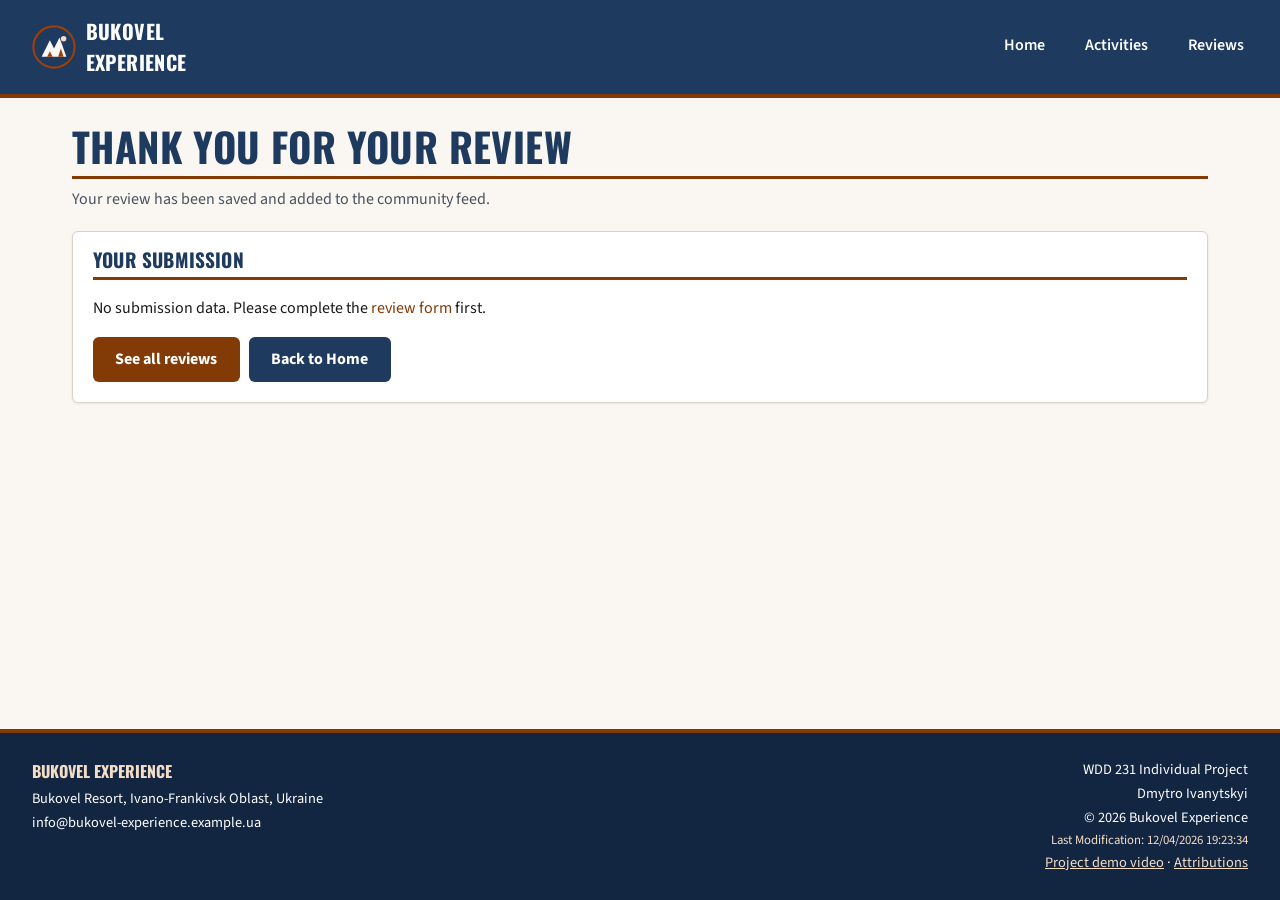
<file: project/submit-action.html>
<!DOCTYPE html>
<html lang="en">
<head>
    <meta charset="UTF-8">
    <meta name="viewport" content="width=device-width, initial-scale=1.0">
    <title>Review Submitted - Bukovel Experience | WDD 231</title>
    <meta name="description" content="Thank-you confirmation page after submitting a Bukovel Experience review.">
    <meta name="author" content="Dmytro Ivanytskyi">

    <link rel="icon" href="images/favicon.svg" type="image/svg+xml">

    <link rel="preconnect" href="https://fonts.googleapis.com">
    <link rel="preconnect" href="https://fonts.gstatic.com" crossorigin>
    <link rel="stylesheet" href="https://fonts.googleapis.com/css2?family=Oswald:wght@500;600;700&family=Source+Sans+3:wght@400;600;700&display=swap">

    <link rel="stylesheet" href="styles/normalize.css">
    <link rel="stylesheet" href="styles/small.css">
    <link rel="stylesheet" href="styles/larger.css">

    <script type="module" src="scripts/submit-action.js"></script>
</head>
<body>
    <header class="site-header">
        <div class="header-inner">
            <a class="brand" href="index.html">
                <img class="brand-logo" src="images/logo.svg" alt="Bukovel Experience logo" width="48" height="48">
                <span class="brand-name">Bukovel<br>Experience</span>
            </a>
            <button id="hamburger" class="hamburger" aria-label="Toggle navigation menu" aria-expanded="false" aria-controls="primary-nav">
                <span class="hamburger-icon"></span>
            </button>
        </div>
        <nav id="primary-nav" class="primary-nav">
            <ul>
                <li><a href="index.html">Home</a></li>
                <li><a href="activities.html">Activities</a></li>
                <li><a href="reviews.html">Reviews</a></li>
            </ul>
        </nav>
    </header>

    <main>
        <section class="page-intro">
            <h1>Thank You for Your Review</h1>
            <p>Your review has been saved and added to the community feed.</p>
        </section>

        <section class="card">
            <h2>Your Submission</h2>
            <dl id="submission-list" class="submission-list" aria-live="polite">
                <p class="coming-soon">Submitted data will appear here.</p>
            </dl>
            <p>
                <a class="cta" href="reviews.html">See all reviews</a>
                &nbsp;
                <a class="cta" href="index.html" style="background-color: var(--primary);">Back to Home</a>
            </p>
        </section>
    </main>

    <footer class="site-footer">
        <div class="footer-inner">
            <div class="footer-contact">
                <p class="contact-name">Bukovel Experience</p>
                <p>Bukovel Resort, Ivano-Frankivsk Oblast, Ukraine</p>
                <p>info@bukovel-experience.example.ua</p>
            </div>
            <div class="footer-meta">
                <p>WDD 231 Individual Project</p>
                <p>Dmytro Ivanytskyi</p>
                <p>&copy; <span id="currentyear"></span> Bukovel Experience</p>
                <p id="lastModified"></p>
                <p><a href="#" id="video-link">Project demo video</a> &middot; <a href="attributions.html">Attributions</a></p>
            </div>
        </div>
    </footer>
</body>
</html>
</file>
<file: styles/small.css>
/* ===== Variables & Reset ===== */
:root {
    --color-primary: #1f3a5f;
    --color-primary-dark: #142a48;
    --color-accent: #823a07;
    --color-accent-light: #f2d3bf;
    --color-bg: #f7f4ef;
    --color-surface: #ffffff;
    --color-text: #1c1c1c;
    --color-muted: #4a525e;
    --color-border: #d8d2c7;
    --color-completed-bg: #1f3a5f;
    --color-completed-text: #ffffff;
    --font-base: 'Roboto', system-ui, -apple-system, Segoe UI, Arial, sans-serif;
    --shadow-sm: 0 1px 2px rgba(0, 0, 0, 0.08);
    --shadow-md: 0 4px 12px rgba(0, 0, 0, 0.1);
    --radius: 6px;
}

* {
    box-sizing: border-box;
}

html {
    scroll-behavior: smooth;
}

body {
    margin: 0;
    font-family: var(--font-base);
    color: var(--color-text);
    background-color: var(--color-bg);
    line-height: 1.5;
    min-height: 100vh;
    display: flex;
    flex-direction: column;
}

h1, h2, h3 {
    font-weight: 700;
    line-height: 1.2;
    margin: 0;
}

img {
    max-width: 100%;
    height: auto;
    display: block;
}

a {
    color: var(--color-primary);
}

/* ===== Header ===== */
header {
    background-color: var(--color-surface);
    border-bottom: 1px solid var(--color-border);
    box-shadow: var(--shadow-sm);
}

.header-content {
    display: flex;
    align-items: center;
    justify-content: space-between;
    padding: 0.75rem 1rem;
    gap: 0.75rem;
}

.logo {
    width: 40px;
    height: 40px;
    color: var(--color-primary);
    flex-shrink: 0;
}

.site-name {
    flex: 1;
    font-size: 1.15rem;
    font-weight: 700;
    color: var(--color-primary);
}

.hamburger {
    background: transparent;
    border: 1px solid var(--color-primary);
    border-radius: var(--radius);
    width: 40px;
    height: 40px;
    cursor: pointer;
    position: relative;
    color: var(--color-primary);
}

.hamburger-icon,
.hamburger-icon::before,
.hamburger-icon::after {
    content: '';
    position: absolute;
    left: 50%;
    transform: translateX(-50%);
    width: 22px;
    height: 3px;
    background-color: currentColor;
    transition: transform 0.25s ease, opacity 0.2s ease;
}

.hamburger-icon {
    top: 50%;
    margin-top: -1.5px;
}

.hamburger-icon::before {
    top: -7px;
}

.hamburger-icon::after {
    top: 7px;
}

.hamburger.open .hamburger-icon {
    background-color: transparent;
}

.hamburger.open .hamburger-icon::before {
    top: 0;
    transform: translateX(-50%) rotate(45deg);
}

.hamburger.open .hamburger-icon::after {
    top: 0;
    transform: translateX(-50%) rotate(-45deg);
}

/* ===== Navigation ===== */
.primary-nav ul {
    list-style: none;
    margin: 0;
    padding: 0;
    display: none;
    flex-direction: column;
    background-color: var(--color-primary);
}

.primary-nav.open ul {
    display: flex;
}

.primary-nav a {
    display: block;
    padding: 1rem 1.25rem;
    color: #ffffff;
    text-decoration: none;
    border-top: 1px solid rgba(255, 255, 255, 0.08);
    font-weight: 500;
    transition: background-color 0.2s ease;
}

.primary-nav a:hover,
.primary-nav a:focus {
    background-color: var(--color-accent);
    color: #ffffff;
    outline: none;
}

.primary-nav a.active {
    background-color: var(--color-primary-dark);
    color: #ffffff;
    border-left: 4px solid var(--color-accent);
}

/* ===== Main ===== */
main {
    flex: 1;
    width: 100%;
    max-width: 1200px;
    margin: 0 auto;
    padding: 1rem;
}

main h1 {
    font-size: 1.75rem;
    color: var(--color-primary);
    margin-bottom: 1rem;
    border-bottom: 3px solid var(--color-accent);
    padding-bottom: 0.4rem;
}

.grid-top {
    display: grid;
    grid-template-columns: 1fr;
    gap: 1rem;
    margin-bottom: 1rem;
}

.card {
    background-color: var(--color-surface);
    border: 1px solid var(--color-border);
    border-radius: var(--radius);
    box-shadow: var(--shadow-sm);
    overflow: hidden;
    margin-bottom: 1rem;
}

.card h2 {
    background-color: var(--color-primary);
    color: #ffffff;
    padding: 0.75rem 1rem;
    font-size: 1.05rem;
    text-align: center;
}

.about p {
    padding: 1rem;
    margin: 0;
}

.photo {
    text-align: center;
}

.photo img {
    margin: 1rem auto;
    border-radius: var(--radius);
    max-width: 280px;
    width: 100%;
}

/* ===== Courses ===== */
.courses-section {
    padding-bottom: 1rem;
}

.filter-buttons {
    display: flex;
    flex-wrap: wrap;
    gap: 0.5rem;
    padding: 1rem;
    justify-content: center;
}

.filter {
    flex: 1 1 80px;
    padding: 0.55rem 1rem;
    background-color: var(--color-accent-light);
    color: var(--color-primary-dark);
    border: 2px solid var(--color-accent);
    border-radius: var(--radius);
    font-weight: 500;
    cursor: pointer;
    transition: background-color 0.2s ease, color 0.2s ease, transform 0.1s ease;
}

.filter:hover,
.filter:focus {
    background-color: var(--color-accent);
    color: #ffffff;
    outline: none;
}

.filter.active {
    background-color: var(--color-primary);
    color: #ffffff;
    border-color: var(--color-primary);
}

.credits-summary {
    text-align: center;
    margin: 0;
    padding: 0 1rem 0.75rem;
    color: var(--color-muted);
    font-weight: 500;
}

#totalCredits {
    color: var(--color-primary);
    font-weight: 700;
}

.course-list {
    display: grid;
    grid-template-columns: repeat(auto-fit, minmax(120px, 1fr));
    gap: 0.6rem;
    padding: 0 1rem 1rem;
}

.course-card {
    background-color: var(--color-accent-light);
    color: var(--color-primary-dark);
    border: 1px solid var(--color-accent);
    border-radius: var(--radius);
    padding: 0.75rem 0.5rem;
    text-align: center;
    font-weight: 500;
}

.course-card.completed {
    background-color: var(--color-completed-bg);
    color: var(--color-completed-text);
    border-color: var(--color-primary-dark);
}

.course-card.completed::before {
    content: '\2714  ';
    color: #ffffff;
    font-weight: 700;
}

/* ===== Footer ===== */
footer {
    background-color: var(--color-primary);
    color: #ffffff;
    text-align: center;
    padding: 1rem;
    margin-top: auto;
}

.social {
    display: flex;
    justify-content: center;
    gap: 1rem;
    margin-bottom: 0.75rem;
}

.social a {
    color: #ffffff;
    display: inline-flex;
    padding: 0.4rem;
    border-radius: 50%;
    transition: background-color 0.2s ease, transform 0.15s ease;
}

.social a:hover,
.social a:focus {
    background-color: var(--color-accent);
    transform: scale(1.05);
    outline: none;
}

footer p {
    margin: 0.25rem 0;
    font-size: 0.9rem;
}

footer #lastModified {
    color: var(--color-accent-light);
    font-size: 0.8rem;
}
</file>
<file: styles/larger.css>
/* ===== Media query for larger screens (>= 640px) ===== */
@media (min-width: 640px) {
    .header-content {
        padding: 1rem 2rem;
    }

    .site-name {
        font-size: 1.4rem;
    }

    .hamburger {
        display: none;
    }

    .primary-nav ul {
        display: flex !important;
        flex-direction: row;
        justify-content: flex-end;
        background-color: var(--color-primary);
    }

    .primary-nav a {
        border-top: none;
        border-bottom: 4px solid transparent;
        padding: 0.85rem 1.25rem;
    }

    .primary-nav a:hover,
    .primary-nav a:focus {
        background-color: var(--color-accent);
        color: #ffffff;
    }

    .primary-nav a.active {
        border-left: none;
        border-bottom-color: var(--color-accent);
    }

    main {
        padding: 1.5rem 2rem;
    }

    main h1 {
        font-size: 2.25rem;
    }

    .grid-top {
        grid-template-columns: 2fr 1fr;
        gap: 1.5rem;
        align-items: stretch;
    }

    .grid-top .card {
        margin-bottom: 0;
    }

    .photo img {
        max-width: calc(100% - 2rem);
        margin: 1rem auto;
    }

    .filter-buttons {
        justify-content: center;
        gap: 0.75rem;
    }

    .filter {
        flex: 0 0 auto;
        min-width: 130px;
    }

    .course-list {
        grid-template-columns: repeat(auto-fit, minmax(160px, 1fr));
        gap: 0.85rem;
    }

    .course-card {
        padding: 1rem 0.75rem;
        font-size: 1rem;
    }

    footer {
        padding: 1.5rem 2rem;
    }
}

@media (min-width: 960px) {
    main {
        padding: 2rem 2.5rem;
    }

    .grid-top {
        gap: 2rem;
    }

    .course-list {
        grid-template-columns: repeat(auto-fit, minmax(180px, 1fr));
    }
}
</file>
<file: chamber/styles/small.css>
:root {
    --primary: #14365e;
    --primary-dark: #0a2440;
    --secondary: #ffd54f;
    --secondary-light: #efe1ad;
    --text: #1a1a1a;
    --muted: #4a525e;
    --bg: #fafafa;
    --surface: #ffffff;
    --border: #e0e0e0;
    --gold-bg: #fff7d6;
    --silver-bg: #ececec;
    --radius: 6px;
    --shadow-sm: 0 1px 3px rgba(0, 0, 0, 0.08);
    --shadow-md: 0 4px 12px rgba(0, 0, 0, 0.1);
    --font-heading: 'Merriweather', Georgia, serif;
    --font-body: 'Open Sans', system-ui, sans-serif;
}

body {
    font-family: var(--font-body);
    color: var(--text);
    background-color: var(--bg);
    line-height: 1.5;
    min-height: 100vh;
    display: flex;
    flex-direction: column;
}

h1, h2, h3 {
    font-family: var(--font-heading);
    color: var(--primary);
    line-height: 1.25;
}

/* ===== Header ===== */
.site-header {
    background-color: var(--surface);
    border-bottom: 3px solid var(--secondary);
    box-shadow: var(--shadow-sm);
}

.header-inner {
    display: flex;
    align-items: center;
    justify-content: space-between;
    padding: 0.75rem 1rem;
    gap: 0.75rem;
}

.brand {
    display: flex;
    align-items: center;
    gap: 0.6rem;
    color: var(--primary);
}

.brand-logo {
    width: 44px;
    height: 44px;
    flex-shrink: 0;
}

.brand-name {
    font-family: var(--font-heading);
    font-weight: 700;
    font-size: 0.95rem;
    line-height: 1.15;
    color: var(--primary);
}

.hamburger {
    width: 42px;
    height: 42px;
    border: 1px solid var(--primary);
    border-radius: var(--radius);
    position: relative;
    color: var(--primary);
}

.hamburger-icon,
.hamburger-icon::before,
.hamburger-icon::after {
    content: '';
    position: absolute;
    left: 50%;
    transform: translateX(-50%);
    width: 22px;
    height: 3px;
    background-color: currentColor;
    transition: transform 0.2s ease, opacity 0.2s ease;
}

.hamburger-icon {
    top: 50%;
    margin-top: -1.5px;
}

.hamburger-icon::before { top: -7px; }
.hamburger-icon::after  { top: 7px; }

.hamburger.open .hamburger-icon {
    background-color: transparent;
}

.hamburger.open .hamburger-icon::before {
    top: 0;
    transform: translateX(-50%) rotate(45deg);
}

.hamburger.open .hamburger-icon::after {
    top: 0;
    transform: translateX(-50%) rotate(-45deg);
}

/* ===== Nav ===== */
.primary-nav ul {
    list-style: none;
    display: none;
    flex-direction: column;
    background-color: var(--primary);
}

.primary-nav.open ul {
    display: flex;
}

.primary-nav a {
    display: block;
    padding: 0.85rem 1.25rem;
    color: #ffffff;
    border-top: 1px solid rgba(255, 255, 255, 0.08);
    font-weight: 600;
    transition: background-color 0.2s ease, color 0.2s ease;
}

.primary-nav a:hover,
.primary-nav a:focus {
    background-color: var(--secondary);
    color: var(--primary-dark);
}

.primary-nav a.active {
    background-color: var(--primary-dark);
    color: var(--secondary);
    border-left: 4px solid var(--secondary);
}

/* ===== Main ===== */
main {
    flex: 1;
    width: 100%;
    max-width: 1200px;
    margin: 0 auto;
    padding: 1rem;
}

.page-intro h1 {
    font-size: 1.6rem;
    border-bottom: 3px solid var(--secondary);
    padding-bottom: 0.35rem;
    margin-bottom: 0.5rem;
}

.page-intro p {
    color: var(--muted);
    margin-bottom: 1rem;
}

/* ===== View controls ===== */
.view-controls {
    display: flex;
    justify-content: flex-end;
    gap: 0.5rem;
    margin-bottom: 1rem;
}

.view-btn {
    display: inline-flex;
    align-items: center;
    gap: 0.4rem;
    padding: 0.4rem 0.75rem;
    border: 1px solid var(--primary);
    color: var(--primary);
    background-color: var(--surface);
    border-radius: var(--radius);
    font-weight: 600;
    font-size: 0.9rem;
    transition: background-color 0.2s ease, color 0.2s ease;
}

.view-btn:hover,
.view-btn:focus {
    background-color: var(--secondary-light);
}

.view-btn.active {
    background-color: var(--primary);
    color: #ffffff;
}

.icon-grid,
.icon-list {
    display: inline-block;
    width: 16px;
    height: 16px;
    position: relative;
}

.icon-grid::before {
    content: '';
    position: absolute;
    inset: 0;
    background-image:
        linear-gradient(currentColor, currentColor),
        linear-gradient(currentColor, currentColor),
        linear-gradient(currentColor, currentColor),
        linear-gradient(currentColor, currentColor);
    background-size: 6px 6px;
    background-repeat: no-repeat;
    background-position: 0 0, 10px 0, 0 10px, 10px 10px;
}

.icon-list::before {
    content: '';
    position: absolute;
    inset: 2px 0;
    background-image:
        linear-gradient(currentColor, currentColor),
        linear-gradient(currentColor, currentColor),
        linear-gradient(currentColor, currentColor);
    background-size: 100% 2px;
    background-repeat: no-repeat;
    background-position: 0 0, 0 6px, 0 12px;
}

/* ===== Members ===== */
.members.grid {
    display: grid;
    grid-template-columns: 1fr;
    gap: 1rem;
}

.member-card {
    background-color: var(--surface);
    border: 1px solid var(--border);
    border-radius: var(--radius);
    box-shadow: var(--shadow-sm);
    padding: 1rem;
    display: flex;
    flex-direction: column;
    align-items: center;
    text-align: center;
}

.member-card .member-logo {
    width: 100%;
    max-width: 180px;
    height: 80px;
    object-fit: contain;
    margin-bottom: 0.75rem;
}

.member-card h3 {
    font-size: 1.05rem;
    margin-bottom: 0.25rem;
}

.member-tagline {
    color: var(--muted);
    font-style: italic;
    font-size: 0.9rem;
    margin-bottom: 0.5rem;
}

.member-info {
    font-size: 0.9rem;
    margin: 0.15rem 0;
    color: var(--text);
}

.member-info a {
    color: var(--primary);
    text-decoration: underline;
    word-break: break-word;
}

.member-level {
    display: inline-block;
    margin-top: 0.5rem;
    padding: 0.2rem 0.65rem;
    border-radius: 999px;
    font-size: 0.75rem;
    font-weight: 700;
    text-transform: uppercase;
    letter-spacing: 0.05em;
    background-color: var(--silver-bg);
    color: var(--text);
}

.member-level.level-2 {
    background-color: var(--silver-bg);
    color: #2a2a2a;
    border: 1px solid #c4c4c4;
}

.member-level.level-3 {
    background-color: var(--gold-bg);
    color: #6b4f00;
    border: 1px solid var(--secondary);
}

/* ===== List layout ===== */
.members.list {
    display: block;
}

.members.list .member-card {
    display: grid;
    grid-template-columns: 1fr;
    text-align: left;
    align-items: center;
    padding: 0.75rem 1rem;
    margin-bottom: 0;
    border-radius: 0;
    border-top: none;
    box-shadow: none;
}

.members.list .member-card:first-child {
    border-top: 1px solid var(--border);
}

.members.list .member-card:nth-child(even) {
    background-color: #f4ede0;
}

.members.list .member-logo,
.members.list .member-tagline {
    display: none;
}

.members.list .member-card h3 {
    font-size: 1rem;
    margin: 0;
}

.members.list .member-info {
    margin: 0.1rem 0;
    font-size: 0.85rem;
}

.members.list .member-level {
    justify-self: start;
    margin-top: 0.25rem;
}

/* ===== Footer ===== */
.site-footer {
    background-color: var(--primary);
    color: #ffffff;
    margin-top: auto;
}

.footer-inner {
    padding: 1.25rem 1rem;
    display: flex;
    flex-direction: column;
    gap: 1rem;
}

.footer-contact p,
.footer-meta p {
    margin: 0.1rem 0;
    font-size: 0.9rem;
}

.footer-contact .contact-name {
    font-family: var(--font-heading);
    font-weight: 700;
    color: var(--secondary);
    font-size: 1rem;
    margin-bottom: 0.25rem;
}

.footer-meta {
    border-top: 1px solid rgba(255, 255, 255, 0.15);
    padding-top: 0.75rem;
}

.footer-meta #lastModified {
    color: var(--secondary-light);
    font-size: 0.8rem;
    margin-top: 0.25rem;
}

/* ===== Home page: Hero ===== */
.hero {
    position: relative;
    overflow: hidden;
    border-radius: var(--radius);
    box-shadow: var(--shadow-sm);
    margin-bottom: 1.25rem;
    background-color: var(--primary-dark);
}

.hero-image {
    width: 100%;
    height: auto;
    display: block;
    aspect-ratio: 16 / 6;
    object-fit: cover;
    object-position: center top;
}

.hero-content {
    background-color: rgba(10, 36, 64, 0.92);
    color: #ffffff;
    padding: 1rem 1.25rem 1.25rem;
    text-align: center;
}

.hero-content h1 {
    font-family: var(--font-heading);
    color: #ffffff;
    font-size: 1.4rem;
    margin-bottom: 0.4rem;
}

.hero-content p {
    color: var(--secondary-light);
    margin-bottom: 0.85rem;
}

.cta {
    display: inline-block;
    background-color: var(--secondary);
    color: var(--primary-dark);
    font-weight: 700;
    padding: 0.65rem 1.5rem;
    border-radius: var(--radius);
    text-decoration: none;
    transition: background-color 0.2s ease, transform 0.15s ease;
}

.cta:hover,
.cta:focus {
    background-color: var(--secondary-light);
    transform: translateY(-1px);
    outline: none;
}

/* ===== Home grid (events + weather) ===== */
.home-grid {
    display: grid;
    grid-template-columns: 1fr;
    gap: 1rem;
    margin-bottom: 1.25rem;
}

.card.events-section,
.card.weather-section,
.card.spotlights-section {
    background-color: var(--surface);
    border: 1px solid var(--border);
    border-radius: var(--radius);
    box-shadow: var(--shadow-sm);
    padding: 1rem 1.25rem 1.25rem;
}

.card h2 {
    font-size: 1.2rem;
    border-bottom: 3px solid var(--secondary);
    padding-bottom: 0.35rem;
    margin-bottom: 0.85rem;
}

/* Events */
.event {
    padding: 0.6rem 0;
    border-bottom: 1px solid var(--border);
}

.event:last-child {
    border-bottom: none;
}

.event h3 {
    color: var(--primary);
    font-size: 1.02rem;
    margin-bottom: 0.2rem;
}

.event-date {
    color: var(--muted);
    font-size: 0.85rem;
    font-weight: 600;
    margin-bottom: 0.35rem;
}

.event p:not(.event-date) {
    font-size: 0.93rem;
}

/* Weather */
.weather-current {
    display: flex;
    flex-direction: column;
    align-items: center;
    text-align: center;
    padding: 0.5rem 0 0.75rem;
}

.weather-current .temp {
    font-family: var(--font-heading);
    font-size: 2.4rem;
    font-weight: 700;
    color: var(--primary);
    line-height: 1;
    margin-bottom: 0.4rem;
}

.weather-current .weather-icon {
    width: 70px;
    height: 70px;
    margin-bottom: 0.25rem;
}

.weather-current .description {
    font-weight: 600;
    text-transform: capitalize;
    color: var(--text);
    margin-bottom: 0.3rem;
}

.weather-current .meta {
    color: var(--muted);
    font-size: 0.88rem;
}

.forecast-title {
    color: var(--primary);
    font-size: 1rem;
    border-top: 1px solid var(--border);
    padding-top: 0.6rem;
    margin-bottom: 0.5rem;
}

.weather-forecast {
    display: grid;
    grid-template-columns: 1fr;
    gap: 0.35rem;
}

.forecast-day {
    display: flex;
    justify-content: space-between;
    align-items: center;
    padding: 0.4rem 0.6rem;
    background-color: var(--bg);
    border-radius: var(--radius);
}

.forecast-day .day-name {
    font-weight: 600;
    color: var(--primary);
}

.forecast-day .day-temp {
    font-weight: 700;
    color: var(--text);
}

/* Spotlights */
.section-intro {
    color: var(--muted);
    margin-bottom: 1rem;
}

.spotlight-cards {
    display: grid;
    grid-template-columns: 1fr;
    gap: 1rem;
}

.spotlight-card {
    background-color: var(--bg);
    border: 1px solid var(--border);
    border-radius: var(--radius);
    padding: 1rem;
    display: flex;
    flex-direction: column;
    align-items: center;
    text-align: center;
}

.spotlight-card .spotlight-logo {
    width: 100%;
    max-width: 180px;
    height: 80px;
    object-fit: contain;
    margin-bottom: 0.6rem;
}

.spotlight-card h3 {
    font-size: 1.05rem;
    margin-bottom: 0.25rem;
}

.spotlight-card .spotlight-info {
    font-size: 0.9rem;
    margin: 0.12rem 0;
}

.spotlight-card a {
    color: var(--primary);
    text-decoration: underline;
    word-break: break-word;
}

/* ===== Join page: layout ===== */
.join-grid {
    display: grid;
    grid-template-columns: 1fr;
    gap: 1.25rem;
    margin-bottom: 1.5rem;
}

/* ===== Form ===== */
.join-form {
    background-color: var(--surface);
    border: 1px solid var(--border);
    border-radius: var(--radius);
    box-shadow: var(--shadow-sm);
    padding: 1rem 1.25rem 1.25rem;
}

.join-form fieldset {
    border: 1px solid var(--border);
    border-radius: var(--radius);
    padding: 0.85rem 1rem 1rem;
    margin: 0 0 1rem;
}

.join-form legend {
    font-family: var(--font-heading);
    color: var(--primary);
    padding: 0 0.5rem;
    font-size: 1.05rem;
}

.join-form label {
    display: block;
    margin-bottom: 0.85rem;
}

.join-form .field-label {
    display: block;
    font-weight: 600;
    color: var(--primary);
    margin-bottom: 0.3rem;
    font-size: 0.95rem;
}

.join-form .req {
    color: #b00020;
    margin-left: 0.15rem;
}

.join-form input[type="text"],
.join-form input[type="email"],
.join-form input[type="tel"],
.join-form select,
.join-form textarea {
    width: 100%;
    padding: 0.55rem 0.7rem;
    border: 1px solid var(--border);
    border-radius: var(--radius);
    font-family: inherit;
    font-size: 1rem;
    color: var(--text);
    background-color: var(--surface);
    transition: border-color 0.15s ease, box-shadow 0.15s ease;
}

.join-form input:focus,
.join-form select:focus,
.join-form textarea:focus {
    outline: none;
    border-color: var(--primary);
    box-shadow: 0 0 0 3px rgba(20, 54, 94, 0.18);
}

.join-form input:required:valid,
.join-form textarea:required:valid {
    border-color: #2e7d32;
}

.join-form input:required:invalid:not(:placeholder-shown),
.join-form input:invalid:not(:placeholder-shown):not(:focus) {
    border-color: #b00020;
}

.join-form textarea {
    resize: vertical;
    min-height: 90px;
}

.join-form .field-hint {
    display: block;
    color: var(--muted);
    font-size: 0.82rem;
    margin-top: 0.25rem;
}

.submit-btn {
    width: 100%;
    border: none;
    cursor: pointer;
    font-size: 1rem;
    margin-top: 0.25rem;
}

/* ===== Membership cards (Join page) ===== */
.membership-cards {
    display: grid;
    grid-template-columns: 1fr;
    gap: 0.85rem;
    list-style: none;
    margin: 0;
    padding: 0;
}

.membership-card {
    background-color: var(--surface);
    border: 1px solid var(--border);
    border-left: 6px solid var(--primary);
    border-radius: var(--radius);
    padding: 1rem 1.25rem;
    box-shadow: var(--shadow-sm);
    opacity: 0;
    transform: translateY(20px);
    animation: cardSlideIn 0.55s ease-out forwards;
}

.membership-card.level-np      { border-left-color: #2e7d32; }
.membership-card.level-bronze  { border-left-color: #8a5a2b; }
.membership-card.level-silver  { border-left-color: #6e7480; }
.membership-card.level-gold    { border-left-color: var(--secondary); }

.membership-card:nth-child(1) { animation-delay: 0.10s; }
.membership-card:nth-child(2) { animation-delay: 0.25s; }
.membership-card:nth-child(3) { animation-delay: 0.40s; }
.membership-card:nth-child(4) { animation-delay: 0.55s; }

.membership-card h2 {
    font-size: 1.1rem;
    margin-bottom: 0.2rem;
}

.membership-card .card-fee {
    color: var(--muted);
    font-weight: 600;
    font-size: 0.85rem;
    text-transform: uppercase;
    letter-spacing: 0.06em;
    margin-bottom: 0.4rem;
}

.membership-card p {
    font-size: 0.92rem;
    margin-bottom: 0.6rem;
}

.card-link {
    display: inline-block;
    background-color: var(--primary);
    color: #ffffff;
    border: none;
    padding: 0.45rem 0.95rem;
    border-radius: var(--radius);
    font-weight: 600;
    font-size: 0.9rem;
    cursor: pointer;
    transition: background-color 0.2s ease, transform 0.15s ease;
}

.card-link:hover,
.card-link:focus {
    background-color: var(--primary-dark);
    transform: translateY(-1px);
    outline: none;
}

@keyframes cardSlideIn {
    from {
        opacity: 0;
        transform: translateY(20px);
    }
    to {
        opacity: 1;
        transform: translateY(0);
    }
}

@media (prefers-reduced-motion: reduce) {
    .membership-card {
        animation: none;
        opacity: 1;
        transform: none;
    }
}

/* ===== Modals (benefits) ===== */
.benefits-modal {
    border: none;
    border-radius: var(--radius);
    padding: 1.25rem 1.5rem 1.5rem;
    max-width: 28rem;
    width: calc(100% - 2rem);
    background-color: var(--surface);
    color: var(--text);
    box-shadow: 0 12px 40px rgba(0, 0, 0, 0.3);
}

.benefits-modal::backdrop {
    background-color: rgba(10, 36, 64, 0.65);
}

.benefits-modal h2 {
    color: var(--primary);
    margin-bottom: 0.85rem;
    padding-bottom: 0.35rem;
    border-bottom: 3px solid var(--secondary);
    font-size: 1.2rem;
}

.benefits-modal ul {
    padding-left: 1.25rem;
    margin: 0 0 1rem;
}

.benefits-modal li {
    margin-bottom: 0.4rem;
    font-size: 0.95rem;
}

.modal-close {
    display: inline-block;
    background-color: var(--primary);
    color: #ffffff;
    border: none;
    padding: 0.55rem 1.25rem;
    border-radius: var(--radius);
    font-weight: 600;
    cursor: pointer;
    transition: background-color 0.2s ease;
}

.modal-close:hover,
.modal-close:focus {
    background-color: var(--primary-dark);
    outline: none;
}

/* ===== Thank-You submission list ===== */
.submission-summary {
    background-color: var(--surface);
    border: 1px solid var(--border);
    border-radius: var(--radius);
    box-shadow: var(--shadow-sm);
    padding: 1rem 1.25rem 1.25rem;
}

.submission-list {
    display: grid;
    grid-template-columns: 1fr;
    gap: 0.5rem;
    margin: 0.75rem 0 1rem;
    padding: 0;
}

.submission-list .row {
    display: grid;
    grid-template-columns: 1fr;
    gap: 0.1rem;
    padding: 0.6rem 0.75rem;
    background-color: var(--bg);
    border-radius: var(--radius);
}

.submission-list dt {
    font-weight: 700;
    color: var(--primary);
    font-size: 0.85rem;
    text-transform: uppercase;
    letter-spacing: 0.05em;
}

.submission-list dd {
    margin: 0;
    color: var(--text);
    word-break: break-word;
}

.back-link-row {
    text-align: center;
    margin-top: 0.5rem;
}

/* ===== Discover page: visit message banner ===== */
.visit-message {
    background-color: var(--secondary-light);
    color: var(--primary-dark);
    border-left: 4px solid var(--secondary);
    border-radius: var(--radius);
    padding: 0.7rem 1rem;
    font-weight: 600;
    margin: 0 0 1rem;
}

.visit-message:empty {
    display: none;
}

/* ===== Discover page: grid + cards ===== */
/* Small screens (320 - 639 px): single column, ordered to match desktop visual hierarchy */
.discover-grid {
    display: grid;
    gap: 1rem;
    grid-template-columns: 1fr;
    grid-template-areas:
        "a6"
        "a3"
        "a1"
        "a2"
        "a4"
        "a5"
        "a7"
        "a8";
}

.discover-card.card-1 { grid-area: a1; }
.discover-card.card-2 { grid-area: a2; }
.discover-card.card-3 { grid-area: a3; }
.discover-card.card-4 { grid-area: a4; }
.discover-card.card-5 { grid-area: a5; }
.discover-card.card-6 { grid-area: a6; }
.discover-card.card-7 { grid-area: a7; }
.discover-card.card-8 { grid-area: a8; }

.discover-card {
    background-color: var(--surface);
    border: 1px solid var(--border);
    border-radius: var(--radius);
    box-shadow: var(--shadow-sm);
    overflow: hidden;
    display: flex;
    flex-direction: column;
}

.discover-card h2 {
    background-color: var(--primary);
    color: #ffffff;
    margin: 0;
    padding: 0.65rem 1rem;
    font-size: 1.05rem;
    border-bottom: none;
}

.discover-card figure {
    margin: 0;
    overflow: hidden;
    background-color: var(--bg);
}

.discover-card figure img {
    width: 100%;
    height: auto;
    aspect-ratio: 3 / 2;
    object-fit: cover;
    display: block;
}

.discover-card address {
    font-style: normal;
    font-size: 0.88rem;
    color: var(--primary);
    font-weight: 600;
    padding: 0.6rem 1rem 0;
}

.discover-card > p {
    padding: 0.4rem 1rem 0.75rem;
    margin: 0;
    color: var(--text);
    font-size: 0.92rem;
    flex: 1;
}

.discover-card .learn-more {
    margin: 0 1rem 1rem;
    background-color: var(--primary);
    color: #ffffff;
    border: none;
    padding: 0.5rem 1rem;
    border-radius: var(--radius);
    font-weight: 600;
    cursor: pointer;
    align-self: flex-start;
    transition: background-color 0.2s ease;
}

.discover-card .learn-more:hover,
.discover-card .learn-more:focus {
    background-color: var(--primary-dark);
    outline: none;
}

/* ===== Attributions page ===== */
.attributions-list {
    background-color: var(--surface);
    border: 1px solid var(--border);
    border-radius: var(--radius);
    box-shadow: var(--shadow-sm);
    padding: 1rem 1.25rem 1.25rem;
}

.attr-item {
    background-color: var(--bg);
    border-left: 4px solid var(--secondary);
    border-radius: 0 var(--radius) var(--radius) 0;
    padding: 0.75rem 1rem;
    margin: 0.75rem 0;
}

.attr-item h3 {
    color: var(--primary);
    margin: 0 0 0.4rem;
    font-size: 1.05rem;
}

.attr-row {
    margin: 0.2rem 0;
    font-size: 0.92rem;
}

.attr-label {
    font-weight: 700;
    color: var(--primary);
    margin-right: 0.35rem;
}

.attr-value a,
.attr-license,
.attr-row a {
    color: var(--primary);
    text-decoration: underline;
    word-break: break-word;
}

.attr-value a:hover,
.attr-license:hover,
.attr-row a:hover {
    color: var(--primary-dark);
}

.footer-meta a {
    color: var(--secondary-light);
    text-decoration: underline;
}

.footer-meta a:hover,
.footer-meta a:focus {
    color: #ffffff;
}
</file>
<file: chamber/styles/larger.css>
@media (min-width: 640px) {
    .header-inner {
        padding: 1rem 2rem;
    }

    .brand-name {
        font-size: 1.1rem;
    }

    .hamburger {
        display: none;
    }

    .primary-nav ul {
        display: flex !important;
        flex-direction: row;
        justify-content: flex-end;
        background-color: var(--primary);
    }

    .primary-nav a {
        border-top: none;
        border-bottom: 4px solid transparent;
        padding: 0.85rem 1.25rem;
    }

    .primary-nav a.active {
        border-left: none;
        border-bottom-color: var(--secondary);
    }

    main {
        padding: 1.5rem 2rem;
    }

    .page-intro h1 {
        font-size: 2rem;
    }

    /* Grid view: multiple columns */
    .members.grid {
        grid-template-columns: repeat(auto-fit, minmax(240px, 1fr));
        gap: 1.25rem;
    }

    /* List view: zebra-striped table-like layout */
    .members.list .member-card {
        grid-template-columns: 1.5fr 2fr 1fr 1.5fr 1fr;
        gap: 1rem;
        padding: 0.85rem 1.25rem;
    }

    .members.list .member-card h3 {
        font-size: 0.95rem;
    }

    .members.list .member-level {
        justify-self: center;
        margin-top: 0;
    }

    /* Footer two-column */
    .footer-inner {
        flex-direction: row;
        justify-content: space-between;
        align-items: flex-start;
        padding: 1.5rem 2rem;
        gap: 2rem;
    }

    .footer-meta {
        text-align: right;
        border-top: none;
        padding-top: 0;
    }
}

@media (min-width: 960px) {
    .members.grid {
        grid-template-columns: repeat(auto-fit, minmax(260px, 1fr));
    }
}

/* ===== Home page layout changes for larger views ===== */
@media (min-width: 640px) {
    /* Hero: overlay content on top of image */
    .hero {
        position: relative;
    }

    .hero-image {
        aspect-ratio: 16 / 5;
    }

    .hero-content {
        position: absolute;
        inset: auto 1.5rem 1.5rem auto;
        max-width: 380px;
        background-color: rgba(10, 36, 64, 0.88);
        border-radius: var(--radius);
        padding: 1.25rem 1.5rem;
        text-align: left;
    }

    .hero-content h1 {
        font-size: 1.8rem;
    }

    /* Two-column grid: events takes 2/3, weather takes 1/3 */
    .home-grid {
        grid-template-columns: 2fr 1fr;
        gap: 1.5rem;
        align-items: start;
    }

    /* Weather: split current and forecast side by side */
    .weather-current {
        flex-direction: row;
        gap: 1rem;
        justify-content: center;
        align-items: center;
        text-align: left;
    }

    .weather-current .temp {
        font-size: 2.8rem;
        margin-bottom: 0;
    }

    /* Spotlights: 3 columns */
    .spotlight-cards {
        grid-template-columns: repeat(3, 1fr);
        gap: 1.25rem;
    }
}

@media (min-width: 960px) {
    .hero-image {
        aspect-ratio: 16 / 4.5;
    }

    .hero-content {
        max-width: 460px;
        inset: auto 2.5rem 2rem auto;
    }

    .hero-content h1 {
        font-size: 2.2rem;
    }

    .home-grid {
        gap: 2rem;
    }
}

/* ===== Join page: 2-column on larger screens ===== */
@media (min-width: 720px) {
    .join-grid {
        grid-template-columns: 2fr 1fr;
        gap: 1.5rem;
        align-items: start;
    }

    .submission-list {
        grid-template-columns: repeat(2, 1fr);
        gap: 0.75rem;
    }

    .submission-list .row {
        padding: 0.7rem 0.9rem;
    }
}

@media (min-width: 960px) {
    .join-grid {
        gap: 2rem;
    }
}

/* ===== Discover: medium screens (640 - 1023 px) - heroes full-width, then 2-col ===== */
@media (min-width: 640px) {
    .discover-grid {
        grid-template-columns: repeat(2, 1fr);
        grid-template-areas:
            "a6 a6"
            "a3 a3"
            "a1 a2"
            "a4 a5"
            "a7 a8";
        gap: 1.25rem;
    }

    /* Hover effect on the images - desktop/tablet only (NOT on mobile) */
    .discover-card figure {
        position: relative;
    }

    .discover-card figure img {
        transition: transform 0.4s ease, filter 0.4s ease;
    }

    .discover-card:hover figure img,
    .discover-card:focus-within figure img {
        transform: scale(1.06);
        filter: brightness(1.06) saturate(1.1);
    }
}

/* ===== Discover: large screens (1024 px+) - dual-hero magazine layout ===== */
@media (min-width: 1024px) {
    .discover-grid {
        grid-template-columns: repeat(4, 1fr);
        grid-template-areas:
            "a6 a6 a3 a3"
            "a6 a6 a3 a3"
            "a1 a2 a4 a5"
            "a7 a7 a8 a8";
        gap: 1.5rem;
    }

    /* Cards 6 (Motherland) and 3 (Maidan) are co-equal 2x2 heroes - let images fill the larger tiles */
    .discover-card.card-3 figure img,
    .discover-card.card-6 figure img {
        aspect-ratio: auto;
        height: 100%;
        min-height: 240px;
    }
}

@media (prefers-reduced-motion: reduce) {
    .discover-card figure img {
        transition: none;
    }
    .discover-card:hover figure img,
    .discover-card:focus-within figure img {
        transform: none;
        filter: none;
    }
}
</file>
<file: project/styles/small.css>
:root {
    --primary: #1e3a5f;
    --primary-dark: #122541;
    --accent: #823a07;
    --accent-dark: #5f2904;
    --accent-light: #f4ddc7;
    --snow: #faf7f2;
    --surface: #ffffff;
    --text: #1a1a1a;
    --muted: #4a525e;
    --border: #d8d2c7;
    --radius: 6px;
    --shadow-sm: 0 1px 3px rgba(0, 0, 0, 0.08);
    --shadow-md: 0 4px 14px rgba(0, 0, 0, 0.12);
    --font-heading: 'Oswald', 'Arial Narrow', sans-serif;
    --font-body: 'Source Sans 3', system-ui, sans-serif;
}

body {
    font-family: var(--font-body);
    color: var(--text);
    background-color: var(--snow);
    line-height: 1.55;
    min-height: 100vh;
    display: flex;
    flex-direction: column;
}

h1, h2, h3 {
    font-family: var(--font-heading);
    color: var(--primary);
    line-height: 1.2;
    letter-spacing: 0.01em;
    text-transform: uppercase;
}

a {
    color: var(--accent);
}

a:hover,
a:focus {
    color: var(--accent-dark);
}

/* ===== Header ===== */
.site-header {
    background-color: var(--primary);
    color: #ffffff;
    border-bottom: 4px solid var(--accent);
}

.header-inner {
    display: flex;
    align-items: center;
    justify-content: space-between;
    padding: 0.75rem 1rem;
    gap: 0.75rem;
}

.brand {
    display: flex;
    align-items: center;
    gap: 0.6rem;
    color: #ffffff;
}

.brand-logo {
    width: 44px;
    height: 44px;
    flex-shrink: 0;
}

.brand-name {
    font-family: var(--font-heading);
    font-weight: 700;
    font-size: 1.05rem;
    color: #ffffff;
    text-transform: uppercase;
    letter-spacing: 0.02em;
}

.hamburger {
    width: 42px;
    height: 42px;
    border: 1px solid #ffffff;
    border-radius: var(--radius);
    position: relative;
    color: #ffffff;
}

.hamburger-icon,
.hamburger-icon::before,
.hamburger-icon::after {
    content: '';
    position: absolute;
    left: 50%;
    transform: translateX(-50%);
    width: 22px;
    height: 3px;
    background-color: currentColor;
    transition: transform 0.2s ease, opacity 0.2s ease;
}

.hamburger-icon { top: 50%; margin-top: -1.5px; }
.hamburger-icon::before { top: -7px; }
.hamburger-icon::after  { top: 7px; }

.hamburger.open .hamburger-icon { background-color: transparent; }
.hamburger.open .hamburger-icon::before { top: 0; transform: translateX(-50%) rotate(45deg); }
.hamburger.open .hamburger-icon::after  { top: 0; transform: translateX(-50%) rotate(-45deg); }

/* ===== Nav ===== */
.primary-nav ul {
    list-style: none;
    display: none;
    flex-direction: column;
    background-color: var(--primary-dark);
}

.primary-nav.open ul {
    display: flex;
}

.primary-nav a {
    display: block;
    padding: 0.85rem 1.25rem;
    color: #ffffff;
    font-weight: 600;
    border-top: 1px solid rgba(255, 255, 255, 0.08);
    transition: background-color 0.2s ease, color 0.2s ease;
}

.primary-nav a:hover,
.primary-nav a:focus {
    background-color: var(--accent);
    color: #ffffff;
}

.primary-nav a.active {
    background-color: var(--primary);
    color: var(--accent-light);
    border-left: 4px solid var(--accent);
}

/* ===== Main / Page intro ===== */
main {
    flex: 1;
    width: 100%;
    max-width: 1200px;
    margin: 0 auto;
    padding: 1rem;
}

.page-intro {
    margin-bottom: 1.25rem;
}

.page-intro h1 {
    font-size: clamp(1.6rem, 5vw, 2.5rem);
    border-bottom: 3px solid var(--accent);
    padding-bottom: 0.35rem;
    margin-bottom: 0.5rem;
    color: var(--primary);
}

.page-intro p {
    color: var(--muted);
}

/* ===== Cards / generic blocks ===== */
.card {
    background-color: var(--surface);
    border: 1px solid var(--border);
    border-radius: var(--radius);
    box-shadow: var(--shadow-sm);
    padding: 1rem 1.25rem 1.25rem;
    margin-bottom: 1rem;
}

.card h2 {
    font-size: 1.2rem;
    border-bottom: 3px solid var(--accent);
    padding-bottom: 0.35rem;
    margin-bottom: 0.85rem;
}

/* ===== CTA button ===== */
.cta {
    display: inline-block;
    background-color: var(--accent);
    color: #ffffff;
    font-weight: 700;
    padding: 0.65rem 1.4rem;
    border-radius: var(--radius);
    text-decoration: none;
    border: none;
    cursor: pointer;
    font-family: var(--font-body);
    transition: background-color 0.2s ease, transform 0.15s ease;
}

.cta:hover,
.cta:focus {
    background-color: var(--accent-dark);
    color: #ffffff;
    transform: translateY(-1px);
    outline: none;
}

/* ===== Home: hero carousel shell ===== */
.hero-carousel {
    position: relative;
    overflow: hidden;
    border-radius: var(--radius);
    box-shadow: var(--shadow-sm);
    margin-bottom: 1.25rem;
    background-color: var(--primary-dark);
    aspect-ratio: 16 / 9;
}

.carousel-track {
    display: flex;
    width: 100%;
    height: 100%;
    transition: transform 0.5s ease;
}

.carousel-slide {
    flex: 0 0 100%;
    position: relative;
}

.carousel-slide img {
    width: 100%;
    height: 100%;
    object-fit: cover;
    display: block;
}

.carousel-caption {
    position: absolute;
    inset: auto 0 0 0;
    padding: 0.75rem 1rem;
    background: linear-gradient(transparent, rgba(10, 36, 64, 0.85));
    color: #ffffff;
    font-weight: 600;
}

.carousel-btn {
    position: absolute;
    top: 50%;
    transform: translateY(-50%);
    z-index: 2;
    width: 40px;
    height: 40px;
    border-radius: 50%;
    background-color: rgba(255, 255, 255, 0.85);
    color: var(--primary);
    font-weight: 700;
    border: 0;
    cursor: pointer;
    font-size: 1.1rem;
}

.carousel-btn-prev { left: 0.5rem; }
.carousel-btn-next { right: 0.5rem; }

.carousel-btn:hover,
.carousel-btn:focus {
    background-color: #ffffff;
    outline: none;
}

.carousel-dots {
    position: absolute;
    bottom: 0.5rem;
    left: 0;
    right: 0;
    display: flex;
    justify-content: center;
    gap: 0.4rem;
}

.carousel-dot {
    width: 10px;
    height: 10px;
    border-radius: 50%;
    background-color: rgba(255, 255, 255, 0.45);
    border: 0;
    cursor: pointer;
    padding: 0;
}

.carousel-dot.active {
    background-color: var(--accent);
}

/* ===== Home: home-grid ===== */
.home-grid {
    display: grid;
    grid-template-columns: 1fr;
    gap: 1rem;
    margin-bottom: 1.25rem;
}

/* Weather widget */
.weather-widget {
    text-align: center;
}

.weather-current {
    display: flex;
    flex-direction: column;
    align-items: center;
    padding: 0.5rem 0;
}

.weather-current .temp {
    font-family: var(--font-heading);
    font-size: 2.4rem;
    color: var(--primary);
    line-height: 1;
}

.weather-current .description {
    font-weight: 600;
    text-transform: capitalize;
    margin-top: 0.25rem;
}

.weather-current .meta {
    color: var(--muted);
    font-size: 0.9rem;
}

.forecast-list {
    display: grid;
    grid-template-columns: 1fr;
    gap: 0.35rem;
    margin-top: 0.6rem;
}

.forecast-day {
    display: flex;
    justify-content: space-between;
    padding: 0.4rem 0.6rem;
    background-color: var(--snow);
    border-radius: var(--radius);
}

.forecast-day .day-name { font-weight: 600; color: var(--primary); }
.forecast-day .day-temp { font-weight: 700; }

/* News */
.news-list .news-item {
    padding: 0.55rem 0;
    border-bottom: 1px solid var(--border);
}

.news-list .news-item:last-child { border-bottom: 0; }

.news-list h3 {
    font-size: 1rem;
    color: var(--primary);
    margin-bottom: 0.2rem;
}

.news-list .news-date {
    color: var(--muted);
    font-size: 0.85rem;
    font-weight: 600;
    margin-bottom: 0.3rem;
}

/* ===== Activities: filter + grid ===== */
.filter-bar {
    display: flex;
    gap: 0.5rem;
    flex-wrap: wrap;
    margin-bottom: 1rem;
}

.filter-btn {
    padding: 0.4rem 0.95rem;
    border: 1px solid var(--primary);
    background-color: var(--surface);
    color: var(--primary);
    border-radius: var(--radius);
    font-weight: 600;
    cursor: pointer;
}

.filter-btn:hover,
.filter-btn:focus {
    background-color: var(--accent-light);
    outline: none;
}

.filter-btn.active {
    background-color: var(--primary);
    color: #ffffff;
}

.activities-grid {
    display: grid;
    grid-template-columns: 1fr;
    gap: 1rem;
}

.activity-card {
    background-color: var(--surface);
    border: 1px solid var(--border);
    border-radius: var(--radius);
    overflow: hidden;
    box-shadow: var(--shadow-sm);
    display: flex;
    flex-direction: column;
    cursor: pointer;
    transition: transform 0.2s ease, box-shadow 0.2s ease;
}

.activity-card:hover,
.activity-card:focus-within {
    transform: translateY(-2px);
    box-shadow: var(--shadow-md);
}

.activity-card img {
    width: 100%;
    aspect-ratio: 3 / 2;
    object-fit: cover;
}

.activity-card h3 {
    font-size: 1.05rem;
    color: var(--primary);
    padding: 0.65rem 1rem 0.2rem;
}

.activity-card .season-tag {
    display: inline-block;
    margin: 0 1rem 0.4rem;
    padding: 0.15rem 0.65rem;
    border-radius: 999px;
    background-color: var(--accent-light);
    color: var(--accent-dark);
    font-size: 0.75rem;
    font-weight: 700;
    text-transform: uppercase;
    letter-spacing: 0.05em;
}

.activity-card.season-summer .season-tag {
    background-color: #d8eed1;
    color: #2e5a1e;
}

.activity-card .activity-desc {
    padding: 0 1rem 0.85rem;
    color: var(--text);
    font-size: 0.93rem;
    flex: 1;
}

/* Activity modal */
.activity-modal {
    border: none;
    border-radius: var(--radius);
    padding: 0;
    max-width: 36rem;
    width: calc(100% - 2rem);
    overflow: hidden;
    background-color: var(--surface);
    box-shadow: 0 12px 40px rgba(0, 0, 0, 0.3);
}

.activity-modal::backdrop {
    background-color: rgba(10, 36, 64, 0.65);
}

.activity-modal img {
    width: 100%;
    aspect-ratio: 16 / 9;
    object-fit: cover;
}

.activity-modal .modal-body {
    padding: 1rem 1.25rem 1.25rem;
}

.activity-modal h2 {
    color: var(--primary);
    margin-bottom: 0.35rem;
    font-size: 1.3rem;
}

.activity-modal .modal-close {
    display: inline-block;
    background-color: var(--primary);
    color: #ffffff;
    font-weight: 700;
    padding: 0.5rem 1.2rem;
    border-radius: var(--radius);
    margin-top: 0.85rem;
    border: 0;
    cursor: pointer;
}

.activity-modal .modal-close:hover,
.activity-modal .modal-close:focus {
    background-color: var(--primary-dark);
    outline: none;
}

/* ===== Reviews ===== */
.reviews-controls {
    display: flex;
    gap: 0.5rem;
    flex-wrap: wrap;
    margin-bottom: 1rem;
    align-items: center;
}

.reviews-controls .controls-label {
    font-weight: 700;
    color: var(--primary);
    margin-right: 0.25rem;
}

.reviews-list {
    display: grid;
    grid-template-columns: 1fr;
    gap: 1rem;
}

.review-card {
    background-color: var(--surface);
    border: 1px solid var(--border);
    border-left: 4px solid var(--accent);
    border-radius: 0 var(--radius) var(--radius) 0;
    padding: 0.85rem 1rem;
    box-shadow: var(--shadow-sm);
}

.review-header {
    display: flex;
    justify-content: space-between;
    flex-wrap: wrap;
    gap: 0.5rem;
    margin-bottom: 0.3rem;
}

.review-card .author { font-weight: 700; color: var(--primary); }
.review-card .review-date { color: var(--muted); font-size: 0.85rem; }
.review-card .review-rating { color: var(--accent); font-weight: 700; }
.review-card .review-body { margin: 0.4rem 0 0.6rem; }

.like-btn {
    display: inline-flex;
    align-items: center;
    gap: 0.35rem;
    padding: 0.3rem 0.75rem;
    border: 1px solid var(--accent);
    background-color: var(--surface);
    color: var(--accent);
    border-radius: 999px;
    font-weight: 600;
    cursor: pointer;
    font-size: 0.9rem;
}

.like-btn:hover,
.like-btn:focus {
    background-color: var(--accent-light);
    outline: none;
}

.like-btn.liked {
    background-color: var(--accent);
    color: #ffffff;
}

/* Submit-review form */
.review-form {
    background-color: var(--snow);
    border: 1px solid var(--border);
    border-radius: var(--radius);
    padding: 1rem 1.25rem 1.25rem;
    margin-top: 1.5rem;
}

.review-form label {
    display: block;
    margin-bottom: 0.85rem;
}

.review-form .field-label {
    display: block;
    color: var(--primary);
    font-weight: 600;
    margin-bottom: 0.3rem;
    font-size: 0.95rem;
}

.review-form input,
.review-form select,
.review-form textarea {
    width: 100%;
    padding: 0.55rem 0.7rem;
    border: 1px solid var(--border);
    border-radius: var(--radius);
    font-family: inherit;
    font-size: 1rem;
    color: var(--text);
    background-color: var(--surface);
}

.review-form input:focus,
.review-form select:focus,
.review-form textarea:focus {
    outline: none;
    border-color: var(--primary);
    box-shadow: 0 0 0 3px rgba(30, 58, 95, 0.18);
}

.review-form textarea {
    resize: vertical;
    min-height: 90px;
}

/* ===== Footer ===== */
.site-footer {
    background-color: var(--primary-dark);
    color: #ffffff;
    margin-top: auto;
    border-top: 4px solid var(--accent);
}

.footer-inner {
    padding: 1.25rem 1rem;
    display: flex;
    flex-direction: column;
    gap: 0.85rem;
}

.footer-contact p,
.footer-meta p {
    margin: 0.1rem 0;
    font-size: 0.9rem;
}

.footer-contact .contact-name {
    font-family: var(--font-heading);
    font-weight: 700;
    color: var(--accent-light);
    font-size: 1rem;
    margin-bottom: 0.25rem;
    text-transform: uppercase;
}

.footer-meta {
    border-top: 1px solid rgba(255, 255, 255, 0.12);
    padding-top: 0.6rem;
}

.footer-meta a {
    color: var(--accent-light);
    text-decoration: underline;
}

.footer-meta a:hover,
.footer-meta a:focus {
    color: #ffffff;
}

.footer-meta #lastModified {
    color: var(--accent-light);
    font-size: 0.8rem;
}

/* ===== Coming-soon helpers (skeleton state) ===== */
.coming-soon {
    color: var(--muted);
    font-style: italic;
}


/* ===== Attributions ===== */
.attr-item {
    background-color: var(--snow);
    border-left: 4px solid var(--accent);
    border-radius: 0 var(--radius) var(--radius) 0;
    padding: 0.75rem 1rem;
    margin: 0.75rem 0;
}
.attr-item h3 {
    color: var(--primary);
    margin: 0 0 0.4rem;
    font-size: 1.05rem;
}
.attr-row { margin: 0.2rem 0; font-size: 0.92rem; }
.attr-label { font-weight: 700; color: var(--primary); margin-right: 0.35rem; }
.attr-value a, .attr-license, .attr-row a {
    color: var(--accent); text-decoration: underline; word-break: break-word;
}
.attr-value a:hover, .attr-license:hover, .attr-row a:hover { color: var(--accent-dark); }
</file>
<file: project/styles/larger.css>
/* ===== Medium screens (640+) ===== */
@media (min-width: 640px) {
    /* Brand and nav share one row */
    .site-header {
        display: flex;
        align-items: center;
        flex-wrap: nowrap;
    }

    .header-inner {
        padding: 1rem 1rem 1rem 2rem;
        flex: 0 0 auto;
    }

    .primary-nav {
        flex: 1 1 auto;
        padding-right: 1rem;
    }

    .brand-name {
        font-size: 1.25rem;
    }

    .hamburger {
        display: none;
    }

    .primary-nav ul {
        display: flex !important;
        flex-direction: row;
        justify-content: flex-end;
        background-color: transparent;
    }

    .primary-nav a {
        border-top: none;
        border-bottom: 4px solid transparent;
        padding: 0.85rem 1.25rem;
    }

    .primary-nav a:hover,
    .primary-nav a:focus {
        background-color: rgba(255, 255, 255, 0.08);
        color: var(--accent-light);
    }

    .primary-nav a.active {
        border-left: none;
        border-bottom-color: var(--accent);
        background-color: transparent;
        color: var(--accent-light);
    }

    main {
        padding: 1.5rem 2rem;
    }

    .hero-carousel {
        aspect-ratio: 16 / 7;
    }

    .home-grid {
        grid-template-columns: 2fr 1fr;
        gap: 1.5rem;
        align-items: start;
    }

    .forecast-list {
        grid-template-columns: 1fr;
    }

    .activities-grid {
        grid-template-columns: repeat(auto-fit, minmax(240px, 1fr));
        gap: 1.25rem;
    }

    .reviews-list {
        grid-template-columns: 1fr 1fr;
        gap: 1.25rem;
    }

    .footer-inner {
        flex-direction: row;
        justify-content: space-between;
        align-items: flex-start;
        padding: 1.5rem 2rem;
        gap: 2rem;
    }

    .footer-meta {
        text-align: right;
        border-top: none;
        padding-top: 0;
    }
}

/* ===== Large screens (1024+) ===== */
@media (min-width: 1024px) {
    .hero-carousel {
        aspect-ratio: 16 / 6;
    }

    .activities-grid {
        grid-template-columns: repeat(auto-fit, minmax(260px, 1fr));
        gap: 1.5rem;
    }

    .reviews-list {
        grid-template-columns: repeat(3, 1fr);
    }

    .home-grid {
        gap: 2rem;
    }
}
</file>
<file: chamber/styles/site-plan.css>
:root {
    --primary: #14365e;
    --primary-dark: #0a2440;
    --secondary: #ffd54f;
    --secondary-light: #efe1ad;
    --text: #1a1a1a;
    --muted: #4a525e;
    --bg: #fafafa;
    --surface: #ffffff;
    --border: #e0e0e0;
    --radius: 6px;
    --shadow: 0 2px 6px rgba(0, 0, 0, 0.08);
    --font-heading: 'Merriweather', Georgia, serif;
    --font-body: 'Open Sans', system-ui, sans-serif;
}

* {
    box-sizing: border-box;
}

body {
    margin: 0;
    font-family: var(--font-body);
    color: var(--text);
    background-color: var(--bg);
    line-height: 1.6;
}

h1, h2, h3 {
    font-family: var(--font-heading);
    color: var(--primary);
    line-height: 1.25;
    margin: 0 0 0.75rem;
}

h1 {
    font-size: clamp(1.75rem, 4vw, 2.5rem);
}

h2 {
    font-size: clamp(1.35rem, 3vw, 1.85rem);
    border-bottom: 3px solid var(--secondary);
    padding-bottom: 0.35rem;
    margin-bottom: 1rem;
}

h3 {
    font-size: 1.15rem;
    margin-top: 1rem;
}

p {
    margin: 0 0 0.75rem;
}

a {
    color: var(--primary);
}

img {
    max-width: 100%;
    height: auto;
    display: block;
}

ul {
    margin: 0 0 0.75rem;
    padding-left: 1.25rem;
}

li {
    margin-bottom: 0.4rem;
}

.container {
    max-width: 1000px;
    margin: 0 auto;
    padding: 1.25rem 1.25rem;
}

/* Header */
.page-header {
    background: linear-gradient(135deg, var(--primary), var(--primary-dark));
    color: #ffffff;
    padding: 2rem 0 1.5rem;
}

.page-header h1 {
    color: #ffffff;
    margin-bottom: 0.25rem;
}

.page-header .eyebrow {
    text-transform: uppercase;
    letter-spacing: 0.12em;
    font-size: 0.8rem;
    color: var(--secondary);
    margin-bottom: 0.5rem;
    font-weight: 600;
}

.page-header .subtitle {
    color: var(--secondary-light);
    font-style: italic;
    margin-bottom: 1rem;
}

.back-link {
    display: inline-block;
    color: var(--secondary);
    text-decoration: none;
    border-bottom: 1px solid transparent;
    transition: border-color 0.2s ease;
}

.back-link:hover,
.back-link:focus {
    border-bottom-color: var(--secondary);
}

/* Panels */
.panel {
    background-color: var(--surface);
    border: 1px solid var(--border);
    border-radius: var(--radius);
    box-shadow: var(--shadow);
    padding: 1.25rem 1.5rem;
    margin: 1.5rem 0;
}

.site-name {
    font-family: var(--font-heading);
    font-size: 1.4rem;
    font-weight: 700;
    color: var(--primary);
    margin-bottom: 0.5rem;
}

.rationale {
    color: var(--muted);
    font-style: italic;
}

/* Personas */
.persona {
    background-color: var(--bg);
    border-left: 4px solid var(--secondary);
    padding: 0.75rem 1rem;
    margin: 0.75rem 0;
    border-radius: 0 var(--radius) var(--radius) 0;
}

.persona h3 {
    color: var(--primary);
    margin-top: 0;
}

/* Design grid */
.design-grid {
    display: grid;
    grid-template-columns: repeat(auto-fit, minmax(160px, 1fr));
    gap: 1rem;
    margin: 1rem 0;
}

.swatch {
    text-align: center;
    background-color: var(--bg);
    border: 1px solid var(--border);
    border-radius: var(--radius);
    padding: 0.75rem;
}

.swatch p {
    margin: 0.15rem 0;
    font-size: 0.9rem;
}

.swatch .muted {
    color: var(--muted);
    font-size: 0.8rem;
}

.swatch-color {
    width: 100%;
    height: 60px;
    border-radius: var(--radius);
    margin-bottom: 0.5rem;
}

.font-block {
    background-color: var(--bg);
    border-left: 4px solid var(--primary);
    padding: 0.75rem 1rem;
    border-radius: 0 var(--radius) var(--radius) 0;
}

/* Site map */
.site-map {
    display: flex;
    flex-direction: column;
    align-items: center;
    gap: 1rem;
    padding: 1rem 0;
}

.sitemap-root {
    background-color: var(--primary);
    color: #ffffff;
    padding: 0.6rem 1.5rem;
    border-radius: var(--radius);
    font-weight: 700;
    position: relative;
}

.sitemap-root::after {
    content: '';
    position: absolute;
    bottom: -1rem;
    left: 50%;
    width: 2px;
    height: 1rem;
    background-color: var(--secondary);
}

.sitemap-children {
    display: flex;
    flex-wrap: wrap;
    gap: 0.6rem;
    justify-content: center;
}

.sitemap-node {
    background-color: var(--secondary-light);
    color: var(--primary-dark);
    border: 1px solid var(--secondary);
    padding: 0.5rem 1rem;
    border-radius: var(--radius);
    font-weight: 600;
}

/* Wireframes */
figure {
    margin: 1rem 0;
    text-align: center;
}

figure img {
    margin: 0 auto;
    border: 1px solid var(--border);
    border-radius: var(--radius);
    box-shadow: var(--shadow);
    background-color: var(--surface);
}

figcaption {
    color: var(--muted);
    font-size: 0.9rem;
    margin-top: 0.5rem;
}

/* Footer */
.page-footer {
    background-color: var(--primary-dark);
    color: #ffffff;
    text-align: center;
    padding: 1.25rem 0;
    margin-top: 2rem;
}

.page-footer p {
    margin: 0;
}

@media (min-width: 720px) {
    .container {
        padding: 1.5rem 2rem;
    }

    .panel {
        padding: 1.75rem 2rem;
    }
}
</file>
<file: project/styles/site-plan.css>
:root {
    --primary: #1e3a5f;
    --primary-dark: #122541;
    --accent: #823a07;
    --accent-dark: #5f2904;
    --snow: #faf7f2;
    --surface: #ffffff;
    --text: #1a1a1a;
    --muted: #4a525e;
    --border: #d8d2c7;
    --radius: 6px;
    --shadow: 0 2px 6px rgba(0, 0, 0, 0.08);
    --font-heading: 'Oswald', 'Arial Narrow', sans-serif;
    --font-body: 'Source Sans 3', system-ui, sans-serif;
}

* {
    box-sizing: border-box;
}

body {
    margin: 0;
    font-family: var(--font-body);
    color: var(--text);
    background-color: var(--snow);
    line-height: 1.6;
}

h1, h2, h3 {
    font-family: var(--font-heading);
    color: var(--primary);
    line-height: 1.2;
    margin: 0 0 0.75rem;
    letter-spacing: 0.01em;
}

h1 {
    font-size: clamp(2rem, 5vw, 2.75rem);
    font-weight: 700;
    text-transform: uppercase;
}

h2 {
    font-size: clamp(1.4rem, 3vw, 1.9rem);
    font-weight: 600;
    border-bottom: 3px solid var(--accent);
    padding-bottom: 0.35rem;
    margin-bottom: 1rem;
    text-transform: uppercase;
}

h3 {
    font-size: 1.2rem;
    font-weight: 600;
    margin-top: 1.25rem;
}

p {
    margin: 0 0 0.75rem;
}

a {
    color: var(--accent);
}

a:hover,
a:focus {
    color: var(--accent-dark);
}

img {
    max-width: 100%;
    height: auto;
    display: block;
}

ul, ol {
    margin: 0 0 0.75rem;
    padding-left: 1.4rem;
}

li {
    margin-bottom: 0.5rem;
}

.container {
    max-width: 1000px;
    margin: 0 auto;
    padding: 1.25rem;
}

/* ===== Page header ===== */
.page-header {
    background: linear-gradient(135deg, var(--primary), var(--primary-dark));
    color: #ffffff;
    padding: 2rem 0 1.5rem;
    border-bottom: 4px solid var(--accent);
}

.page-header h1 {
    color: #ffffff;
    margin-bottom: 0.25rem;
}

.page-header .eyebrow {
    text-transform: uppercase;
    letter-spacing: 0.16em;
    font-size: 0.8rem;
    font-weight: 600;
    color: #ffd5b8;
    margin-bottom: 0.5rem;
}

.page-header .subtitle {
    color: #ffd5b8;
    font-style: italic;
    margin-bottom: 1rem;
}

.back-link {
    display: inline-block;
    color: #ffd5b8;
    text-decoration: none;
    font-weight: 600;
    border-bottom: 1px solid transparent;
    transition: border-color 0.2s ease;
}

.back-link:hover,
.back-link:focus {
    border-bottom-color: #ffd5b8;
    color: #ffd5b8;
}

/* ===== Panels ===== */
.panel {
    background-color: var(--surface);
    border: 1px solid var(--border);
    border-radius: var(--radius);
    box-shadow: var(--shadow);
    padding: 1.25rem 1.5rem;
    margin: 1.5rem 0;
}

.site-name {
    font-family: var(--font-heading);
    font-size: 1.3rem;
    font-weight: 600;
    color: var(--primary);
    margin-bottom: 0.6rem;
    text-transform: uppercase;
}

.rationale,
.section-intro,
.note {
    color: var(--muted);
}

.note {
    font-size: 0.9rem;
    font-style: italic;
    margin-top: 0.5rem;
}

/* ===== Color swatches ===== */
.design-grid {
    display: grid;
    grid-template-columns: repeat(auto-fit, minmax(170px, 1fr));
    gap: 1rem;
    margin: 1rem 0;
}

.swatch {
    text-align: center;
    background-color: var(--snow);
    border: 1px solid var(--border);
    border-radius: var(--radius);
    padding: 0.75rem;
}

.swatch p {
    margin: 0.15rem 0;
    font-size: 0.9rem;
}

.swatch .muted {
    color: var(--muted);
    font-size: 0.78rem;
    margin-top: 0.4rem;
    line-height: 1.4;
}

.swatch-color {
    width: 100%;
    height: 64px;
    border-radius: var(--radius);
    margin-bottom: 0.5rem;
}

/* ===== Typography samples ===== */
.font-block {
    background-color: var(--snow);
    border-left: 4px solid var(--accent);
    padding: 0.85rem 1rem;
    border-radius: 0 var(--radius) var(--radius) 0;
    margin: 0.85rem 0;
}

.font-label {
    text-transform: uppercase;
    letter-spacing: 0.1em;
    font-size: 0.78rem;
    font-weight: 700;
    color: var(--accent-dark);
    margin-bottom: 0.5rem;
}

.font-sample.heading-sample {
    font-family: var(--font-heading);
    font-weight: 600;
    font-size: 1.6rem;
    color: var(--primary);
    text-transform: uppercase;
    margin-bottom: 0.4rem;
}

.font-sample.body-sample {
    font-family: var(--font-body);
    font-size: 1rem;
    color: var(--text);
    margin-bottom: 0.5rem;
}

.font-block .muted {
    color: var(--muted);
    font-size: 0.9rem;
}

/* ===== Wireframes ===== */
figure {
    margin: 1rem 0 1.25rem;
    text-align: center;
}

figure img {
    margin: 0 auto;
    border: 1px solid var(--border);
    border-radius: var(--radius);
    box-shadow: var(--shadow);
    background-color: var(--surface);
}

figcaption {
    color: var(--muted);
    font-size: 0.9rem;
    margin-top: 0.5rem;
}

/* ===== Page list ===== */
.page-list {
    padding-left: 1.4rem;
}

.page-list li strong {
    color: var(--primary);
    font-family: var(--font-heading);
    font-weight: 600;
    text-transform: uppercase;
    letter-spacing: 0.02em;
}

/* ===== Footer ===== */
.page-footer {
    background-color: var(--primary-dark);
    color: #ffffff;
    text-align: center;
    padding: 1.25rem 0;
    margin-top: 2rem;
    border-top: 4px solid var(--accent);
}

.page-footer p {
    margin: 0;
    font-size: 0.92rem;
}

@media (min-width: 720px) {
    .container {
        padding: 1.5rem 2rem;
    }

    .panel {
        padding: 1.75rem 2rem;
    }
}
</file>
